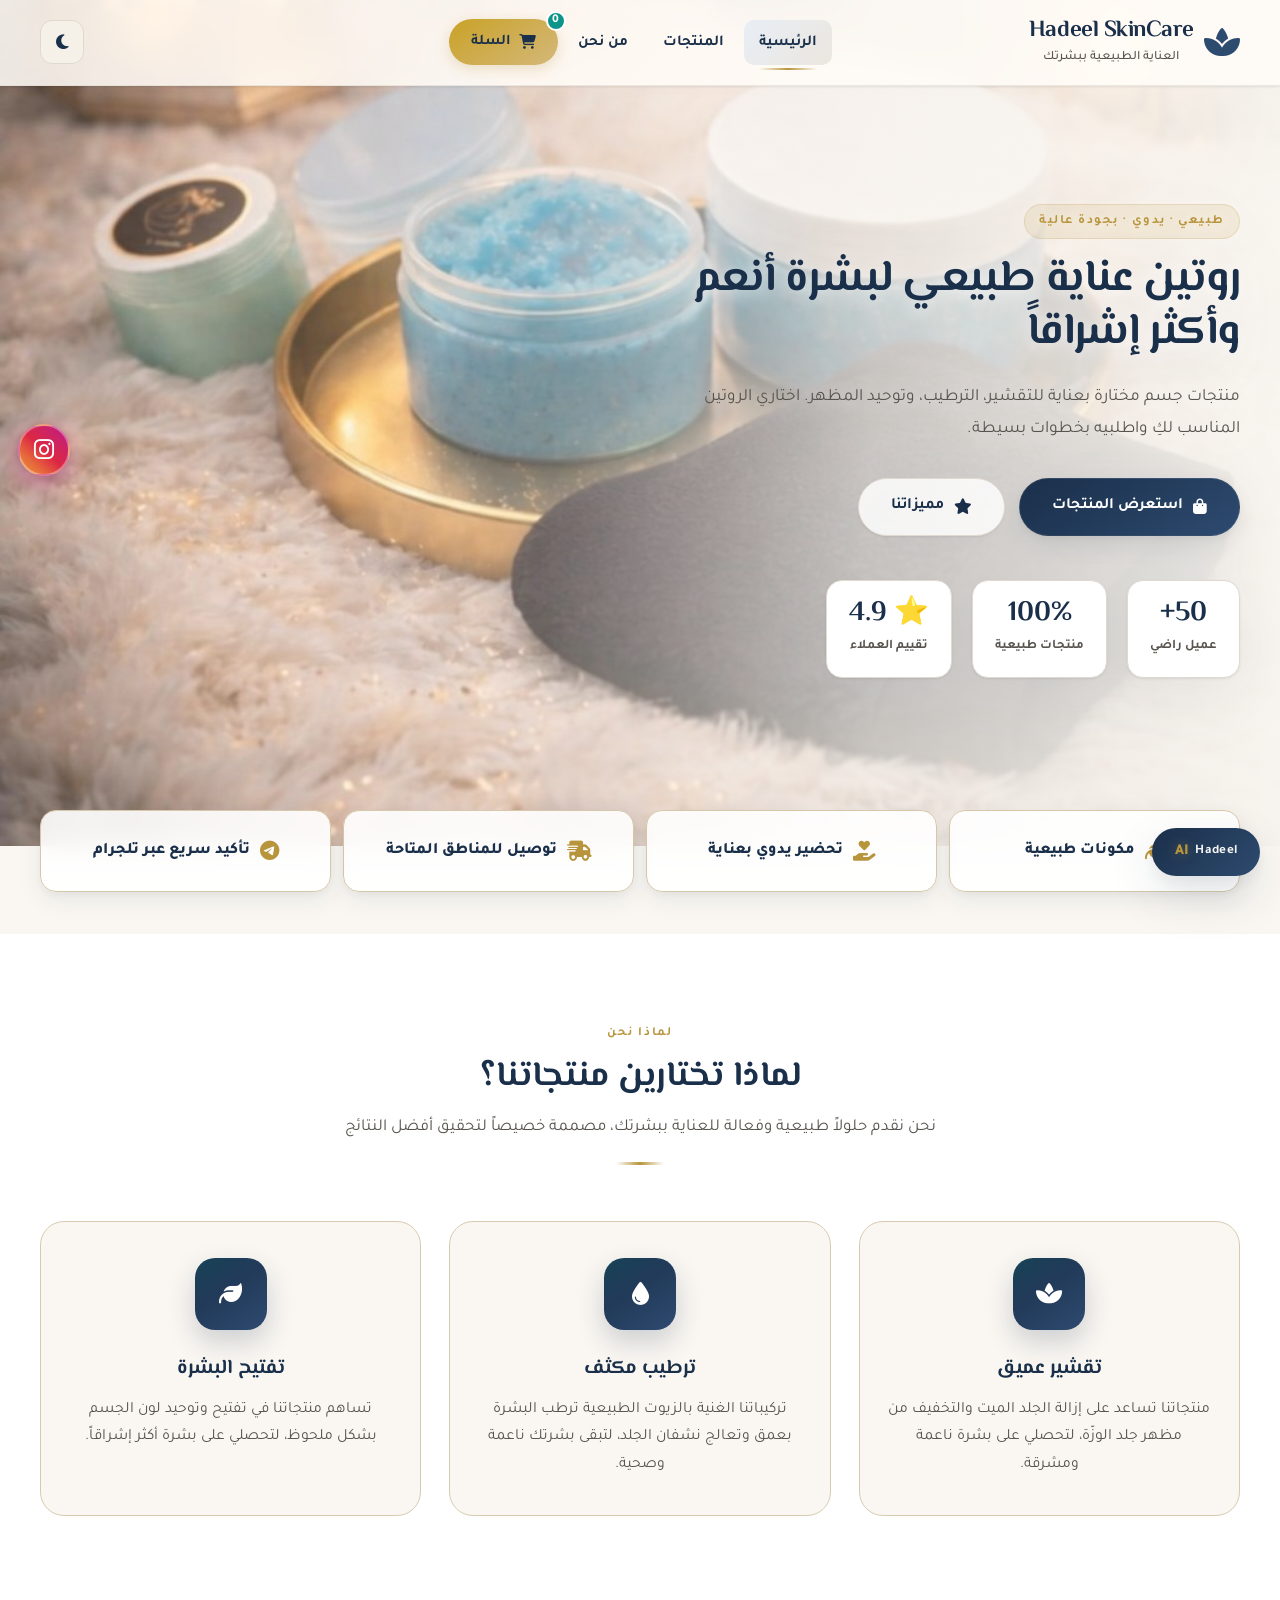
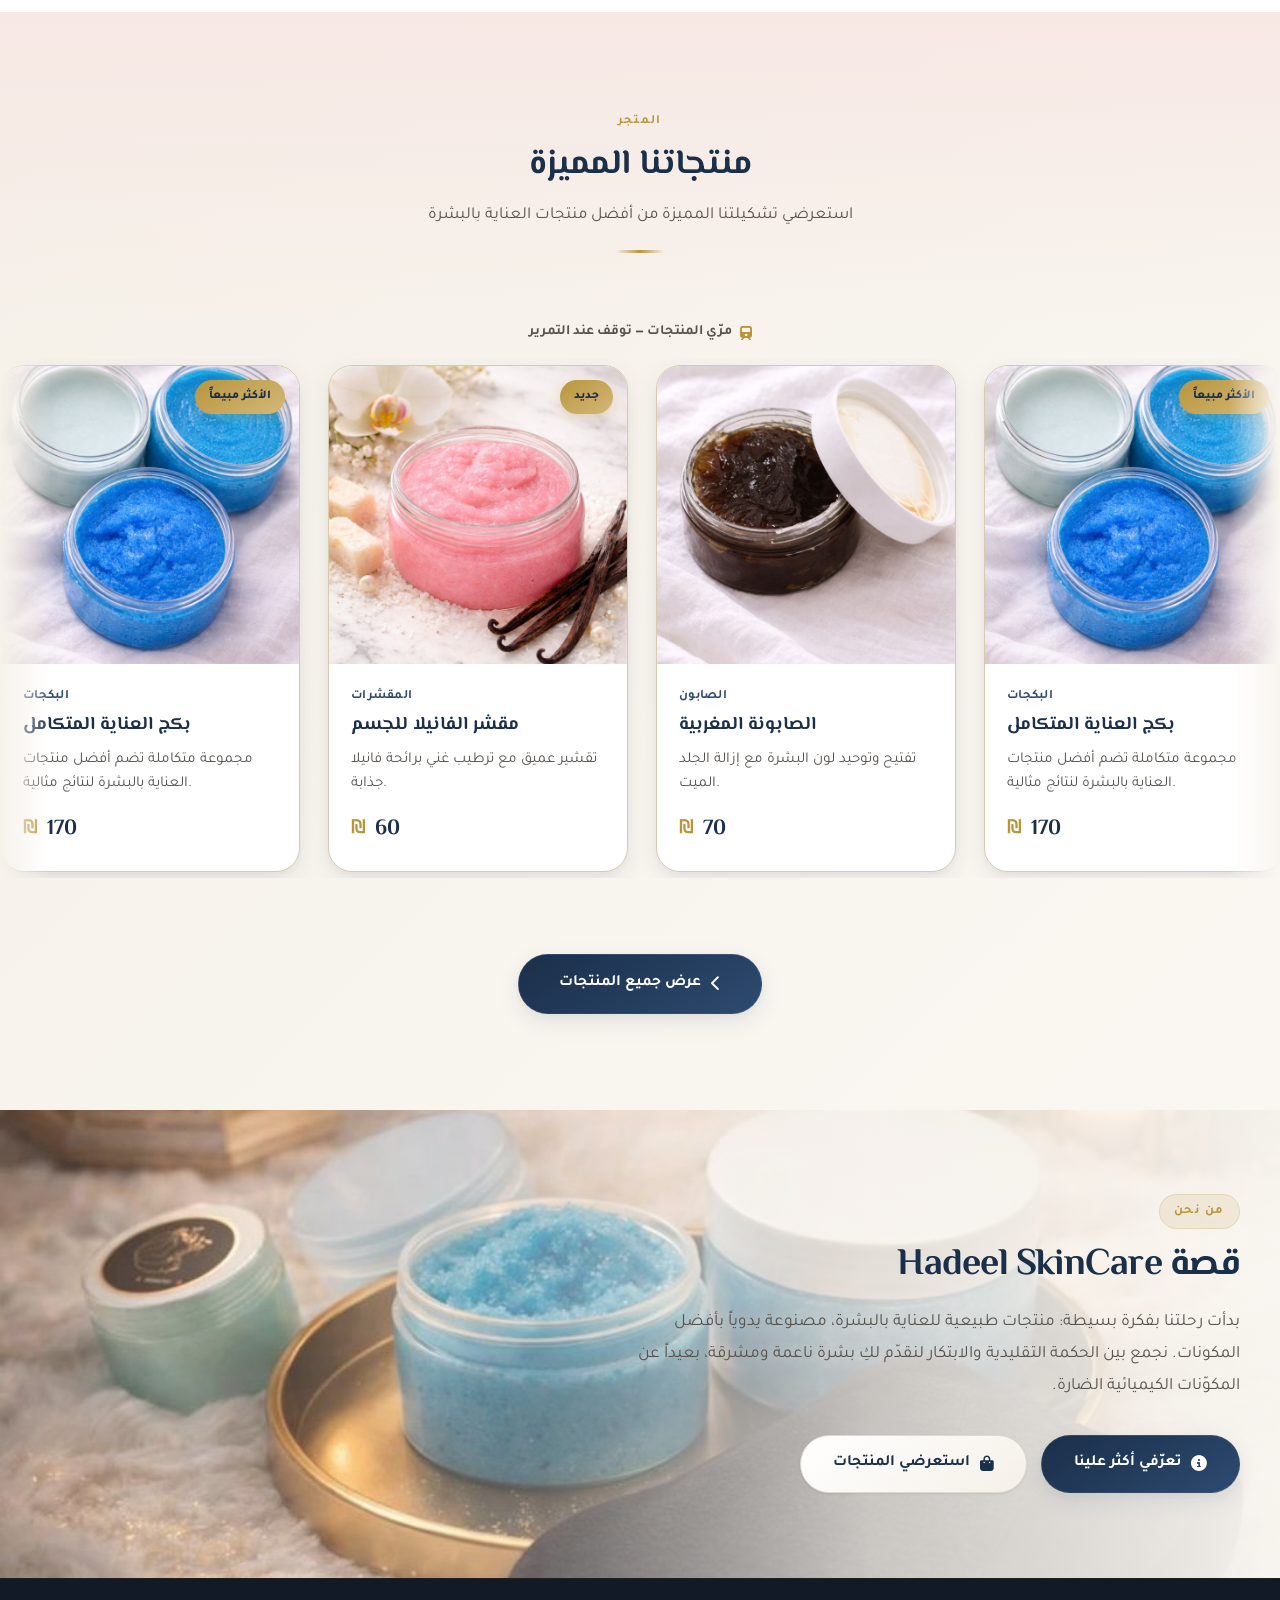
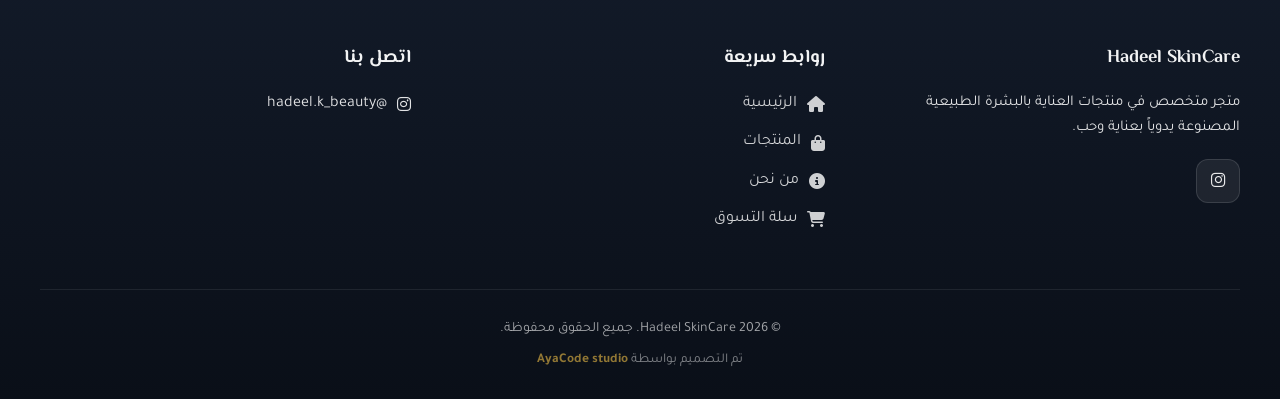
<file: index.html>
<!DOCTYPE html>
<html lang="ar" dir="rtl">
<head>
    <meta charset="UTF-8">
    <meta name="viewport" content="width=device-width, initial-scale=1.0, viewport-fit=cover">
    <meta name="theme-color" content="#1a2f4a">
    <script>try{var t=localStorage.getItem('hadeel-theme');if(t==='dark'||t==='light')document.documentElement.setAttribute('data-theme',t);}catch(e){}</script>
    <meta name="description" content="Hadeel SkinCare - منتجات طبيعية للعناية بالبشرة. تقشير عميق، ترطيب مكثف، تفتيح البشرة">
    <title>Hadeel SkinCare - العناية الطبيعية ببشرتك</title>
    
    <link rel="stylesheet" href="https://cdnjs.cloudflare.com/ajax/libs/font-awesome/6.4.0/css/all.min.css">
    <link href="https://fonts.googleapis.com/css2?family=El+Messiri:wght@500;600;700&family=Tajawal:wght@300;400;500;600;700;800&display=swap" rel="stylesheet">

    <link rel="stylesheet" href="styles.css">
</head>
<body>
    <a href="https://instagram.com/hadeel.k_beauty" class="instagram-side-float" target="_blank" rel="noopener noreferrer" aria-label="إنستغرام Hadeel SkinCare — @hadeel.k_beauty">
        <i class="fab fa-instagram" aria-hidden="true"></i>
    </a>
    <!-- الهيدر -->
    <header class="header" id="header">
        <div class="container">
            <nav class="navbar">
                <a href="index.html" class="logo">
                    <i class="fas fa-spa"></i>
                    <div class="logo-text">
                        <h1>Hadeel SkinCare</h1>
                        <p>العناية الطبيعية ببشرتك</p>
                    </div>
                </a>
                <div class="nav-links" id="navLinks">
                    <a href="index.html" class="nav-link active">الرئيسية</a>
                    <a href="products.html" class="nav-link">المنتجات</a>
                    <a href="about.html" class="nav-link">من نحن</a>
                    <a href="cart.html" class="cart-btn">
                        <i class="fas fa-shopping-cart"></i>
                        <span>السلة</span>
                        <span class="cart-count" id="cartCount">0</span>
                    </a>
                </div>
                <div class="navbar-end">
                    <button type="button" class="theme-toggle" id="themeToggle" aria-label="تفعيل الوضع الداكن">
                        <i class="fas fa-moon theme-toggle__icon theme-toggle__icon--moon" aria-hidden="true"></i>
                        <i class="fas fa-sun theme-toggle__icon theme-toggle__icon--sun" aria-hidden="true"></i>
                    </button>
                    <button type="button" class="mobile-menu-btn" id="mobileMenuBtn" aria-label="فتح القائمة">
                        <i class="fas fa-bars"></i>
                    </button>
                </div>
            </nav>
        </div>
    </header>

    <!-- Hero section: صورة بملء الشاشة تحت الهيدر -->
    <section class="hero hero-section" id="hero" aria-label="مقدمة الموقع">
        <div class="hero-media" aria-hidden="true">
            <img src="./images/hero-main.png" alt="" class="hero-media__img" fetchpriority="high"
                 onerror="this.closest('.hero-media').classList.add('hero-media--fallback'); this.style.display='none';">
        </div>
        <div class="hero-media-scrim" aria-hidden="true"></div>
        <div class="container hero-inner">
            <div class="hero-content">
                <div class="hero-text">
                    <span class="hero-eyebrow">طبيعي · يدوي · بجودة عالية</span>
                    <h1>روتين عناية طبيعي لبشرة أنعم وأكثر إشراقاً</h1>
                    <p>منتجات جسم مختارة بعناية للتقشير، الترطيب، وتوحيد المظهر. اختاري الروتين المناسب لكِ واطلبيه بخطوات بسيطة.</p>
                    <div class="hero-cta">
                        <a href="products.html" class="btn">
                            <i class="fas fa-shopping-bag"></i>
                            استعرض المنتجات
                        </a>
                        <a href="#features" class="btn btn-secondary">
                            <i class="fas fa-star"></i>
                            مميزاتنا
                        </a>
                    </div>
                    <div class="hero-stats">
                        <div class="stat">
                            <span class="stat-number">50+</span>
                            <span class="stat-label">عميل راضي</span>
                        </div>
                        <div class="stat">
                            <span class="stat-number">100%</span>
                            <span class="stat-label">منتجات طبيعية</span>
                        </div>
                        <div class="stat">
                            <span class="stat-number">⭐ 4.9</span>
                            <span class="stat-label">تقييم العملاء</span>
                        </div>
                    </div>
                </div>
            </div>
        </div>
    </section>

    <section class="trust-strip" aria-label="مميزات التسوق">
        <div class="container trust-strip__grid">
            <div class="trust-strip__item">
                <i class="fas fa-leaf" aria-hidden="true"></i>
                <span>مكونات طبيعية</span>
            </div>
            <div class="trust-strip__item">
                <i class="fas fa-hand-holding-heart" aria-hidden="true"></i>
                <span>تحضير يدوي بعناية</span>
            </div>
            <div class="trust-strip__item">
                <i class="fas fa-truck-fast" aria-hidden="true"></i>
                <span>توصيل للمناطق المتاحة</span>
            </div>
            <div class="trust-strip__item">
                <i class="fab fa-telegram-plane" aria-hidden="true"></i>
                <span>تأكيد سريع عبر تلجرام</span>
            </div>
        </div>
    </section>

    <!-- قسم الميزات -->
    <section class="features" id="features">
        <div class="container">
            <div class="section-title">
                <span class="eyebrow">لماذا نحن</span>
                <h2>لماذا تختارين منتجاتنا؟</h2>
                <p>نحن نقدم حلولاً طبيعية وفعالة للعناية ببشرتك، مصممة خصيصاً لتحقيق أفضل النتائج</p>
            </div>
            
            <div class="features-grid">
                <div class="feature-card">
                    <div class="feature-icon">
                        <i class="fas fa-spa"></i>
                    </div>
                    <h3>تقشير عميق</h3>
                    <p>منتجاتنا تساعد على إزالة الجلد الميت والتخفيف من مظهر جلد الوزّة، لتحصلي على بشرة ناعمة ومشرقة.</p>
                </div>
                
                <div class="feature-card">
                    <div class="feature-icon">
                        <i class="fas fa-tint"></i>
                    </div>
                    <h3>ترطيب مكثف</h3>
                    <p>تركيباتنا الغنية بالزيوت الطبيعية ترطب البشرة بعمق وتعالج نشفان الجلد، لتبقى بشرتك ناعمة وصحية.</p>
                </div>
                
                <div class="feature-card">
                    <div class="feature-icon">
                        <i class="fas fa-leaf"></i>
                    </div>
                    <h3>تفتيح البشرة</h3>
                    <p>تساهم منتجاتنا في تفتيح وتوحيد لون الجسم بشكل ملحوظ، لتحصلي على بشرة أكثر إشراقاً.</p>
                </div>
            </div>
        </div>
    </section>

    <!-- قسم المنتجات -->
    <section class="products-preview" id="products">
        <div class="container">
            <div class="section-title">
                <span class="eyebrow">المتجر</span>
                <h2>منتجاتنا المميزة</h2>
                <p>استعرضي تشكيلتنا المميزة من أفضل منتجات العناية بالبشرة</p>
            </div>
            
        </div>

        <div class="products-train-fullbleed">
            <p class="products-train-hint"><i class="fas fa-train" aria-hidden="true"></i> مرّي المنتجات — توقف عند التمرير</p>
            <div class="products-train" dir="ltr">
                <div class="products-train-track">
                    <div class="products-train-group" aria-hidden="false">
                        <div class="product-card" onclick="window.location.href='products.html'">
                            <div class="product-image">
                                <div class="image-loading"></div>
                                <img src="./images/product-bundle-nila.png" alt="بكج النيلة — مرطبانات مقشر وكريم بدرجات الأزرق على خلفية بيضاء - Hadeel SkinCare"
                                     onload="this.previousElementSibling.style.display='none';"
                                     onerror="this.style.display='none'; this.previousElementSibling.style.display='none';">
                                <span class="product-badge">الأكثر مبيعاً</span>
                                <div class="image-error" style="display: none;">
                                    <i class="fas fa-gift"></i>
                                    <p>بكج العناية المتكامل</p>
                                </div>
                            </div>
                            <div class="product-content">
                                <div class="product-category">البكجات</div>
                                <h3 class="product-title">بكج العناية المتكامل</h3>
                                <p class="product-description">مجموعة متكاملة تضم أفضل منتجات العناية بالبشرة لنتائج مثالية.</p>
                                <div class="product-price">170</div>
                            </div>
                        </div>
                        <div class="product-card" onclick="window.location.href='products.html'">
                            <div class="product-image">
                                <div class="image-loading"></div>
                                <img src="./images/product-vanilla-scrub.png" alt="مقشر فانيلا وردي في مرطبان على رخام أبيض مع حبوب فانيلا وأوركيد - Hadeel SkinCare"
                                     onload="this.previousElementSibling.style.display='none';"
                                     onerror="this.style.display='none'; this.previousElementSibling.style.display='none';">
                                <span class="product-badge">جديد</span>
                                <div class="image-error" style="display: none;">
                                    <i class="fas fa-scrubber"></i>
                                    <p>مقشر الفانيلا</p>
                                </div>
                            </div>
                            <div class="product-content">
                                <div class="product-category">المقشرات</div>
                                <h3 class="product-title">مقشر الفانيلا للجسم</h3>
                                <p class="product-description">تقشير عميق مع ترطيب غني برائحة فانيلا جذابة.</p>
                                <div class="product-price">60</div>
                            </div>
                        </div>
                        <div class="product-card" onclick="window.location.href='products.html'">
                            <div class="product-image">
                                <div class="image-loading"></div>
                                <img src="./images/product-moroccan-soap.png" alt="صابونة مغربية سوداء في مرطبان زجاجي مع غطاء أبيض على قماش أبيض - Hadeel SkinCare"
                                     onload="this.previousElementSibling.style.display='none';"
                                     onerror="this.style.display='none'; this.previousElementSibling.style.display='none';">
                                <div class="image-error" style="display: none;">
                                    <i class="fas fa-soap"></i>
                                    <p>الصابونة المغربية</p>
                                </div>
                            </div>
                            <div class="product-content">
                                <div class="product-category">الصابون</div>
                                <h3 class="product-title">الصابونة المغربية</h3>
                                <p class="product-description">تفتيح وتوحيد لون البشرة مع إزالة الجلد الميت.</p>
                                <div class="product-price">70</div>
                            </div>
                        </div>
                    </div>
                    <div class="products-train-group" aria-hidden="true">
                        <div class="product-card" onclick="window.location.href='products.html'" tabindex="-1">
                            <div class="product-image">
                                <div class="image-loading"></div>
                                <img src="./images/product-bundle-nila.png" alt="" loading="lazy"
                                     onload="this.previousElementSibling.style.display='none';"
                                     onerror="this.style.display='none'; this.previousElementSibling.style.display='none';">
                                <span class="product-badge">الأكثر مبيعاً</span>
                                <div class="image-error" style="display: none;">
                                    <i class="fas fa-gift"></i>
                                    <p>بكج العناية المتكامل</p>
                                </div>
                            </div>
                            <div class="product-content">
                                <div class="product-category">البكجات</div>
                                <h3 class="product-title">بكج العناية المتكامل</h3>
                                <p class="product-description">مجموعة متكاملة تضم أفضل منتجات العناية بالبشرة لنتائج مثالية.</p>
                                <div class="product-price">170</div>
                            </div>
                        </div>
                        <div class="product-card" onclick="window.location.href='products.html'" tabindex="-1">
                            <div class="product-image">
                                <div class="image-loading"></div>
                                <img src="./images/product-vanilla-scrub.png" alt="" loading="lazy"
                                     onload="this.previousElementSibling.style.display='none';"
                                     onerror="this.style.display='none'; this.previousElementSibling.style.display='none';">
                                <span class="product-badge">جديد</span>
                                <div class="image-error" style="display: none;">
                                    <i class="fas fa-scrubber"></i>
                                    <p>مقشر الفانيلا</p>
                                </div>
                            </div>
                            <div class="product-content">
                                <div class="product-category">المقشرات</div>
                                <h3 class="product-title">مقشر الفانيلا للجسم</h3>
                                <p class="product-description">تقشير عميق مع ترطيب غني برائحة فانيلا جذابة.</p>
                                <div class="product-price">60</div>
                            </div>
                        </div>
                        <div class="product-card" onclick="window.location.href='products.html'" tabindex="-1">
                            <div class="product-image">
                                <div class="image-loading"></div>
                                <img src="./images/product-moroccan-soap.png" alt="" loading="lazy"
                                     onload="this.previousElementSibling.style.display='none';"
                                     onerror="this.style.display='none'; this.previousElementSibling.style.display='none';">
                                <div class="image-error" style="display: none;">
                                    <i class="fas fa-soap"></i>
                                    <p>الصابونة المغربية</p>
                                </div>
                            </div>
                            <div class="product-content">
                                <div class="product-category">الصابون</div>
                                <h3 class="product-title">الصابونة المغربية</h3>
                                <p class="product-description">تفتيح وتوحيد لون البشرة مع إزالة الجلد الميت.</p>
                                <div class="product-price">70</div>
                            </div>
                        </div>
                    </div>
                </div>
            </div>
        </div>

        <div class="container">
            <div class="section-cta">
                <a href="products.html" class="btn">
                    <i class="fas fa-chevron-left"></i>
                    عرض جميع المنتجات
                </a>
            </div>
        </div>
    </section>

    <!-- من نحن — هيرو بنفس أسلوب الصفحة الرئيسية -->
    <section class="hero home-about-hero" id="about" aria-label="من نحن">
        <div class="hero-media" aria-hidden="true">
            <img src="./images/image22.jpeg" alt="" class="hero-media__img" loading="lazy"
                 onerror="this.closest('.hero-media').classList.add('hero-media--fallback'); this.style.display='none';">
        </div>
        <div class="hero-media-scrim" aria-hidden="true"></div>
        <div class="container hero-inner">
            <div class="hero-content">
                <div class="hero-text">
                    <span class="hero-eyebrow">من نحن</span>
                    <h2>قصة Hadeel SkinCare</h2>
                    <p>بدأت رحلتنا بفكرة بسيطة: منتجات طبيعية للعناية بالبشرة، مصنوعة يدوياً بأفضل المكونات. نجمع بين الحكمة التقليدية والابتكار لنقدّم لكِ بشرة ناعمة ومشرقة، بعيداً عن المكوّنات الكيميائية الضارة.</p>
                    <div class="hero-cta">
                        <a href="about.html" class="btn">
                            <i class="fas fa-info-circle"></i>
                            تعرّفي أكثر علينا
                        </a>
                        <a href="products.html" class="btn btn-secondary">
                            <i class="fas fa-shopping-bag"></i>
                            استعرضي المنتجات
                        </a>
                    </div>
                </div>
            </div>
        </div>
    </section>

    <footer class="footer site-footer">
        <div class="container">
            <div class="footer-content">
                <div class="footer-section footer-brand">
                    <h3>Hadeel SkinCare</h3>
                    <p class="footer-brand-text">متجر متخصص في منتجات العناية بالبشرة الطبيعية المصنوعة يدوياً بعناية وحب.</p>
                    <div class="footer-social">
                        <a href="https://instagram.com/hadeel.k_beauty" target="_blank" rel="noopener noreferrer" class="footer-social-link" aria-label="إنستغرام"><i class="fab fa-instagram"></i></a>
                    </div>
                </div>
                <div class="footer-section">
                    <h3>روابط سريعة</h3>
                    <ul class="footer-links">
                        <li><a href="index.html"><i class="fas fa-home"></i> الرئيسية</a></li>
                        <li><a href="products.html"><i class="fas fa-shopping-bag"></i> المنتجات</a></li>
                        <li><a href="about.html"><i class="fas fa-info-circle"></i> من نحن</a></li>
                        <li><a href="cart.html"><i class="fas fa-shopping-cart"></i> سلة التسوق</a></li>
                    </ul>
                </div>
                <div class="footer-section">
                    <h3>اتصل بنا</h3>
                    <ul class="footer-links">
                        <li><a href="https://instagram.com/hadeel.k_beauty" target="_blank" rel="noopener noreferrer" class="footer-contact-link"><i class="fab fa-instagram"></i> @hadeel.k_beauty</a></li>
                    </ul>
                </div>
            </div>
            <div class="footer-bottom">
                <p class="footer-copyright">© <span id="currentYear">2024</span> Hadeel SkinCare. جميع الحقوق محفوظة.</p>
                <p class="footer-credit-line">تم التصميم بواسطة <a href="https://instagram.com/aya.code1" target="_blank" rel="noopener noreferrer">AyaCode studio</a></p>
            </div>
        </div>
    </footer>

    <!-- زر العودة للأعلى -->
    <button class="back-to-top" id="backToTop" aria-label="العودة إلى أعلى الصفحة">
        <i class="fas fa-arrow-up"></i>
    </button>

    <script src="theme.js"></script>
    <script src="telegram-config.js"></script>
    <script src="telegram-notify.js"></script>
    <script src="chatbot.js"></script>
    <script>
        document.addEventListener('DOMContentLoaded', function() {
            // تحديث سنة الفوتر
            document.getElementById('currentYear').textContent = new Date().getFullYear();
            
            // إدارة القائمة للجوال
            const mobileMenuBtn = document.getElementById('mobileMenuBtn');
            const navLinks = document.getElementById('navLinks');
            
            mobileMenuBtn.addEventListener('click', function() {
                navLinks.classList.toggle('active');
                this.innerHTML = navLinks.classList.contains('active') 
                    ? '<i class="fas fa-times"></i>' 
                    : '<i class="fas fa-bars"></i>';
            });
            
            // إغلاق القائمة عند النقر على رابط
            document.querySelectorAll('.nav-link').forEach(link => {
                link.addEventListener('click', () => {
                    navLinks.classList.remove('active');
                    mobileMenuBtn.innerHTML = '<i class="fas fa-bars"></i>';
                });
            });

            const cartBtnNav = document.querySelector('.cart-btn');
            if (cartBtnNav) {
                cartBtnNav.addEventListener('click', () => {
                    navLinks.classList.remove('active');
                    mobileMenuBtn.innerHTML = '<i class="fas fa-bars"></i>';
                });
            }
            
            // تأثير التمرير على الهيدر
            const header = document.getElementById('header');
            window.addEventListener('scroll', function() {
                if (window.pageYOffset > 50) {
                    header.classList.add('scrolled');
                } else {
                    header.classList.remove('scrolled');
                }
            });
            
            // زر العودة للأعلى
            const backToTopBtn = document.getElementById('backToTop');
            
            window.addEventListener('scroll', function() {
                if (window.pageYOffset > 300) {
                    backToTopBtn.classList.add('show');
                } else {
                    backToTopBtn.classList.remove('show');
                }
            });
            
            backToTopBtn.addEventListener('click', function() {
                window.scrollTo({
                    top: 0,
                    behavior: 'smooth'
                });
            });
            
            // تحديث عدد المنتجات في السلة
            function updateCartCount() {
                try {
                    const cart = JSON.parse(localStorage.getItem('hadeelCart') || '[]');
                    const total = cart.reduce((sum, item) => sum + (item.quantity || 1), 0);
                    document.getElementById('cartCount').textContent = total;
                } catch (e) {
                    console.error('Error updating cart count:', e);
                }
            }
            
            // معالجة أخطاء الصور
            function handleImageErrors() {
                document.querySelectorAll('.product-image img').forEach(img => {
                    img.addEventListener('error', function() {
                        this.style.display = 'none';
                        const loadingElement = this.previousElementSibling;
                        if (loadingElement && loadingElement.classList.contains('image-loading')) {
                            loadingElement.style.display = 'none';
                        }
                        
                        // إظهار البديل
                        const errorDiv = this.nextElementSibling;
                        if (errorDiv && errorDiv.classList.contains('image-error')) {
                            errorDiv.style.display = 'flex';
                        }
                    });
                    
                    img.addEventListener('load', function() {
                        const loadingElement = this.previousElementSibling;
                        if (loadingElement && loadingElement.classList.contains('image-loading')) {
                            loadingElement.style.display = 'none';
                        }
                    });
                });
            }
            
            // تشغيل معالجة أخطاء الصور
            handleImageErrors();
            
            // تحديث عدد المنتجات عند التحميل
            updateCartCount();
        });
    </script>
</body>
</html>
</file>
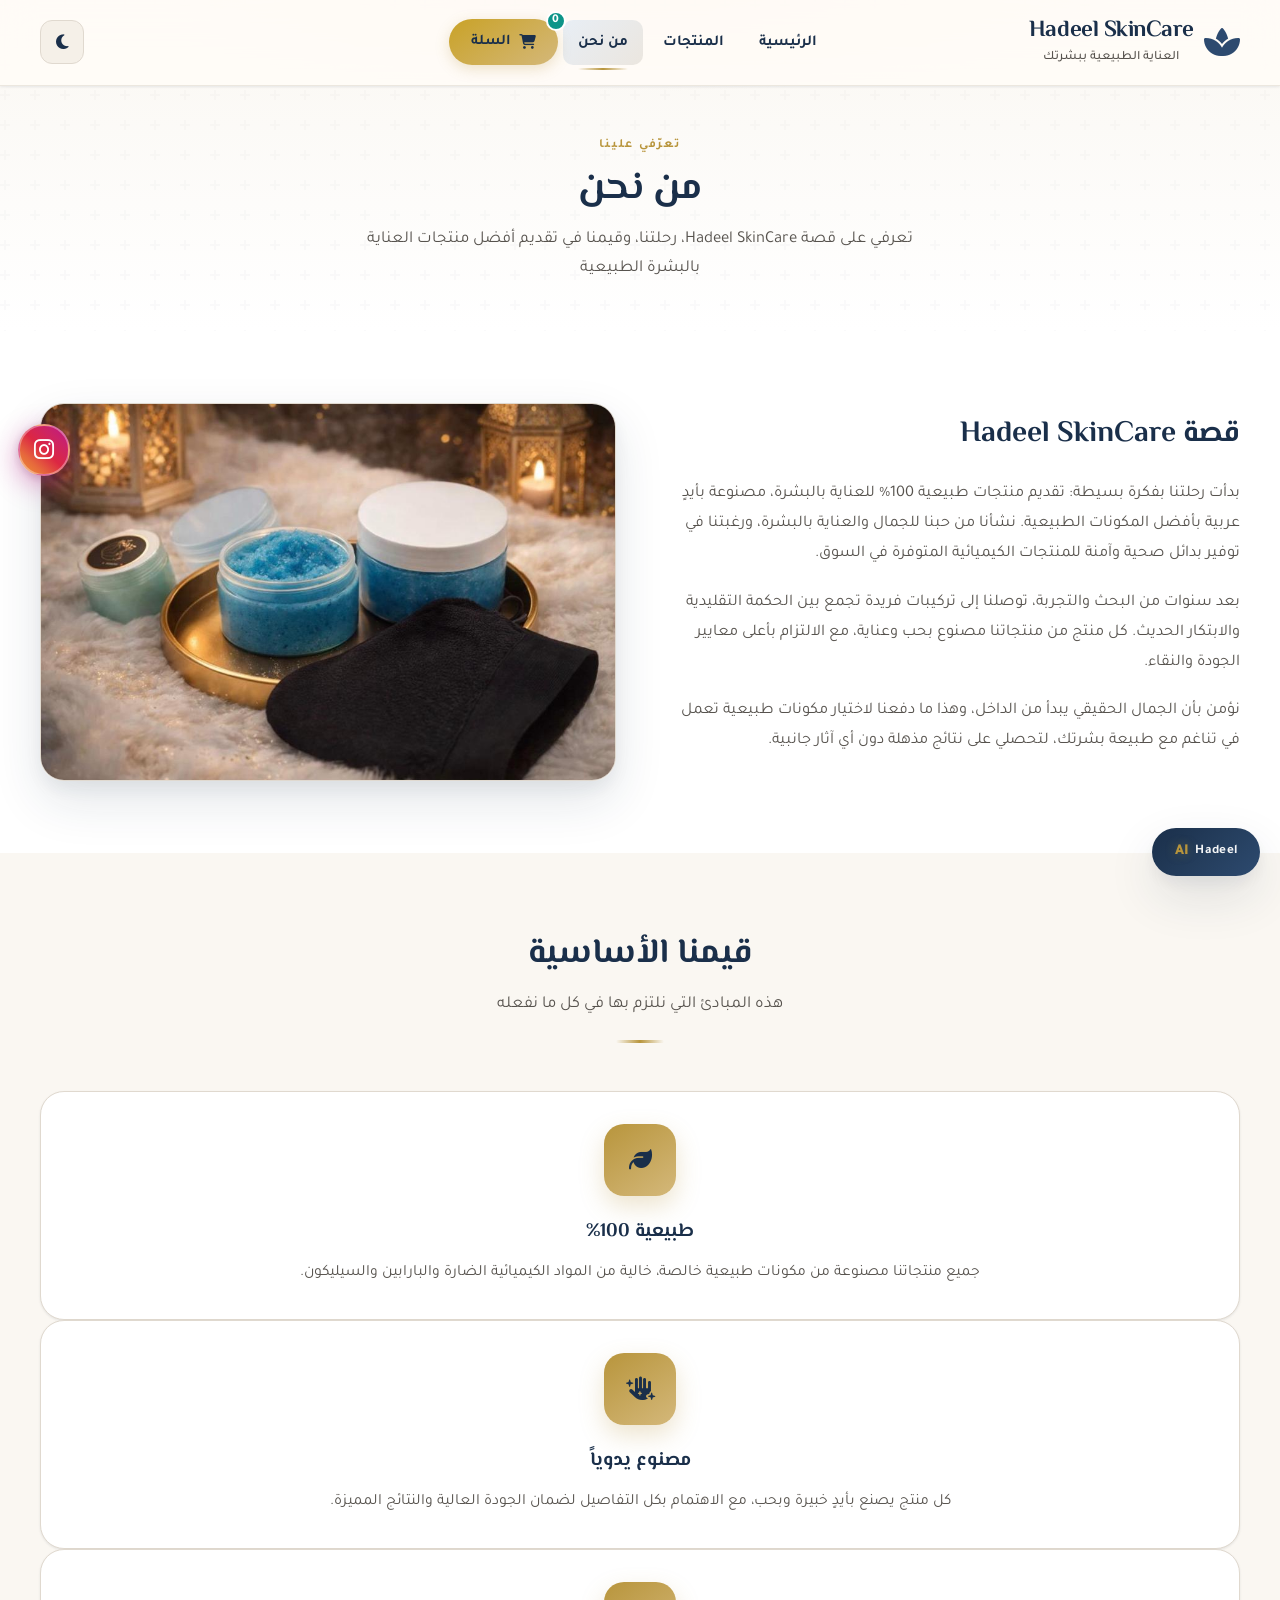
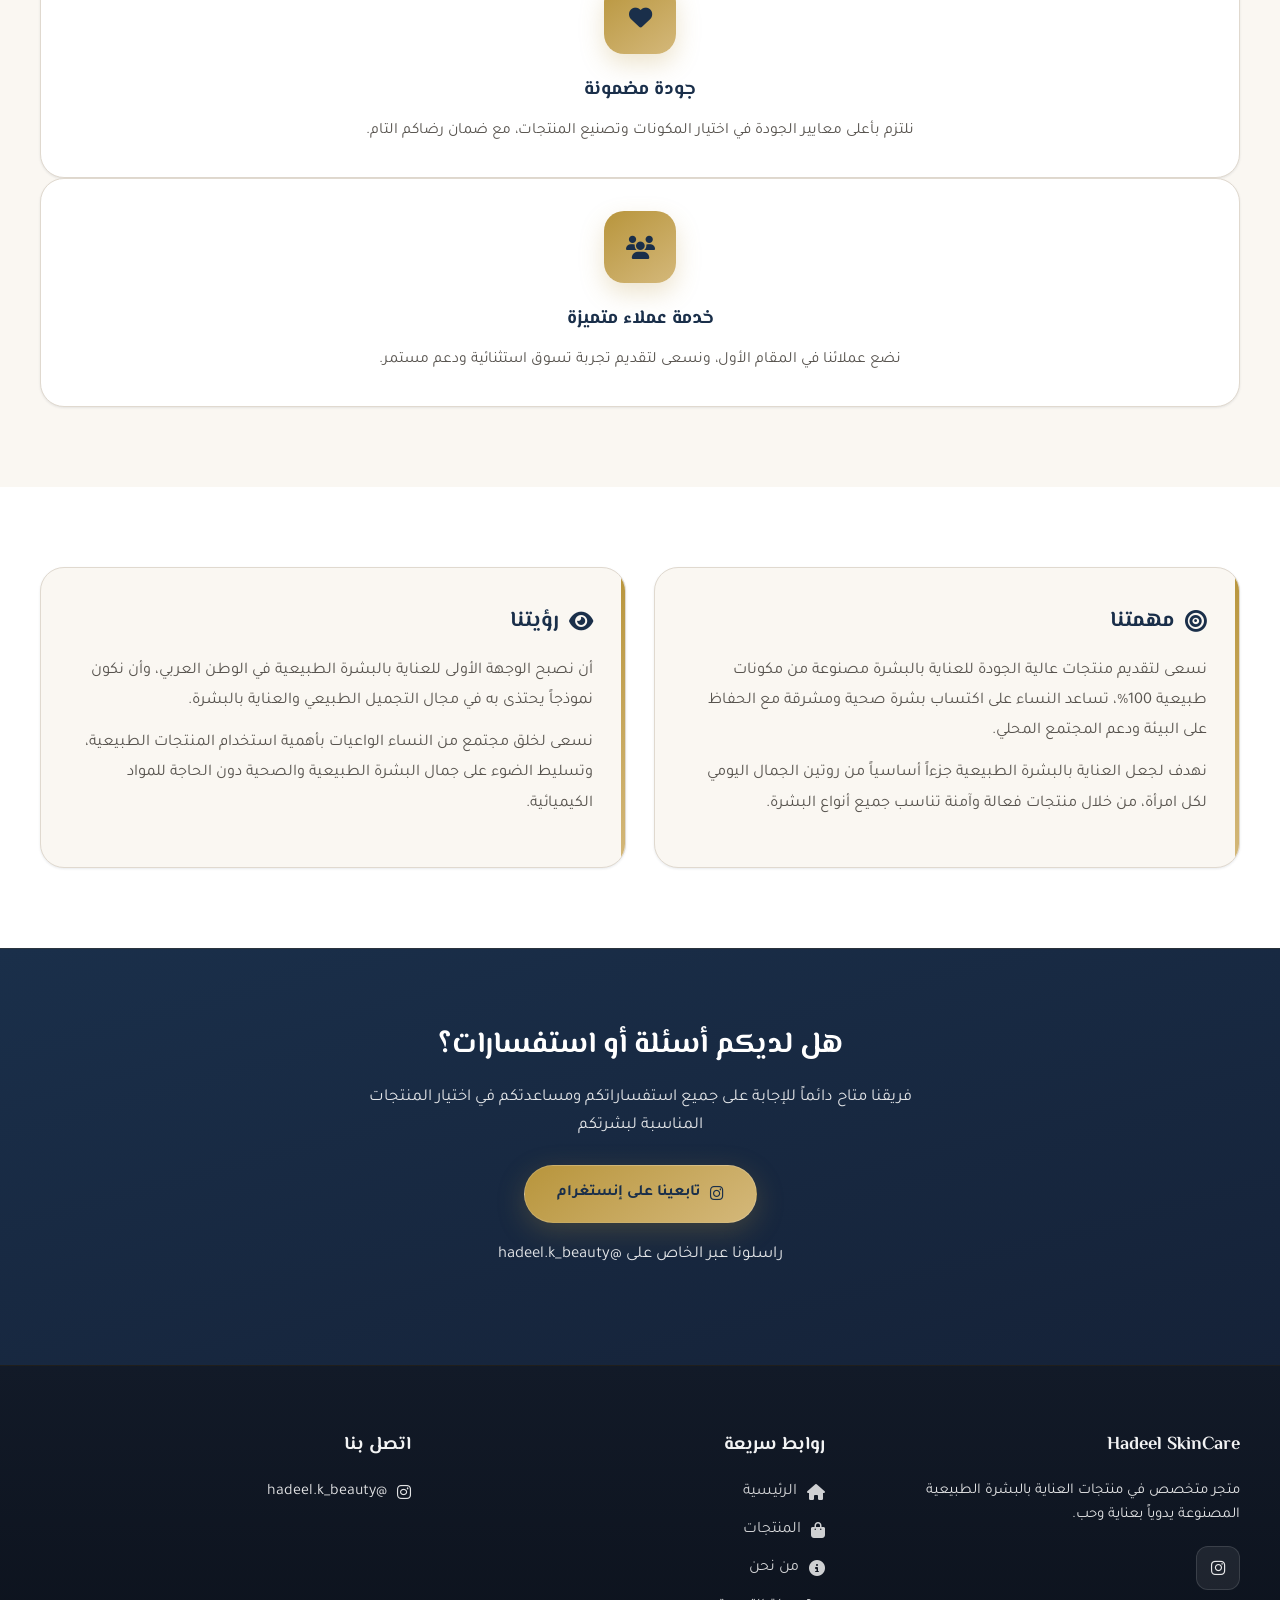
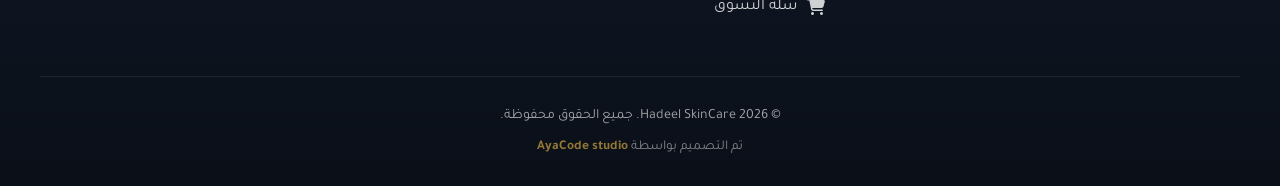
<file: about.html>
<!DOCTYPE html>
<html lang="ar" dir="rtl">
<head>
    <meta charset="UTF-8">
    <meta name="viewport" content="width=device-width, initial-scale=1.0, viewport-fit=cover">
    <meta name="theme-color" content="#1a2f4a">
    <script>try{var t=localStorage.getItem('hadeel-theme');if(t==='dark'||t==='light')document.documentElement.setAttribute('data-theme',t);}catch(e){}</script>
    <meta name="description" content="تعرفي على Hadeel SkinCare - قصتنا، رؤيتنا، ورسالتنا في تقديم أفضل منتجات العناية بالبشرة الطبيعية">
    <title>من نحن - Hadeel SkinCare</title>
    <link rel="stylesheet" href="https://cdnjs.cloudflare.com/ajax/libs/font-awesome/6.4.0/css/all.min.css">
    <link href="https://fonts.googleapis.com/css2?family=El+Messiri:wght@500;600;700&family=Tajawal:wght@300;400;500;600;700;800&display=swap" rel="stylesheet">
    <link rel="stylesheet" href="styles.css">
</head>
<body>
    <a href="https://instagram.com/hadeel.k_beauty" class="instagram-side-float" target="_blank" rel="noopener noreferrer" aria-label="إنستغرام Hadeel SkinCare — @hadeel.k_beauty">
        <i class="fab fa-instagram" aria-hidden="true"></i>
    </a>
    <!-- الهيدر -->
    <header class="header" id="header">
        <div class="container">
            <nav class="navbar">
                <a href="index.html" class="logo">
                    <i class="fas fa-spa"></i>
                    <div class="logo-text">
                        <h1>Hadeel SkinCare</h1>
                        <p>العناية الطبيعية ببشرتك</p>
                    </div>
                </a>
                <div class="nav-links" id="navLinks">
                    <a href="index.html" class="nav-link">الرئيسية</a>
                    <a href="products.html" class="nav-link">المنتجات</a>
                    <a href="about.html" class="nav-link active">من نحن</a>
                    <a href="cart.html" class="cart-btn">
                        <i class="fas fa-shopping-cart"></i>
                        <span>السلة</span>
                        <span class="cart-count" id="cartCount">0</span>
                    </a>
                </div>
                <div class="navbar-end">
                    <button type="button" class="theme-toggle" id="themeToggle" aria-label="تفعيل الوضع الداكن">
                        <i class="fas fa-moon theme-toggle__icon theme-toggle__icon--moon" aria-hidden="true"></i>
                        <i class="fas fa-sun theme-toggle__icon theme-toggle__icon--sun" aria-hidden="true"></i>
                    </button>
                    <button type="button" class="mobile-menu-btn" id="mobileMenuBtn" aria-label="فتح القائمة">
                        <i class="fas fa-bars"></i>
                    </button>
                </div>
            </nav>
        </div>
    </header>

    <!-- هيرو الصفحة -->
    <section class="page-hero">
        <div class="container">
            <span class="eyebrow">تعرّفي علينا</span>
            <h1>من نحن</h1>
            <p>تعرفي على قصة Hadeel SkinCare، رحلتنا، وقيمنا في تقديم أفضل منتجات العناية بالبشرة الطبيعية</p>
        </div>
    </section>

    <!-- قسم عنا -->
    <section class="about-section">
        <div class="container">
            <div class="about-content">
                <div class="about-text">
                    <h2>قصة Hadeel SkinCare</h2>
                    <p>بدأت رحلتنا بفكرة بسيطة: تقديم منتجات طبيعية 100% للعناية بالبشرة، مصنوعة بأيدٍ عربية بأفضل المكونات الطبيعية. نشأنا من حبنا للجمال والعناية بالبشرة، ورغبتنا في توفير بدائل صحية وآمنة للمنتجات الكيميائية المتوفرة في السوق.</p>
                    <p>بعد سنوات من البحث والتجربة، توصلنا إلى تركيبات فريدة تجمع بين الحكمة التقليدية والابتكار الحديث. كل منتج من منتجاتنا مصنوع بحب وعناية، مع الالتزام بأعلى معايير الجودة والنقاء.</p>
                    <p>نؤمن بأن الجمال الحقيقي يبدأ من الداخل، وهذا ما دفعنا لاختيار مكونات طبيعية تعمل في تناغم مع طبيعة بشرتك، لتحصلي على نتائج مذهلة دون أي آثار جانبية.</p>
                </div>
                
                <div class="about-image">
                    <img src="./images/image22.jpeg" alt="قصة Hadeel SkinCare" 
                         onerror="handleImageError(this)">
                    <div class="image-error" style="display: none;">
                        <i class="fas fa-heart"></i>
                        <p>Hadeel SkinCare</p>
                        <p style="font-size: 0.9rem; margin-top: 10px;">من قلب عملنا إلى بشرتكم</p>
                    </div>
                </div>
            </div>
        </div>
    </section>

    <!-- قسم القيم -->
    <section class="values-section">
        <div class="container">
            <div class="section-title">
                <h2>قيمنا الأساسية</h2>
                <p>هذه المبادئ التي نلتزم بها في كل ما نفعله</p>
            </div>
            
            <div class="values-grid">
                <div class="value-card">
                    <div class="value-icon">
                        <i class="fas fa-leaf"></i>
                    </div>
                    <h3>طبيعية 100%</h3>
                    <p>جميع منتجاتنا مصنوعة من مكونات طبيعية خالصة، خالية من المواد الكيميائية الضارة والبارابين والسيليكون.</p>
                </div>
                
                <div class="value-card">
                    <div class="value-icon">
                        <i class="fas fa-hand-sparkles"></i>
                    </div>
                    <h3>مصنوع يدوياً</h3>
                    <p>كل منتج يصنع بأيدٍ خبيرة وبحب، مع الاهتمام بكل التفاصيل لضمان الجودة العالية والنتائج المميزة.</p>
                </div>
                
                <div class="value-card">
                    <div class="value-icon">
                        <i class="fas fa-heart"></i>
                    </div>
                    <h3>جودة مضمونة</h3>
                    <p>نلتزم بأعلى معايير الجودة في اختيار المكونات وتصنيع المنتجات، مع ضمان رضاكم التام.</p>
                </div>
                
                <div class="value-card">
                    <div class="value-icon">
                        <i class="fas fa-users"></i>
                    </div>
                    <h3>خدمة عملاء متميزة</h3>
                    <p>نضع عملائنا في المقام الأول، ونسعى لتقديم تجربة تسوق استثنائية ودعم مستمر.</p>
                </div>
            </div>
        </div>
    </section>

    <!-- قسم المهمة والرؤية -->
    <section class="mission-vision">
        <div class="container">
            <div class="mission-vision-grid">
                <div class="mission-card">
                    <h3><i class="fas fa-bullseye"></i> مهمتنا</h3>
                    <p>نسعى لتقديم منتجات عالية الجودة للعناية بالبشرة مصنوعة من مكونات طبيعية 100%، تساعد النساء على اكتساب بشرة صحية ومشرقة مع الحفاظ على البيئة ودعم المجتمع المحلي.</p>
                    <p>نهدف لجعل العناية بالبشرة الطبيعية جزءاً أساسياً من روتين الجمال اليومي لكل امرأة، من خلال منتجات فعالة وآمنة تناسب جميع أنواع البشرة.</p>
                </div>
                
                <div class="vision-card">
                    <h3><i class="fas fa-eye"></i> رؤيتنا</h3>
                    <p>أن نصبح الوجهة الأولى للعناية بالبشرة الطبيعية في الوطن العربي، وأن نكون نموذجاً يحتذى به في مجال التجميل الطبيعي والعناية بالبشرة.</p>
                    <p>نسعى لخلق مجتمع من النساء الواعيات بأهمية استخدام المنتجات الطبيعية، وتسليط الضوء على جمال البشرة الطبيعية والصحية دون الحاجة للمواد الكيميائية.</p>
                </div>
            </div>
        </div>
    </section>

    <!-- قسم الاتصال -->
    <section class="contact-cta">
        <div class="container">
            <h2>هل لديكم أسئلة أو استفسارات؟</h2>
            <p>فريقنا متاح دائماً للإجابة على جميع استفساراتكم ومساعدتكم في اختيار المنتجات المناسبة لبشرتكم</p>
            <a href="https://instagram.com/hadeel.k_beauty" class="btn" target="_blank" rel="noopener noreferrer">
                <i class="fab fa-instagram"></i>
                تابعينا على إنستغرام
            </a>
            <p class="contact-cta-note">راسلونا عبر الخاص على @hadeel.k_beauty</p>
        </div>
    </section>

    <footer class="footer site-footer">
        <div class="container">
            <div class="footer-content">
                <div class="footer-section footer-brand">
                    <h3>Hadeel SkinCare</h3>
                    <p class="footer-brand-text">متجر متخصص في منتجات العناية بالبشرة الطبيعية المصنوعة يدوياً بعناية وحب.</p>
                    <div class="footer-social">
                        <a href="https://instagram.com/hadeel.k_beauty" target="_blank" rel="noopener noreferrer" class="footer-social-link" aria-label="إنستغرام"><i class="fab fa-instagram"></i></a>
                    </div>
                </div>
                <div class="footer-section">
                    <h3>روابط سريعة</h3>
                    <ul class="footer-links">
                        <li><a href="index.html"><i class="fas fa-home"></i> الرئيسية</a></li>
                        <li><a href="products.html"><i class="fas fa-shopping-bag"></i> المنتجات</a></li>
                        <li><a href="about.html"><i class="fas fa-info-circle"></i> من نحن</a></li>
                        <li><a href="cart.html"><i class="fas fa-shopping-cart"></i> سلة التسوق</a></li>
                    </ul>
                </div>
                <div class="footer-section">
                    <h3>اتصل بنا</h3>
                    <ul class="footer-links">
                        <li><a href="https://instagram.com/hadeel.k_beauty" target="_blank" rel="noopener noreferrer" class="footer-contact-link"><i class="fab fa-instagram"></i> @hadeel.k_beauty</a></li>
                    </ul>
                </div>
            </div>
            <div class="footer-bottom">
                <p class="footer-copyright">© <span id="currentYear">2024</span> Hadeel SkinCare. جميع الحقوق محفوظة.</p>
                <p class="footer-credit-line">تم التصميم بواسطة <a href="https://instagram.com/aya.code1" target="_blank" rel="noopener noreferrer">AyaCode studio</a></p>
            </div>
        </div>
    </footer>

    <!-- زر العودة للأعلى -->
    <button class="back-to-top" id="backToTop" aria-label="العودة إلى أعلى الصفحة">
        <i class="fas fa-arrow-up"></i>
    </button>

    <script src="theme.js"></script>
    <script src="telegram-config.js"></script>
    <script src="telegram-notify.js"></script>
    <script src="chatbot.js"></script>
    <script>
        document.addEventListener('DOMContentLoaded', function() {
            // تحديث سنة الفوتر
            document.getElementById('currentYear').textContent = new Date().getFullYear();
            
            // إدارة القائمة للجوال
            const mobileMenuBtn = document.getElementById('mobileMenuBtn');
            const navLinks = document.getElementById('navLinks');
            
            mobileMenuBtn.addEventListener('click', function() {
                navLinks.classList.toggle('active');
                this.innerHTML = navLinks.classList.contains('active') 
                    ? '<i class="fas fa-times"></i>' 
                    : '<i class="fas fa-bars"></i>';
            });
            
            // إغلاق القائمة عند النقر على رابط
            document.querySelectorAll('.nav-link').forEach(link => {
                link.addEventListener('click', () => {
                    navLinks.classList.remove('active');
                    mobileMenuBtn.innerHTML = '<i class="fas fa-bars"></i>';
                });
            });

            const cartBtnNav = document.querySelector('.cart-btn');
            if (cartBtnNav) {
                cartBtnNav.addEventListener('click', () => {
                    navLinks.classList.remove('active');
                    mobileMenuBtn.innerHTML = '<i class="fas fa-bars"></i>';
                });
            }
            
            // تأثير التمرير على الهيدر
            const header = document.getElementById('header');
            window.addEventListener('scroll', function() {
                if (window.pageYOffset > 50) {
                    header.classList.add('scrolled');
                } else {
                    header.classList.remove('scrolled');
                }
            });
            
            // زر العودة للأعلى
            const backToTopBtn = document.getElementById('backToTop');
            
            window.addEventListener('scroll', function() {
                if (window.pageYOffset > 300) {
                    backToTopBtn.classList.add('show');
                } else {
                    backToTopBtn.classList.remove('show');
                }
            });
            
            backToTopBtn.addEventListener('click', function() {
                window.scrollTo({
                    top: 0,
                    behavior: 'smooth'
                });
            });
            
            // تحديث عدد المنتجات في السلة
            function updateCartCount() {
                try {
                    const cart = JSON.parse(localStorage.getItem('hadeelCart') || '[]');
                    const total = cart.reduce((sum, item) => sum + (item.quantity || 1), 0);
                    document.getElementById('cartCount').textContent = total;
                } catch (e) {
                    console.error('Error updating cart count:', e);
                }
            }
            
            // معالجة أخطاء الصور
            function handleImageError(imgElement) {
                imgElement.style.display = 'none';
                const placeholder = imgElement.nextElementSibling;
                if (placeholder) {
                    placeholder.style.display = 'flex';
                }
            }
            
            // جعل الدالة متاحة عالمياً لاستخدامها في onerror
            window.handleImageError = handleImageError;
            
            // تحديث عدد السلة عند تحميل الصفحة
            updateCartCount();
            
            // تحديث عدد السلة عند تغييرات التخزين (إذا كانت الصفحة مفتوحة في تبويب آخر)
            window.addEventListener('storage', function(e) {
                if (e.key === 'hadeelCart') {
                    updateCartCount();
                }
            });
        });
    </script>
</body>
</html>
</file>
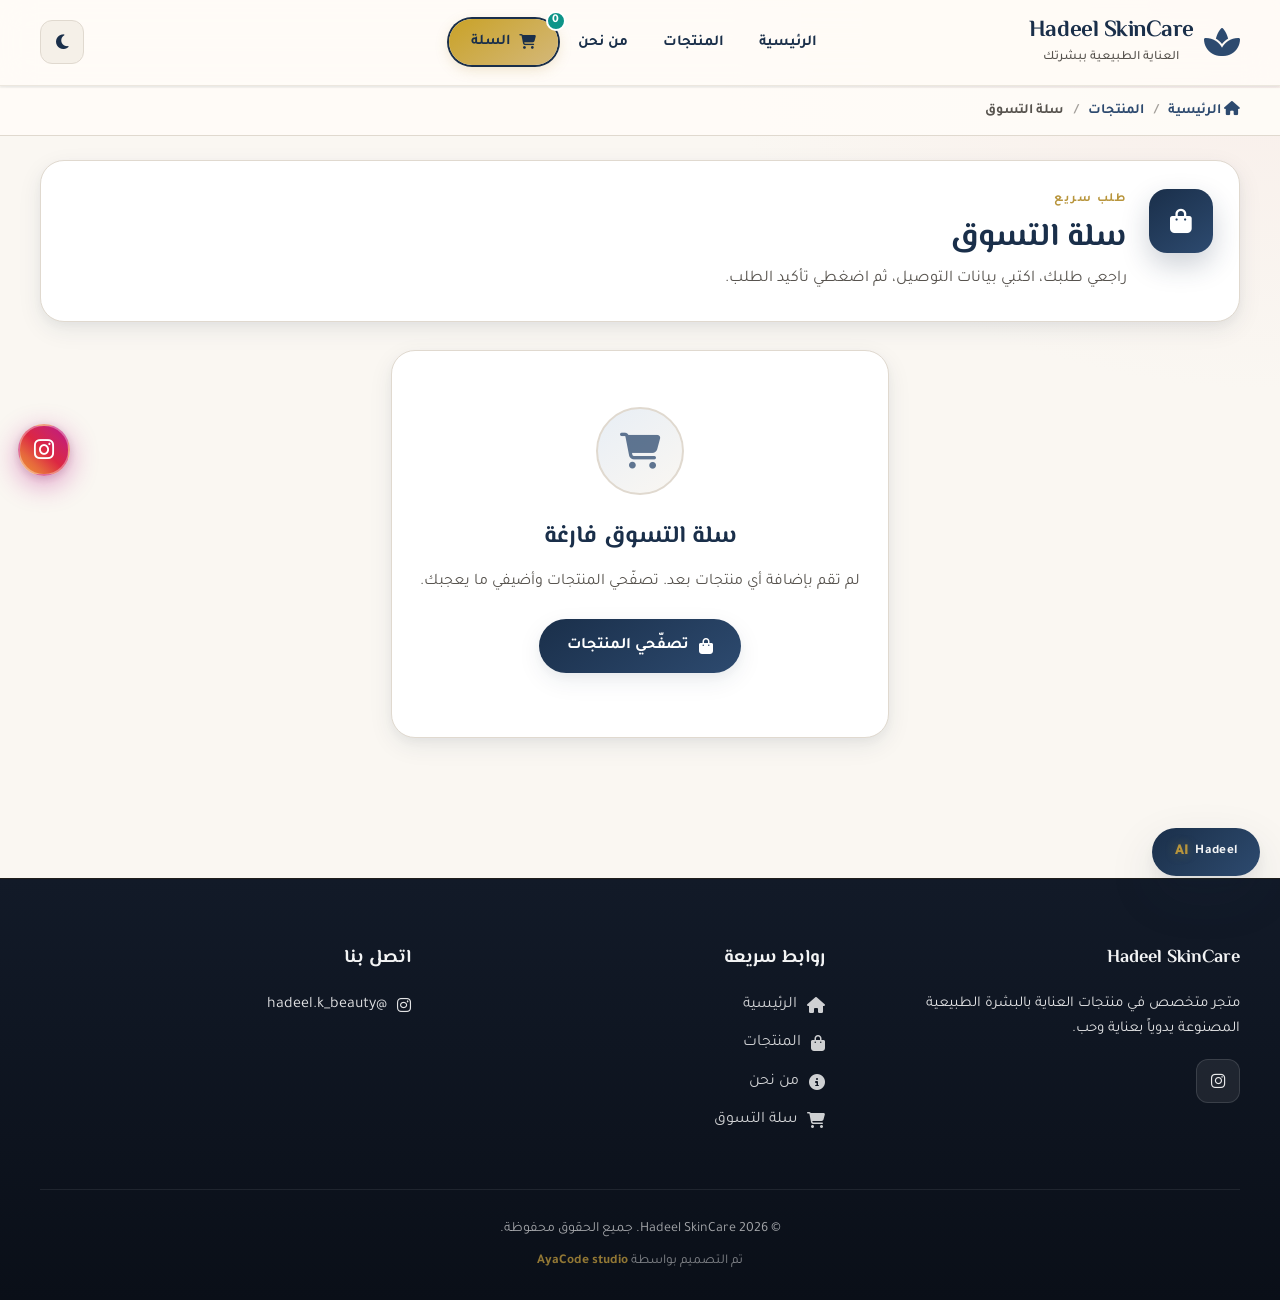
<file: cart.html>
<!DOCTYPE html>
<html lang="ar" dir="rtl">
<head>
    <meta charset="UTF-8">
    <meta name="viewport" content="width=device-width, initial-scale=1.0, viewport-fit=cover">
    <meta name="theme-color" content="#1a2f4a">
    <script>try{var t=localStorage.getItem('hadeel-theme');if(t==='dark'||t==='light')document.documentElement.setAttribute('data-theme',t);}catch(e){}</script>
    <meta name="description" content="سلة التسوق - Hadeel SkinCare">
    <title>سلة التسوق - Hadeel SkinCare</title>
    <link rel="stylesheet" href="https://cdnjs.cloudflare.com/ajax/libs/font-awesome/6.4.0/css/all.min.css">
    <link href="https://fonts.googleapis.com/css2?family=El+Messiri:wght@500;600;700&family=Tajawal:wght@300;400;500;600;700;800&display=swap" rel="stylesheet">
    <link rel="stylesheet" href="styles.css">
</head>
<body class="page-cart">
    <a href="https://instagram.com/hadeel.k_beauty" class="instagram-side-float" target="_blank" rel="noopener noreferrer" aria-label="إنستغرام Hadeel SkinCare — @hadeel.k_beauty">
        <i class="fab fa-instagram" aria-hidden="true"></i>
    </a>
    <header class="header" id="header">
        <div class="container">
            <nav class="navbar">
                <a href="index.html" class="logo">
                    <i class="fas fa-spa"></i>
                    <div class="logo-text">
                        <h1>Hadeel SkinCare</h1>
                        <p>العناية الطبيعية ببشرتك</p>
                    </div>
                </a>
                <div class="nav-links" id="navLinks">
                    <a href="index.html" class="nav-link">الرئيسية</a>
                    <a href="products.html" class="nav-link">المنتجات</a>
                    <a href="about.html" class="nav-link">من نحن</a>
                    <a href="cart.html" class="cart-btn active">
                        <i class="fas fa-shopping-cart"></i>
                        <span>السلة</span>
                        <span class="cart-count">0</span>
                    </a>
                </div>
                <div class="navbar-end">
                    <button type="button" class="theme-toggle" id="themeToggle" aria-label="تفعيل الوضع الداكن">
                        <i class="fas fa-moon theme-toggle__icon theme-toggle__icon--moon" aria-hidden="true"></i>
                        <i class="fas fa-sun theme-toggle__icon theme-toggle__icon--sun" aria-hidden="true"></i>
                    </button>
                    <button type="button" class="mobile-menu-btn" id="mobileMenuBtn" aria-label="فتح القائمة">
                        <i class="fas fa-bars"></i>
                    </button>
                </div>
            </nav>
        </div>
    </header>

    <main class="cart-page-main">
        <div class="cart-page-strip">
            <div class="container cart-page-strip-inner">
                <nav class="cart-breadcrumb" aria-label="مسار التنقل">
                    <a href="index.html"><i class="fas fa-home" aria-hidden="true"></i> الرئيسية</a>
                    <span class="cart-breadcrumb-sep" aria-hidden="true">/</span>
                    <a href="products.html">المنتجات</a>
                    <span class="cart-breadcrumb-sep" aria-hidden="true">/</span>
                    <span class="cart-breadcrumb-current">سلة التسوق</span>
                </nav>
            </div>
        </div>

        <div class="cart-container container">
            <header class="cart-head-card">
                <div class="cart-head-icon" aria-hidden="true">
                    <i class="fas fa-shopping-bag"></i>
                </div>
                <div class="cart-head-text">
                    <p class="cart-head-eyebrow">طلب سريع</p>
                    <h1 class="cart-head-title">سلة التسوق</h1>
                    <p class="cart-head-desc">راجعي طلبك، اكتبي بيانات التوصيل، ثم اضغطي تأكيد الطلب.</p>
                </div>
            </header>

            <div class="cart-content">
                <!-- المحتوى سيتم إنشاؤه بالجافاسكريبت -->
            </div>
        </div>
    </main>

    <footer class="footer site-footer">
        <div class="container">
            <div class="footer-content">
                <div class="footer-section footer-brand">
                    <h3>Hadeel SkinCare</h3>
                    <p class="footer-brand-text">متجر متخصص في منتجات العناية بالبشرة الطبيعية المصنوعة يدوياً بعناية وحب.</p>
                    <div class="footer-social">
                        <a href="https://instagram.com/hadeel.k_beauty" target="_blank" rel="noopener noreferrer" class="footer-social-link" aria-label="إنستغرام"><i class="fab fa-instagram"></i></a>
                    </div>
                </div>
                <div class="footer-section">
                    <h3>روابط سريعة</h3>
                    <ul class="footer-links">
                        <li><a href="index.html"><i class="fas fa-home"></i> الرئيسية</a></li>
                        <li><a href="products.html"><i class="fas fa-shopping-bag"></i> المنتجات</a></li>
                        <li><a href="about.html"><i class="fas fa-info-circle"></i> من نحن</a></li>
                        <li><a href="cart.html"><i class="fas fa-shopping-cart"></i> سلة التسوق</a></li>
                    </ul>
                </div>
                <div class="footer-section">
                    <h3>اتصل بنا</h3>
                    <ul class="footer-links">
                        <li><a href="https://instagram.com/hadeel.k_beauty" target="_blank" rel="noopener noreferrer" class="footer-contact-link"><i class="fab fa-instagram"></i> @hadeel.k_beauty</a></li>
                    </ul>
                </div>
            </div>
            <div class="footer-bottom">
                <p class="footer-copyright">© <span id="currentYear">2024</span> Hadeel SkinCare. جميع الحقوق محفوظة.</p>
                <p class="footer-credit-line">تم التصميم بواسطة <a href="https://instagram.com/aya.code1" target="_blank" rel="noopener noreferrer">AyaCode studio</a></p>
            </div>
        </div>
    </footer>

    <script src="theme.js"></script>
    <script src="telegram-config.js"></script>
    <script src="telegram-notify.js"></script>
    <script src="chatbot.js"></script>
    <script>
        document.addEventListener('DOMContentLoaded', function() {
            // تحديث السنة
            document.getElementById('currentYear').textContent = new Date().getFullYear();

            const mobileMenuBtn = document.getElementById('mobileMenuBtn');
            const navLinks = document.getElementById('navLinks');
            if (mobileMenuBtn && navLinks) {
                mobileMenuBtn.addEventListener('click', function() {
                    navLinks.classList.toggle('active');
                    this.innerHTML = navLinks.classList.contains('active')
                        ? '<i class="fas fa-times"></i>'
                        : '<i class="fas fa-bars"></i>';
                });
                document.querySelectorAll('.nav-link').forEach(function(link) {
                    link.addEventListener('click', function() {
                        navLinks.classList.remove('active');
                        mobileMenuBtn.innerHTML = '<i class="fas fa-bars"></i>';
                    });
                });
                document.querySelectorAll('.cart-btn').forEach(function(btn) {
                    btn.addEventListener('click', function() {
                        navLinks.classList.remove('active');
                        mobileMenuBtn.innerHTML = '<i class="fas fa-bars"></i>';
                    });
                });
            }
            const headerEl = document.getElementById('header');
            window.addEventListener('scroll', function() {
                if (!headerEl) return;
                if (window.pageYOffset > 50) headerEl.classList.add('scrolled');
                else headerEl.classList.remove('scrolled');
            });
            
            // متغيرات الشحن - تمت إضافة باقة أو جت بسعر 40 شيكل
            let selectedRegion = null;
            const shippingPrices = {
                'south': 50,
                'north': 40,
                'other': 40,
                'baka': 40  // تمت إضافة باقة أو جت بسعر توصيل 40 شيكل
            };
            
            // متغيرات الدفع
            let selectedPaymentMethod = 'cash';

            function escapeHtml(text) {
                const div = document.createElement('div');
                div.textContent = text == null ? '' : String(text);
                return div.innerHTML;
            }

            function escapeAttr(text) {
                return escapeHtml(text).replace(/"/g, '&quot;');
            }

            function getCustomerFormData() {
                return {
                    name: document.getElementById('customerName')?.value.trim() || '',
                    phone: document.getElementById('customerPhone')?.value.trim() || '',
                    address: document.getElementById('customerAddress')?.value.trim() || '',
                    notes: document.getElementById('customerNotes')?.value.trim() || ''
                };
            }

            function getMissingCheckoutFields() {
                return getMissingCheckoutItems().map(function(item) { return item.label; });
            }

            function getMissingCheckoutItems() {
                const data = getCustomerFormData();
                const missing = [];
                if (!data.name) missing.push({ label: 'الاسم', selector: '#customerName' });
                if (!data.phone) missing.push({ label: 'الهاتف', selector: '#customerPhone' });
                if (!data.address) missing.push({ label: 'العنوان', selector: '#customerAddress' });
                if (!selectedRegion) missing.push({ label: 'المنطقة', selector: '.region-select' });
                return missing;
            }

            function focusFirstMissingField() {
                const first = getMissingCheckoutItems()[0];
                if (!first) return;
                const target = document.querySelector(first.selector);
                if (!target) return;
                target.scrollIntoView({ behavior: 'smooth', block: 'center' });
                if (typeof target.focus === 'function') {
                    setTimeout(function() { target.focus(); }, 350);
                }
            }
            
            // عرض محتويات السلة
            function displayCart() {
                const cartContent = document.querySelector('.cart-content');
                const cart = JSON.parse(localStorage.getItem('hadeelCart') || '[]');
                const formData = getCustomerFormData();
                
                if (cart.length === 0) {
                    cartContent.innerHTML = `
                        <div class="empty-cart">
                            <div class="empty-cart-icon-wrap"><i class="fas fa-shopping-cart" aria-hidden="true"></i></div>
                            <h2>سلة التسوق فارغة</h2>
                            <p>لم تقم بإضافة أي منتجات بعد. تصفّحي المنتجات وأضيفي ما يعجبك.</p>
                            <a href="products.html" class="continue-shopping">
                                <i class="fas fa-shopping-bag" aria-hidden="true"></i>
                                تصفّحي المنتجات
                            </a>
                        </div>
                    `;
                    return;
                }
                
                // حساب إجمالي المنتجات
                let subtotal = 0;
                let cartItemsHTML = '';
                
                cart.forEach((item, index) => {
                    const itemTotal = item.price * item.quantity;
                    subtotal += itemTotal;
                    const thumb = item.image
                        ? '<img src="' + item.image + '" alt="">'
                        : '<i class="fas fa-spa"></i>';
                    
                    cartItemsHTML += `
                        <tr class="cart-table-row">
                            <td data-label="المنتج">
                                <div class="product-cell">
                                    <div class="product-image">
                                        ${thumb}
                                    </div>
                                    <div class="product-info">
                                        <h3>${item.name}</h3>
                                        <p>منتج طبيعي 100%</p>
                                    </div>
                                </div>
                            </td>
                            <td data-label="السعر" class="cart-cell-price">${item.price} <span class="cart-shekel">₪</span></td>
                            <td data-label="الكمية">
                                <div class="quantity-controls">
                                    <button type="button" class="quantity-btn" onclick="updateQuantity(${index}, -1)" aria-label="تقليل الكمية">
                                        <i class="fas fa-minus"></i>
                                    </button>
                                    <input type="number" class="quantity-input" value="${item.quantity}" min="1" 
                                           onchange="updateQuantity(${index}, 0, this.value)" aria-label="الكمية">
                                    <button type="button" class="quantity-btn" onclick="updateQuantity(${index}, 1)" aria-label="زيادة الكمية">
                                        <i class="fas fa-plus"></i>
                                    </button>
                                </div>
                            </td>
                            <td data-label="المجموع" class="cart-cell-price cart-cell-total">${itemTotal} <span class="cart-shekel">₪</span></td>
                            <td data-label="">
                                <button type="button" class="remove-btn" onclick="removeItem(${index})" title="إزالة المنتج">
                                    <i class="fas fa-trash" aria-hidden="true"></i>
                                    <span class="remove-btn-label">إزالة</span>
                                </button>
                            </td>
                        </tr>
                    `;
                });
                
                // حساب الشحن
                const shippingCost = selectedRegion ? shippingPrices[selectedRegion] : 0;
                const total = subtotal + shippingCost;
                const missingFields = getMissingCheckoutFields();
                const isReady = missingFields.length === 0;
                const nextStepText = isReady
                    ? 'كل شيء جاهز'
                    : 'أكملي: ' + missingFields.join('، ');
                
                cartContent.innerHTML = `
                    <div class="cart-main-stack">
                        <div class="cart-items">
                            <div class="cart-table-scroll">
                            <table class="cart-table">
                                <thead>
                                    <tr>
                                        <th>المنتج</th>
                                        <th>السعر</th>
                                        <th>الكمية</th>
                                        <th>المجموع</th>
                                        <th></th>
                                    </tr>
                                </thead>
                                <tbody>
                                    ${cartItemsHTML}
                                </tbody>
                            </table>
                            </div>
                        </div>

                        <div class="order-guide-card">
                            <div class="order-guide-video">
                                <video controls playsinline preload="metadata" poster="images/hero-main.png"
                                       onerror="this.closest('.order-guide-video').classList.add('order-guide-video--fallback')">
                                    <source src="videos/how-to-order.mp4" type="video/mp4"
                                            onerror="this.closest('.order-guide-video').classList.add('order-guide-video--fallback')">
                                </video>
                                <div class="order-guide-video__fallback">
                                    <i class="fas fa-play-circle" aria-hidden="true"></i>
                                    <span>فيديو طريقة الطلب</span>
                                </div>
                            </div>
                            <div class="order-guide-body">
                                <span class="order-guide-eyebrow">طريقة الطلب</span>
                                <h3>كيف تكمّلي الطلب؟</h3>
                                <div class="order-guide-steps">
                                    <div class="order-guide-step">
                                        <span>1</span>
                                        <p>راجعي المنتجات والكمية.</p>
                                    </div>
                                    <div class="order-guide-step">
                                        <span>2</span>
                                        <p>اكتبي الاسم، الهاتف، العنوان والمنطقة.</p>
                                    </div>
                                    <div class="order-guide-step">
                                        <span>3</span>
                                        <p>اختاري نقدي أو بت، ثم اضغطي تأكيد الطلب.</p>
                                    </div>
                                </div>
                            </div>
                        </div>
                        
                        <div class="customer-info-section">
                            <h3 class="cart-form-title">
                                <i class="fas fa-truck-fast"></i>
                                بيانات التوصيل والدفع
                            </h3>
                            
                            <div class="form-grid">
                                <div class="form-group">
                                    <label for="customerName">
                                        <span class="required-label">*</span>الاسم الكامل
                                    </label>
                                    <input type="text" id="customerName" class="input-field required" 
                                           placeholder="الاسم الكامل" autocomplete="name" value="${escapeAttr(formData.name)}" required>
                                </div>
                                
                                <div class="form-group">
                                    <label for="customerPhone">
                                        <span class="required-label">*</span>رقم الهاتف
                                    </label>
                                    <input type="tel" id="customerPhone" class="input-field required" 
                                           placeholder="رقم الهاتف" autocomplete="tel" inputmode="tel" value="${escapeAttr(formData.phone)}" required>
                                </div>
                                
                                <div class="form-group full-width">
                                    <label for="customerAddress">
                                        <span class="required-label">*</span>العنوان بالتفصيل
                                    </label>
                                    <textarea id="customerAddress" class="input-field required" 
                                              rows="2" placeholder="المدينة، الشارع، رقم البيت أو علامة واضحة" autocomplete="street-address" required>${escapeHtml(formData.address)}</textarea>
                                </div>
                                
                                <div class="form-group full-width">
                                    <label>
                                        <span class="required-label">*</span>منطقة التوصيل
                                    </label>
                                    <div class="region-select">
                                        <button type="button" class="region-option ${selectedRegion === 'south' ? 'selected' : ''}" 
                                             onclick="selectRegion('south')">
                                            <i class="fas fa-map-marker-alt"></i>
                                            <div>جنوب</div>
                                            <span class="region-price">${shippingPrices.south} ₪</span>
                                        </button>
                                        <button type="button" class="region-option ${selectedRegion === 'north' ? 'selected' : ''}" 
                                             onclick="selectRegion('north')">
                                            <i class="fas fa-map-marker-alt"></i>
                                            <div>شمال</div>
                                            <span class="region-price">${shippingPrices.north} ₪</span>
                                        </button>
                                        <button type="button" class="region-option ${selectedRegion === 'other' ? 'selected' : ''}" 
                                             onclick="selectRegion('other')">
                                            <i class="fas fa-map-marker-alt"></i>
                                            <div>وادي عاره</div>
                                            <span class="region-price">${shippingPrices.other} ₪</span>
                                        </button>
                                        <button type="button" class="region-option ${selectedRegion === 'baka' ? 'selected' : ''}" 
                                             onclick="selectRegion('baka')">
                                            <i class="fas fa-map-marker-alt"></i>
                                            <div>باقة أو جت</div>
                                            <span class="region-price">${shippingPrices.baka} ₪</span>
                                        </button>
                                    </div>
                                </div>
                                
                                <div class="form-group full-width">
                                    <label for="customerNotes">ملاحظات (اختياري)</label>
                                    <textarea id="customerNotes" class="input-field" 
                                              rows="2" placeholder="أي ملاحظة للطلب">${escapeHtml(formData.notes)}</textarea>
                                </div>
                            </div>
                            
                            <div class="payment-options">
                                <button type="button" class="payment-option ${selectedPaymentMethod === 'cash' ? 'selected' : ''}" 
                                     onclick="selectPaymentMethod('cash')">
                                    <div class="payment-option-header">
                                        <i class="fas fa-money-bill-wave"></i>
                                        <div class="payment-option-title">دفع نقدي</div>
                                    </div>
                                    <div class="payment-option-desc">
                                        الدفع عند الاستلام
                                    </div>
                                </button>
                                
                                <button type="button" class="payment-option ${selectedPaymentMethod === 'bit' ? 'selected' : ''}" 
                                     onclick="selectPaymentMethod('bit')">
                                    <div class="payment-option-header">
                                        <i class="fas fa-qrcode"></i>
                                        <div class="payment-option-title">دفع عبر بت</div>
                                    </div>
                                    <div class="payment-option-desc">
                                        امسحي الرمز وادفعي
                                    </div>
                                </button>
                            </div>

                            ${selectedPaymentMethod === 'bit' ? `
                                <div class="qr-container show" id="bitQrContainer">
                                    <div class="qr-code">
                                        <img src="images/bit-qr-code.jpeg" 
                                             alt="رمز QR للدفع عبر بت"
                                             onerror="this.onerror=null; this.src='images/bit-qr-code.jpeg'; this.alt='رمز QR للدفع عبر بت'">
                                    </div>
                                    <div class="qr-footer">
                                        <p class="qr-amount-line">المبلغ: <span class="qr-amount-value">${total} ₪</span></p>
                                        <p class="qr-hint-line">افتحي بت، امسحي الرمز، وبعد الدفع اضغطي تأكيد الطلب.</p>
                                    </div>
                                </div>
                            ` : ''}
                        </div>
                    </div>
                    
                    <div class="cart-summary">
                        <h3 class="cart-form-title">
                            <i class="fas fa-receipt"></i>
                            ملخص سريع
                        </h3>
                        
                        <div class="summary-row">
                            <span>المجموع الفرعي</span>
                            <span>${subtotal} ₪</span>
                        </div>
                        
                        <div class="summary-row">
                            <span>الشحن</span>
                            <span id="shippingCost">${shippingCost} ₪</span>
                        </div>
                        
                        ${selectedRegion ? `
                            <div class="shipping-note">
                                <i class="fas fa-info-circle shipping-note-icon" aria-hidden="true"></i>
                                <div class="shipping-note-body">
                                    <strong>الشحن لـ: ${getRegionName(selectedRegion)}</strong>
                                    <div class="shipping-note-detail">التوصيل خلال 2-3 أيام عمل</div>
                                </div>
                            </div>
                        ` : ''}
                        
                        <div class="summary-row total">
                            <span>الإجمالي</span>
                            <span id="totalPrice">${total} ₪</span>
                        </div>

                        <div class="summary-next-step ${isReady ? 'summary-next-step--ready' : ''}">
                            <i class="fas ${isReady ? 'fa-check-circle' : 'fa-list-check'}" aria-hidden="true"></i>
                            <span>${nextStepText}</span>
                        </div>
                        
                        ${selectedPaymentMethod === 'cash' ? `
                            <button type="button" class="checkout-btn" onclick="startCheckout('cash')" id="checkoutBtn">
                                <i class="fas fa-check-circle"></i>
                                تأكيد الطلب
                            </button>
                        ` : `
                            <button type="button" class="checkout-btn checkout-btn--bit" onclick="startCheckout('bit')" id="checkoutBtn">
                                <i class="fas fa-qrcode" aria-hidden="true"></i>
                                تأكيد بعد الدفع ببت
                            </button>
                        `}
                        
                        <div class="cart-summary-trust">
                            <p><i class="fas fa-info-circle" aria-hidden="true"></i> ${selectedPaymentMethod === 'cash' ? 'سيصل الطلب مباشرة على تلجرام' : 'بعد الدفع ببت اضغطي الزر لإرسال الطلب على تلجرام'}</p>
                        </div>
                    </div>
                `;
            }
            
            // اختيار المنطقة
            window.selectRegion = function(region) {
                selectedRegion = region;
                displayCart();
                updateCheckoutButton();
                showNotification(`تم اختيار ${getRegionName(region)}`, 'success');
            }
            
            // اختيار طريقة الدفع
            window.selectPaymentMethod = function(method) {
                selectedPaymentMethod = method;
                displayCart();
                updateCheckoutButton();
                showNotification(method === 'cash' ? 'تم اختيار الدفع نقدي' : 'تم اختيار الدفع عبر بت', 'success');
            }

            window.startCheckout = function(method) {
                selectedPaymentMethod = method;
                const missing = getMissingCheckoutFields();
                if (missing.length) {
                    showNotification('أكملي: ' + missing.join('، '), 'warning');
                    focusFirstMissingField();
                    updateCheckoutButton();
                    return;
                }
                if (method === 'bit') window.checkoutViaBit();
                else window.checkoutViaCash();
            }
            
            // الحصول على اسم المنطقة - تمت إضافة باقة أو جت
            function getRegionName(region) {
                const names = {
                    'south': 'جنوب',
                    'north': 'شمال',
                    'other': 'وادي عاره',
                    'baka': 'باقة أو جت'  // تمت إضافة اسم المنطقة الجديدة
                };
                return names[region] || region;
            }
            
            // تحديث زر الإتمام
            function updateCheckoutButton() {
                const btn = document.getElementById('checkoutBtn');
                const missing = getMissingCheckoutFields();
                const isValid = missing.length === 0;
                if (btn) {
                    btn.classList.toggle('checkout-btn--needs-info', !isValid);
                    btn.title = isValid ? '' : 'أكملي: ' + missing.join('، ');
                }
                const nextStep = document.querySelector('.summary-next-step');
                if (nextStep) {
                    nextStep.classList.toggle('summary-next-step--ready', isValid);
                    const icon = nextStep.querySelector('i');
                    const text = nextStep.querySelector('span');
                    if (icon) {
                        icon.className = 'fas ' + (isValid ? 'fa-check-circle' : 'fa-list-check');
                    }
                    if (text) {
                        text.textContent = isValid ? 'كل شيء جاهز' : 'أكملي: ' + missing.join('، ');
                    }
                }
            }
            
            // التحقق من صحة النموذج
            function validateForm() {
                return getMissingCheckoutFields().length === 0;
            }
            
            // تحديث الكمية
            window.updateQuantity = function(index, change, value = null) {
                const cart = JSON.parse(localStorage.getItem('hadeelCart') || '[]');
                
                if (value !== null) {
                    const newValue = parseInt(value);
                    if (!isNaN(newValue) && newValue > 0) {
                        cart[index].quantity = newValue;
                    }
                } else {
                    cart[index].quantity += change;
                    if (cart[index].quantity < 1) cart[index].quantity = 1;
                }
                
                localStorage.setItem('hadeelCart', JSON.stringify(cart));
                displayCart();
                updateCartCount();
                showNotification('تم تحديث الكمية', 'success');
            }
            
            // إزالة منتج
            window.removeItem = function(index) {
                const cart = JSON.parse(localStorage.getItem('hadeelCart') || '[]');
                const removedItem = cart[index];
                cart.splice(index, 1);
                localStorage.setItem('hadeelCart', JSON.stringify(cart));
                displayCart();
                updateCartCount();
                showNotification(`تمت إزالة ${removedItem.name} من السلة`, 'warning');
            }
            
            window.checkoutViaCash = function() {
                const cart = JSON.parse(localStorage.getItem('hadeelCart') || '[]');
                if (cart.length === 0) {
                    showNotification('السلة فارغة. أضفي بعض المنتجات أولاً', 'error');
                    return;
                }
                
                const customerName = document.getElementById('customerName').value.trim();
                const customerPhone = document.getElementById('customerPhone').value.trim();
                const customerAddress = document.getElementById('customerAddress').value.trim();
                const customerNotes = document.getElementById('customerNotes').value.trim();
                
                if (!customerName || !customerPhone || !customerAddress || !selectedRegion) {
                    showNotification('الرجاء تعبئة جميع البيانات المطلوبة', 'error');
                    return;
                }
                
                let message = 'طلب جديد من Hadeel SkinCare\n\n';
                message += 'طريقة الدفع: نقدي عند الاستلام\n';
                message += 'معلومات العميل:\n';
                message += 'الاسم: ' + customerName + '\n';
                message += 'الهاتف: ' + customerPhone + '\n';
                message += 'العنوان: ' + customerAddress + '\n';
                message += 'المنطقة: ' + getRegionName(selectedRegion) + '\n\n';
                message += 'تفاصيل الطلب:\n\n';
                
                let subtotal = 0;
                cart.forEach((item, index) => {
                    const itemTotal = item.price * item.quantity;
                    subtotal += itemTotal;
                    message += (index + 1) + '. ' + item.name + '\n';
                    message += '   الكمية: ' + item.quantity + '\n';
                    message += '   السعر: ' + item.price + ' ₪\n';
                    message += '   المجموع: ' + itemTotal + ' ₪\n\n';
                });
                
                const shippingCost = shippingPrices[selectedRegion];
                const total = subtotal + shippingCost;
                
                message += 'ملخص الفاتورة:\n';
                message += 'المجموع الفرعي: ' + subtotal + ' ₪\n';
                message += 'الشحن (' + getRegionName(selectedRegion) + '): ' + shippingCost + ' ₪\n';
                message += 'الإجمالي النهائي: ' + total + ' ₪\n\n';
                
                if (customerNotes) {
                    message += 'ملاحظات العميل:\n' + customerNotes + '\n\n';
                }
                
                message += 'شكراً لثقتكم بنا. سنقوم بالتواصل معك لتأكيد الطلب.';
                
                const lines = cart.map(function(item) {
                    return {
                        name: item.name,
                        quantity: item.quantity,
                        lineTotal: item.price * item.quantity
                    };
                });
                const payload = {
                    type: 'cash',
                    mailSubject: 'طلب جديد - Hadeel SkinCare',
                    mailBody: message,
                    customerName: customerName,
                    customerPhone: customerPhone,
                    total: total,
                    regionName: getRegionName(selectedRegion),
                    paymentLabel: 'نقدي',
                    lines: lines
                };
                try {
                    sessionStorage.setItem('hadeelLastOrder', JSON.stringify(payload));
                } catch (e) {}
                if (typeof window.hadeelPostTelegram !== 'function') {
                    showNotification('إرسال تلجرام غير مضبوط. راجعي إعدادات الموقع', 'error');
                    return;
                }
                window.hadeelPostTelegram('🛒 طلب جديد — نقدي\n\n' + message)
                    .then(function () {
                        localStorage.removeItem('hadeelCart');
                        try {
                            updateCartCount();
                        } catch (e) {}
                        showNotification('تم إرسال الطلب على تلجرام بنجاح', 'success');
                        setTimeout(function () {
                            window.location.href = 'order-confirmation.html';
                        }, 500);
                    })
                    .catch(function () {
                        showNotification('لم يصل الطلب إلى تلجرام. افحصي إعدادات Telegram API', 'error');
                    });
            }
            
            // إتمام الطلب عبر بت
            window.checkoutViaBit = function() {
                const cart = JSON.parse(localStorage.getItem('hadeelCart') || '[]');
                if (cart.length === 0) {
                    showNotification('السلة فارغة. أضفي بعض المنتجات أولاً', 'error');
                    return;
                }
                
                // الحصول على بيانات العميل
                const customerName = document.getElementById('customerName').value.trim();
                const customerPhone = document.getElementById('customerPhone').value.trim();
                const customerAddress = document.getElementById('customerAddress').value.trim();
                const customerNotes = document.getElementById('customerNotes').value.trim();
                
                // التحقق من البيانات
                if (!customerName || !customerPhone || !customerAddress || !selectedRegion) {
                    showNotification('الرجاء تعبئة جميع البيانات المطلوبة', 'error');
                    return;
                }
                
                // حساب المبلغ
                const subtotal = cart.reduce((sum, item) => sum + (item.price * item.quantity), 0);
                const shippingCost = shippingPrices[selectedRegion];
                const total = subtotal + shippingCost;
                
                // حفظ بيانات الطلب مؤقتاً
                const orderData = {
                    customerName,
                    customerPhone,
                    customerAddress,
                    customerNotes,
                    region: selectedRegion,
                    regionName: getRegionName(selectedRegion),
                    cart,
                    subtotal,
                    shippingCost,
                    total,
                    paymentMethod: 'bit',
                    timestamp: new Date().toISOString()
                };
                
                const mail = buildBitMail(orderData);
                const lines = orderData.cart.map(function(item) {
                    return {
                        name: item.name,
                        quantity: item.quantity,
                        lineTotal: item.price * item.quantity
                    };
                });
                const payload = {
                    type: 'bit',
                    mailSubject: mail.subject,
                    mailBody: mail.body,
                    customerName: orderData.customerName,
                    customerPhone: orderData.customerPhone,
                    total: orderData.total,
                    regionName: orderData.regionName,
                    paymentLabel: 'بت',
                    lines: lines
                };
                try {
                    sessionStorage.setItem('hadeelLastOrder', JSON.stringify(payload));
                } catch (e) {}
                if (typeof window.hadeelPostTelegram !== 'function') {
                    showNotification('إرسال تلجرام غير مضبوط. راجعي إعدادات الموقع', 'error');
                    return;
                }
                window.hadeelPostTelegram('🛒 طلب جديد — بت\n\n' + mail.body)
                    .then(function () {
                        localStorage.removeItem('hadeelCart');
                        try {
                            updateCartCount();
                        } catch (e) {}
                        showNotification('تم إرسال الطلب على تلجرام بنجاح', 'success');
                        setTimeout(function () {
                            window.location.href = 'order-confirmation.html';
                        }, 500);
                    })
                    .catch(function () {
                        showNotification('لم يصل الطلب إلى تلجرام. افحصي إعدادات Telegram API', 'error');
                    });
            }
            
            function buildBitMail(orderData) {
                let message = 'دفعة جديدة عبر بت\n\n';
                message += 'معلومات العميل:\n';
                message += 'الاسم: ' + orderData.customerName + '\n';
                message += 'الهاتف: ' + orderData.customerPhone + '\n';
                message += 'العنوان: ' + orderData.customerAddress + '\n';
                message += 'المنطقة: ' + orderData.regionName + '\n';
                message += 'طريقة الدفع: بت\n\n';
                message += 'تفاصيل الطلب:\n\n';
                orderData.cart.forEach(function(item, index) {
                    const itemTotal = item.price * item.quantity;
                    message += (index + 1) + '. ' + item.name + '\n';
                    message += '   الكمية: ' + item.quantity + '\n';
                    message += '   السعر: ' + item.price + ' ₪\n';
                    message += '   المجموع: ' + itemTotal + ' ₪\n\n';
                });
                message += 'ملخص الفاتورة:\n';
                message += 'المجموع الفرعي: ' + orderData.subtotal + ' ₪\n';
                message += 'الشحن (' + orderData.regionName + '): ' + orderData.shippingCost + ' ₪\n';
                message += 'الإجمالي المدفوع: ' + orderData.total + ' ₪\n\n';
                if (orderData.customerNotes) {
                    message += 'ملاحظات العميل:\n' + orderData.customerNotes + '\n\n';
                }
                message += 'الوقت: ' + new Date().toLocaleString('ar-EG') + '\n';
                message += 'الحالة: مدفوع عبر بت\n\n';
                message += 'يرجى التواصل مع العميل لتأكيد الطلب.\n';
                return {
                    subject: 'دفعة بت - ' + orderData.customerName,
                    body: message
                };
            }
            
            // تحديث عدد المنتجات في السلة
            function updateCartCount() {
                try {
                    const cart = JSON.parse(localStorage.getItem('hadeelCart') || '[]');
                    const total = cart.reduce((sum, item) => sum + (item.quantity || 1), 0);
                    
                    // يمكن استخدام هذا في الصفحات الأخرى
                    const cartCountElements = document.querySelectorAll('.cart-count');
                    cartCountElements.forEach(element => {
                        element.textContent = total;
                    });
                } catch (e) {
                    console.error('Error updating cart count:', e);
                }
            }
            
            // إشعار
            function showNotification(message, type = 'success') {
                // إزالة أي إشعارات سابقة
                const existingNotifications = document.querySelectorAll('.notification');
                existingNotifications.forEach(notification => {
                    notification.remove();
                });
                
                // إنشاء إشعار جديد
                const notification = document.createElement('div');
                notification.className = `notification ${type}`;
                notification.innerHTML = `
                    <i class="fas fa-${type === 'success' ? 'check-circle' : type === 'warning' ? 'exclamation-triangle' : 'exclamation-circle'}"></i>
                    <span>${message}</span>
                `;
                
                document.body.appendChild(notification);
                
                // إظهار الإشعار
                setTimeout(() => {
                    notification.classList.add('show');
                }, 10);
                
                // إخفاء الإشعار بعد 4 ثوانٍ
                setTimeout(() => {
                    notification.classList.remove('show');
                    setTimeout(() => {
                        if (notification.parentNode) {
                            notification.parentNode.removeChild(notification);
                        }
                    }, 500);
                }, 4000);
            }
            
            // استماع لتغييرات النموذج
            document.addEventListener('input', function(e) {
                if (e.target.matches('#customerName, #customerPhone, #customerAddress')) {
                    updateCheckoutButton();
                }
            });
            
            // التحميل الأولي
            displayCart();
            updateCartCount();
            
        });
    </script>
</body>
</html>
</file>
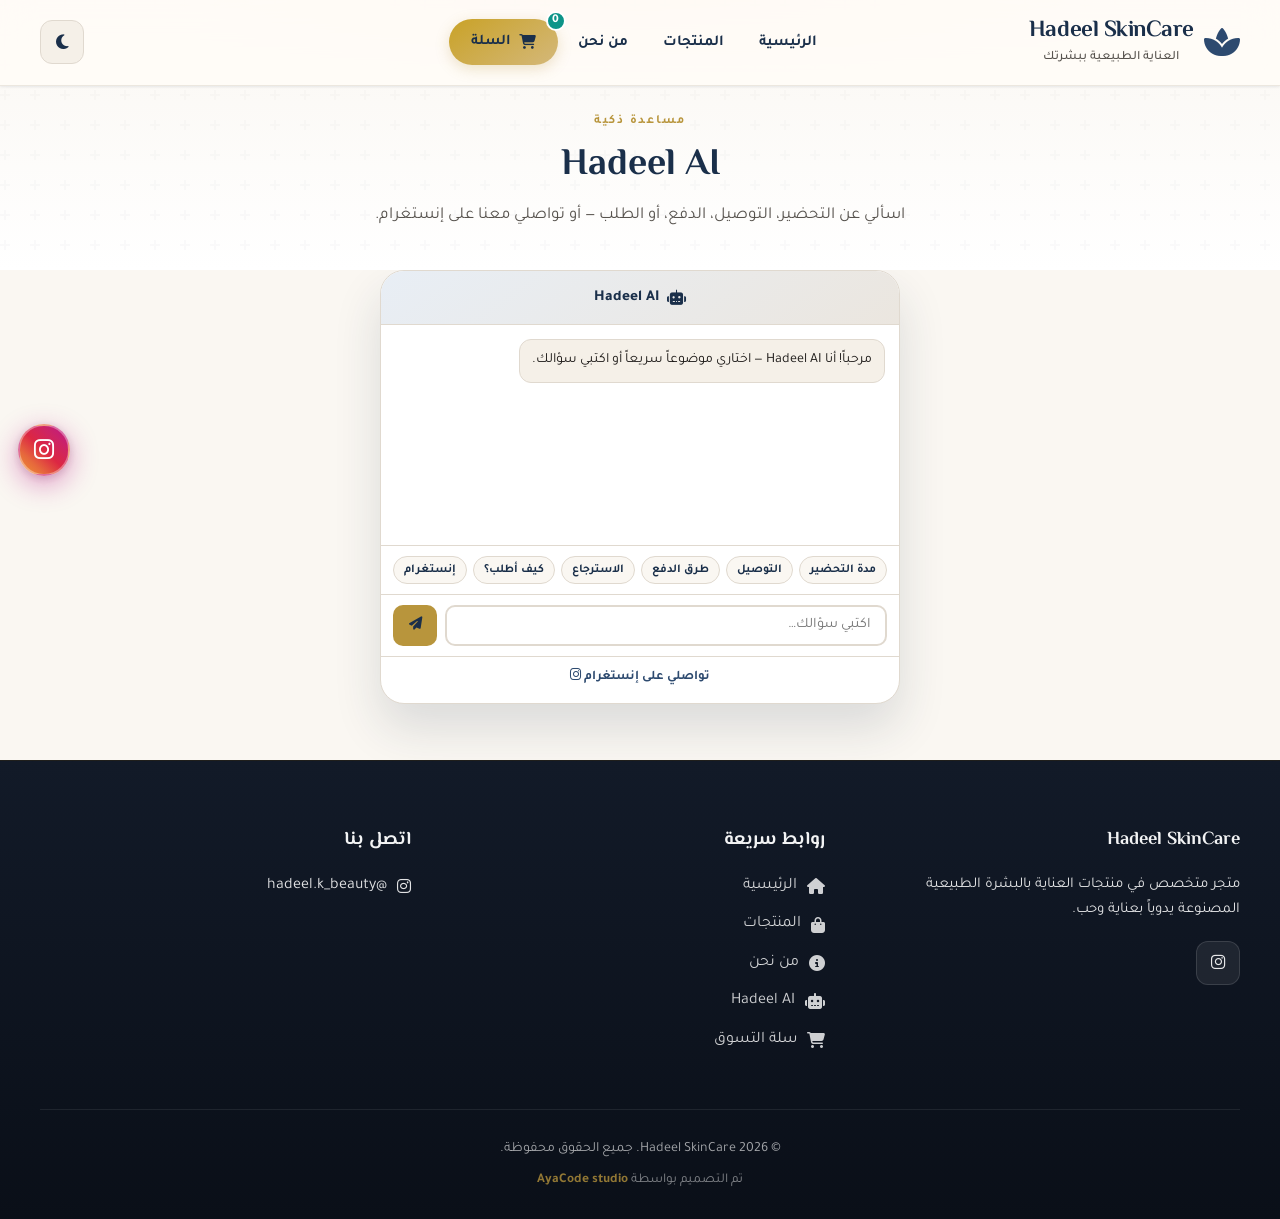
<file: chat.html>
<!DOCTYPE html>
<html lang="ar" dir="rtl">
<head>
    <meta charset="UTF-8">
    <meta name="viewport" content="width=device-width, initial-scale=1.0, viewport-fit=cover">
    <meta name="theme-color" content="#1a2f4a">
    <script>try{var t=localStorage.getItem('hadeel-theme');if(t==='dark'||t==='light')document.documentElement.setAttribute('data-theme',t);}catch(e){}</script>
    <meta name="description" content="Hadeel AI — إجابات سريعة عن التوصيل والدفع والطلب">
    <title>Hadeel AI - Hadeel SkinCare</title>
    <link rel="stylesheet" href="https://cdnjs.cloudflare.com/ajax/libs/font-awesome/6.4.0/css/all.min.css">
    <link href="https://fonts.googleapis.com/css2?family=El+Messiri:wght@500;600;700&family=Tajawal:wght@300;400;500;600;700;800&display=swap" rel="stylesheet">
    <link rel="stylesheet" href="styles.css">
</head>
<body class="page-chat">
    <a href="https://instagram.com/hadeel.k_beauty" class="instagram-side-float" target="_blank" rel="noopener noreferrer" aria-label="إنستغرام Hadeel SkinCare — @hadeel.k_beauty">
        <i class="fab fa-instagram" aria-hidden="true"></i>
    </a>
    <header class="header" id="header">
        <div class="container">
            <nav class="navbar">
                <a href="index.html" class="logo">
                    <i class="fas fa-spa"></i>
                    <div class="logo-text">
                        <h1>Hadeel SkinCare</h1>
                        <p>العناية الطبيعية ببشرتك</p>
                    </div>
                </a>
                <div class="nav-links" id="navLinks">
                    <a href="index.html" class="nav-link">الرئيسية</a>
                    <a href="products.html" class="nav-link">المنتجات</a>
                    <a href="about.html" class="nav-link">من نحن</a>
                    <a href="cart.html" class="cart-btn">
                        <i class="fas fa-shopping-cart"></i>
                        <span>السلة</span>
                        <span class="cart-count" id="cartCount">0</span>
                    </a>
                </div>
                <div class="navbar-end">
                    <button type="button" class="theme-toggle" id="themeToggle" aria-label="تفعيل الوضع الداكن">
                        <i class="fas fa-moon theme-toggle__icon theme-toggle__icon--moon" aria-hidden="true"></i>
                        <i class="fas fa-sun theme-toggle__icon theme-toggle__icon--sun" aria-hidden="true"></i>
                    </button>
                    <button type="button" class="mobile-menu-btn" id="mobileMenuBtn" aria-label="فتح القائمة">
                        <i class="fas fa-bars"></i>
                    </button>
                </div>
            </nav>
        </div>
    </header>

    <section class="page-hero page-hero--compact">
        <div class="container">
            <span class="eyebrow">مساعدة ذكية</span>
            <h1>Hadeel AI</h1>
            <p>اسألي عن التحضير، التوصيل، الدفع، أو الطلب — أو تواصلي معنا على إنستغرام.</p>
        </div>
    </section>

    <main class="chat-page-main">
        <div class="container">
            <div id="chatbot-page-root"></div>
        </div>
    </main>

    <footer class="footer site-footer">
        <div class="container">
            <div class="footer-content">
                <div class="footer-section footer-brand">
                    <h3>Hadeel SkinCare</h3>
                    <p class="footer-brand-text">متجر متخصص في منتجات العناية بالبشرة الطبيعية المصنوعة يدوياً بعناية وحب.</p>
                    <div class="footer-social">
                        <a href="https://instagram.com/hadeel.k_beauty" target="_blank" rel="noopener noreferrer" class="footer-social-link" aria-label="إنستغرام"><i class="fab fa-instagram"></i></a>
                    </div>
                </div>
                <div class="footer-section">
                    <h3>روابط سريعة</h3>
                    <ul class="footer-links">
                        <li><a href="index.html"><i class="fas fa-home"></i> الرئيسية</a></li>
                        <li><a href="products.html"><i class="fas fa-shopping-bag"></i> المنتجات</a></li>
                        <li><a href="about.html"><i class="fas fa-info-circle"></i> من نحن</a></li>
                        <li><a href="chat.html"><i class="fas fa-robot"></i> Hadeel AI</a></li>
                        <li><a href="cart.html"><i class="fas fa-shopping-cart"></i> سلة التسوق</a></li>
                    </ul>
                </div>
                <div class="footer-section">
                    <h3>اتصل بنا</h3>
                    <ul class="footer-links">
                        <li><a href="https://instagram.com/hadeel.k_beauty" target="_blank" rel="noopener noreferrer" class="footer-contact-link"><i class="fab fa-instagram"></i> @hadeel.k_beauty</a></li>
                    </ul>
                </div>
            </div>
            <div class="footer-bottom">
                <p class="footer-copyright">© <span id="currentYear">2024</span> Hadeel SkinCare. جميع الحقوق محفوظة.</p>
                <p class="footer-credit-line">تم التصميم بواسطة <a href="https://instagram.com/aya.code1" target="_blank" rel="noopener noreferrer">AyaCode studio</a></p>
            </div>
        </div>
    </footer>

    <button class="back-to-top" id="backToTop" aria-label="العودة إلى أعلى الصفحة"><i class="fas fa-arrow-up"></i></button>

    <script src="theme.js"></script>
    <script src="telegram-config.js"></script>
    <script src="telegram-notify.js"></script>
    <script src="chatbot.js"></script>
    <script>
        document.addEventListener('DOMContentLoaded', function() {
            document.getElementById('currentYear').textContent = new Date().getFullYear();
            var mobileMenuBtn = document.getElementById('mobileMenuBtn');
            var navLinks = document.getElementById('navLinks');
            mobileMenuBtn.addEventListener('click', function() {
                navLinks.classList.toggle('active');
                this.innerHTML = navLinks.classList.contains('active') ? '<i class="fas fa-times"></i>' : '<i class="fas fa-bars"></i>';
            });
            document.querySelectorAll('.nav-link').forEach(function(link) {
                link.addEventListener('click', function() {
                    navLinks.classList.remove('active');
                    mobileMenuBtn.innerHTML = '<i class="fas fa-bars"></i>';
                });
            });
            document.querySelectorAll('.cart-btn').forEach(function(btn) {
                btn.addEventListener('click', function() {
                    navLinks.classList.remove('active');
                    mobileMenuBtn.innerHTML = '<i class="fas fa-bars"></i>';
                });
            });
            var header = document.getElementById('header');
            window.addEventListener('scroll', function() {
                if (window.pageYOffset > 50) header.classList.add('scrolled');
                else header.classList.remove('scrolled');
            });
            var cart = JSON.parse(localStorage.getItem('hadeelCart') || '[]');
            document.getElementById('cartCount').textContent = cart.reduce(function(s, i) { return s + (i.quantity || 1); }, 0);
            var backToTopBtn = document.getElementById('backToTop');
            window.addEventListener('scroll', function() {
                if (window.pageYOffset > 300) backToTopBtn.classList.add('show');
                else backToTopBtn.classList.remove('show');
            });
            backToTopBtn.addEventListener('click', function() {
                window.scrollTo({ top: 0, behavior: 'smooth' });
            });
        });
    </script>
</body>
</html>
</file>
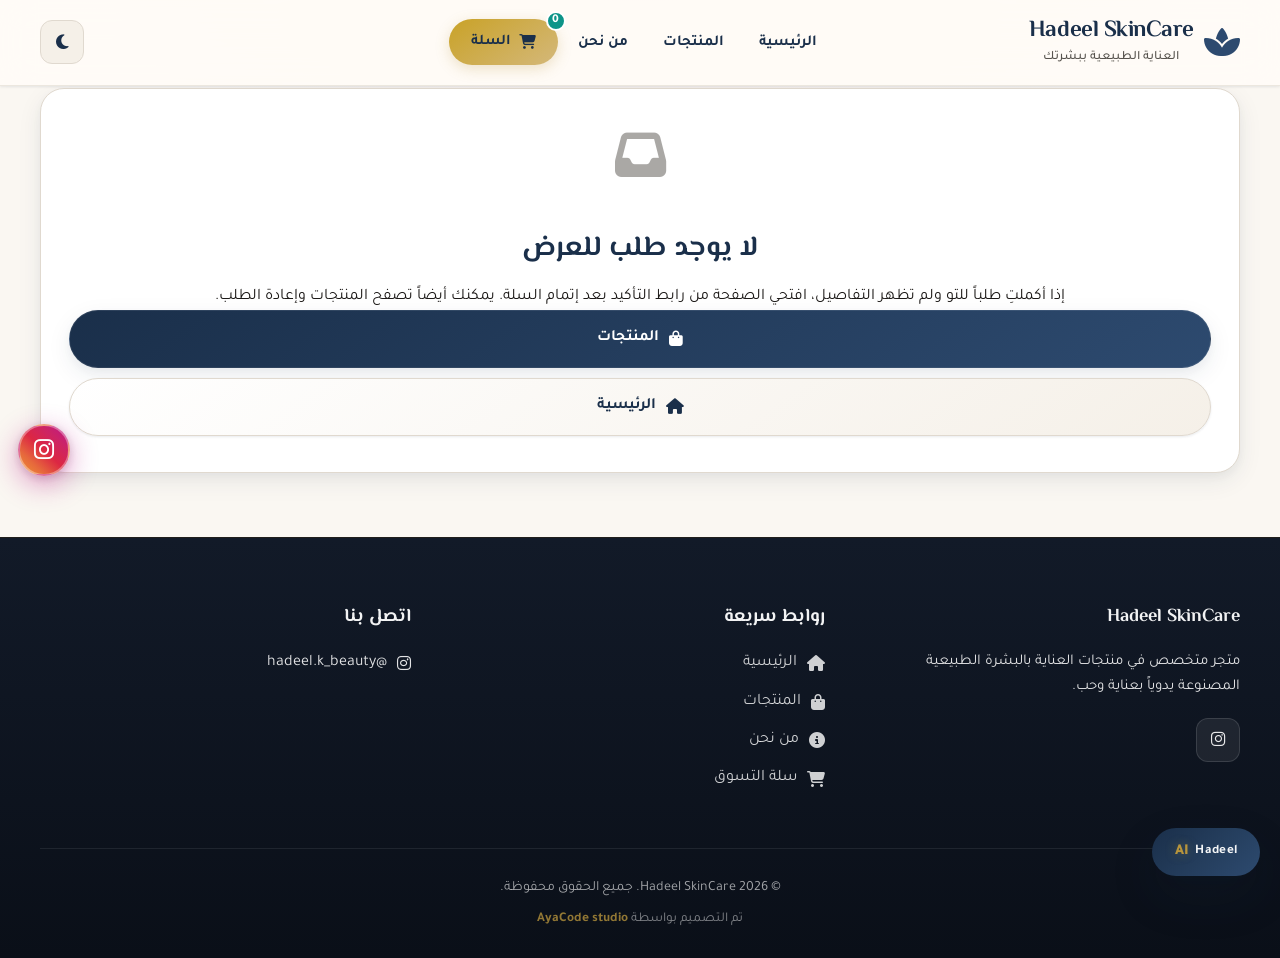
<file: order-confirmation.html>
<!DOCTYPE html>
<html lang="ar" dir="rtl">
<head>
    <meta charset="UTF-8">
    <meta name="viewport" content="width=device-width, initial-scale=1.0, viewport-fit=cover">
    <meta name="theme-color" content="#1a2f4a">
    <script>try{var t=localStorage.getItem('hadeel-theme');if(t==='dark'||t==='light')document.documentElement.setAttribute('data-theme',t);}catch(e){}</script>
    <meta name="description" content="تأكيد الطلب — Hadeel SkinCare">
    <title>تأكيد الطلب - Hadeel SkinCare</title>
    <link rel="stylesheet" href="https://cdnjs.cloudflare.com/ajax/libs/font-awesome/6.4.0/css/all.min.css">
    <link href="https://fonts.googleapis.com/css2?family=El+Messiri:wght@500;600;700&family=Tajawal:wght@300;400;500;600;700;800&display=swap" rel="stylesheet">
    <link rel="stylesheet" href="styles.css">
</head>
<body class="page-order-confirm">
    <a href="https://instagram.com/hadeel.k_beauty" class="instagram-side-float" target="_blank" rel="noopener noreferrer" aria-label="إنستغرام Hadeel SkinCare — @hadeel.k_beauty">
        <i class="fab fa-instagram" aria-hidden="true"></i>
    </a>
    <header class="header" id="header">
        <div class="container">
            <nav class="navbar">
                <a href="index.html" class="logo">
                    <i class="fas fa-spa"></i>
                    <div class="logo-text">
                        <h1>Hadeel SkinCare</h1>
                        <p>العناية الطبيعية ببشرتك</p>
                    </div>
                </a>
                <div class="nav-links" id="navLinks">
                    <a href="index.html" class="nav-link">الرئيسية</a>
                    <a href="products.html" class="nav-link">المنتجات</a>
                    <a href="about.html" class="nav-link">من نحن</a>
                    <a href="cart.html" class="cart-btn">
                        <i class="fas fa-shopping-cart"></i>
                        <span>السلة</span>
                        <span class="cart-count" id="cartCount">0</span>
                    </a>
                </div>
                <div class="navbar-end">
                    <button type="button" class="theme-toggle" id="themeToggle" aria-label="تفعيل الوضع الداكن">
                        <i class="fas fa-moon theme-toggle__icon theme-toggle__icon--moon" aria-hidden="true"></i>
                        <i class="fas fa-sun theme-toggle__icon theme-toggle__icon--sun" aria-hidden="true"></i>
                    </button>
                    <button type="button" class="mobile-menu-btn" id="mobileMenuBtn" aria-label="فتح القائمة">
                        <i class="fas fa-bars"></i>
                    </button>
                </div>
            </nav>
        </div>
    </header>

    <main class="order-confirm-main">
        <div class="container">
            <div id="confirmEmpty" class="order-confirm-card order-confirm-card--empty" hidden>
                <div class="order-confirm-icon order-confirm-icon--muted"><i class="fas fa-inbox" aria-hidden="true"></i></div>
                <h1>لا يوجد طلب للعرض</h1>
                <p>إذا أكملتِ طلباً للتو ولم تظهر التفاصيل، افتحي الصفحة من رابط التأكيد بعد إتمام السلة. يمكنك أيضاً تصفح المنتجات وإعادة الطلب.</p>
                <div class="order-confirm-actions">
                    <a href="products.html" class="btn"><i class="fas fa-shopping-bag"></i> المنتجات</a>
                    <a href="index.html" class="btn btn-secondary"><i class="fas fa-home"></i> الرئيسية</a>
                </div>
            </div>

            <div id="confirmDetail" class="order-confirm-card" hidden>
                <div class="order-confirm-icon order-confirm-icon--ok"><i class="fas fa-check-circle" aria-hidden="true"></i></div>
                <p class="order-confirm-eyebrow" id="confirmTypeLabel">شكراً لطلبك</p>
                <h1 id="confirmTitle">تم استلام طلبك</h1>
                <p class="order-confirm-lead" id="confirmLead">تم إرسال الطلب مباشرة على تلجرام. راجعي الملخص أدناه.</p>

                <div class="order-confirm-summary">
                    <div class="order-confirm-row"><span>الاسم</span><strong id="sumName">—</strong></div>
                    <div class="order-confirm-row"><span>طريقة الدفع</span><strong id="sumPay">—</strong></div>
                    <div class="order-confirm-row"><span>المنطقة</span><strong id="sumRegion">—</strong></div>
                    <div class="order-confirm-items" id="sumItems"></div>
                    <div class="order-confirm-row order-confirm-row--total"><span>الإجمالي</span><strong id="sumTotal">—</strong></div>
                </div>

                <div class="order-confirm-actions">
                    <a href="https://instagram.com/hadeel.k_beauty" class="btn btn-secondary" target="_blank" rel="noopener noreferrer"><i class="fab fa-instagram"></i> إنستغرام</a>
                    <a href="index.html" class="btn btn-secondary"><i class="fas fa-home"></i> الرئيسية</a>
                </div>
                <p class="order-confirm-hint" id="confirmHint"></p>
            </div>
        </div>
    </main>

    <footer class="footer site-footer">
        <div class="container">
            <div class="footer-content">
                <div class="footer-section footer-brand">
                    <h3>Hadeel SkinCare</h3>
                    <p class="footer-brand-text">متجر متخصص في منتجات العناية بالبشرة الطبيعية المصنوعة يدوياً بعناية وحب.</p>
                    <div class="footer-social">
                        <a href="https://instagram.com/hadeel.k_beauty" target="_blank" rel="noopener noreferrer" class="footer-social-link" aria-label="إنستغرام"><i class="fab fa-instagram"></i></a>
                    </div>
                </div>
                <div class="footer-section">
                    <h3>روابط سريعة</h3>
                    <ul class="footer-links">
                        <li><a href="index.html"><i class="fas fa-home"></i> الرئيسية</a></li>
                        <li><a href="products.html"><i class="fas fa-shopping-bag"></i> المنتجات</a></li>
                        <li><a href="about.html"><i class="fas fa-info-circle"></i> من نحن</a></li>
                        <li><a href="cart.html"><i class="fas fa-shopping-cart"></i> سلة التسوق</a></li>
                    </ul>
                </div>
                <div class="footer-section">
                    <h3>اتصل بنا</h3>
                    <ul class="footer-links">
                        <li><a href="https://instagram.com/hadeel.k_beauty" target="_blank" rel="noopener noreferrer" class="footer-contact-link"><i class="fab fa-instagram"></i> @hadeel.k_beauty</a></li>
                    </ul>
                </div>
            </div>
            <div class="footer-bottom">
                <p class="footer-copyright">© <span id="currentYear">2024</span> Hadeel SkinCare. جميع الحقوق محفوظة.</p>
                <p class="footer-credit-line">تم التصميم بواسطة <a href="https://instagram.com/aya.code1" target="_blank" rel="noopener noreferrer">AyaCode studio</a></p>
            </div>
        </div>
    </footer>

    <script src="theme.js"></script>
    <script src="telegram-config.js"></script>
    <script src="telegram-notify.js"></script>
    <script src="chatbot.js"></script>
    <script>
        (function() {
            var KEY = 'hadeelLastOrder';
            var emptyEl = document.getElementById('confirmEmpty');
            var detailEl = document.getElementById('confirmDetail');
            var raw = null;
            try {
                raw = sessionStorage.getItem(KEY);
            } catch (e) {}
            var data = null;
            if (raw) {
                try { data = JSON.parse(raw); } catch (e2) { data = null; }
            }

            function setupNav() {
                document.getElementById('currentYear').textContent = new Date().getFullYear();
                var mobileMenuBtn = document.getElementById('mobileMenuBtn');
                var navLinks = document.getElementById('navLinks');
                mobileMenuBtn.addEventListener('click', function() {
                    navLinks.classList.toggle('active');
                    this.innerHTML = navLinks.classList.contains('active') ? '<i class="fas fa-times"></i>' : '<i class="fas fa-bars"></i>';
                });
                document.querySelectorAll('.nav-link').forEach(function(link) {
                    link.addEventListener('click', function() {
                        navLinks.classList.remove('active');
                        mobileMenuBtn.innerHTML = '<i class="fas fa-bars"></i>';
                    });
                });
                document.querySelectorAll('.cart-btn').forEach(function(btn) {
                    btn.addEventListener('click', function() {
                        navLinks.classList.remove('active');
                        mobileMenuBtn.innerHTML = '<i class="fas fa-bars"></i>';
                    });
                });
                var header = document.getElementById('header');
                window.addEventListener('scroll', function() {
                    if (window.pageYOffset > 50) header.classList.add('scrolled');
                    else header.classList.remove('scrolled');
                });
                try {
                    var cart = JSON.parse(localStorage.getItem('hadeelCart') || '[]');
                    document.getElementById('cartCount').textContent = cart.reduce(function(s, i) { return s + (i.quantity || 1); }, 0);
                } catch (e) {}
            }

            setupNav();

            if (!data || !data.mailSubject || !data.mailBody) {
                emptyEl.hidden = false;
                return;
            }

            detailEl.hidden = false;
            document.getElementById('sumName').textContent = data.customerName || '—';
            document.getElementById('sumPay').textContent = data.paymentLabel || (data.type === 'bit' ? 'بت' : 'نقدي');
            document.getElementById('sumRegion').textContent = data.regionName || '—';
            document.getElementById('sumTotal').textContent = (data.total != null ? data.total + ' ₪' : '—');

            var itemsWrap = document.getElementById('sumItems');
            itemsWrap.innerHTML = '';
            (data.lines || []).forEach(function(line) {
                var row = document.createElement('div');
                row.className = 'order-confirm-item-row';
                var s1 = document.createElement('span');
                s1.textContent = (line.name || '') + ' × ' + (line.quantity || 1);
                var s2 = document.createElement('span');
                s2.textContent = line.lineTotal != null ? line.lineTotal + ' ₪' : '';
                row.appendChild(s1);
                row.appendChild(s2);
                itemsWrap.appendChild(row);
            });

            document.getElementById('confirmLead').textContent =
                'تم إرسال الطلب مباشرة إلى هديل على تلجرام. سنتواصل معكِ لتأكيد التفاصيل والتوصيل.';

            if (data.type === 'bit') {
                document.getElementById('confirmTypeLabel').textContent = 'تم تأكيد الدفع';
                document.getElementById('confirmTitle').textContent = 'شكراً! طلبك قيد المعالجة';
            }

            document.getElementById('confirmHint').textContent = 'وصل الطلب على تلجرام مباشرة.';
        })();
    </script>
</body>
</html>
</file>
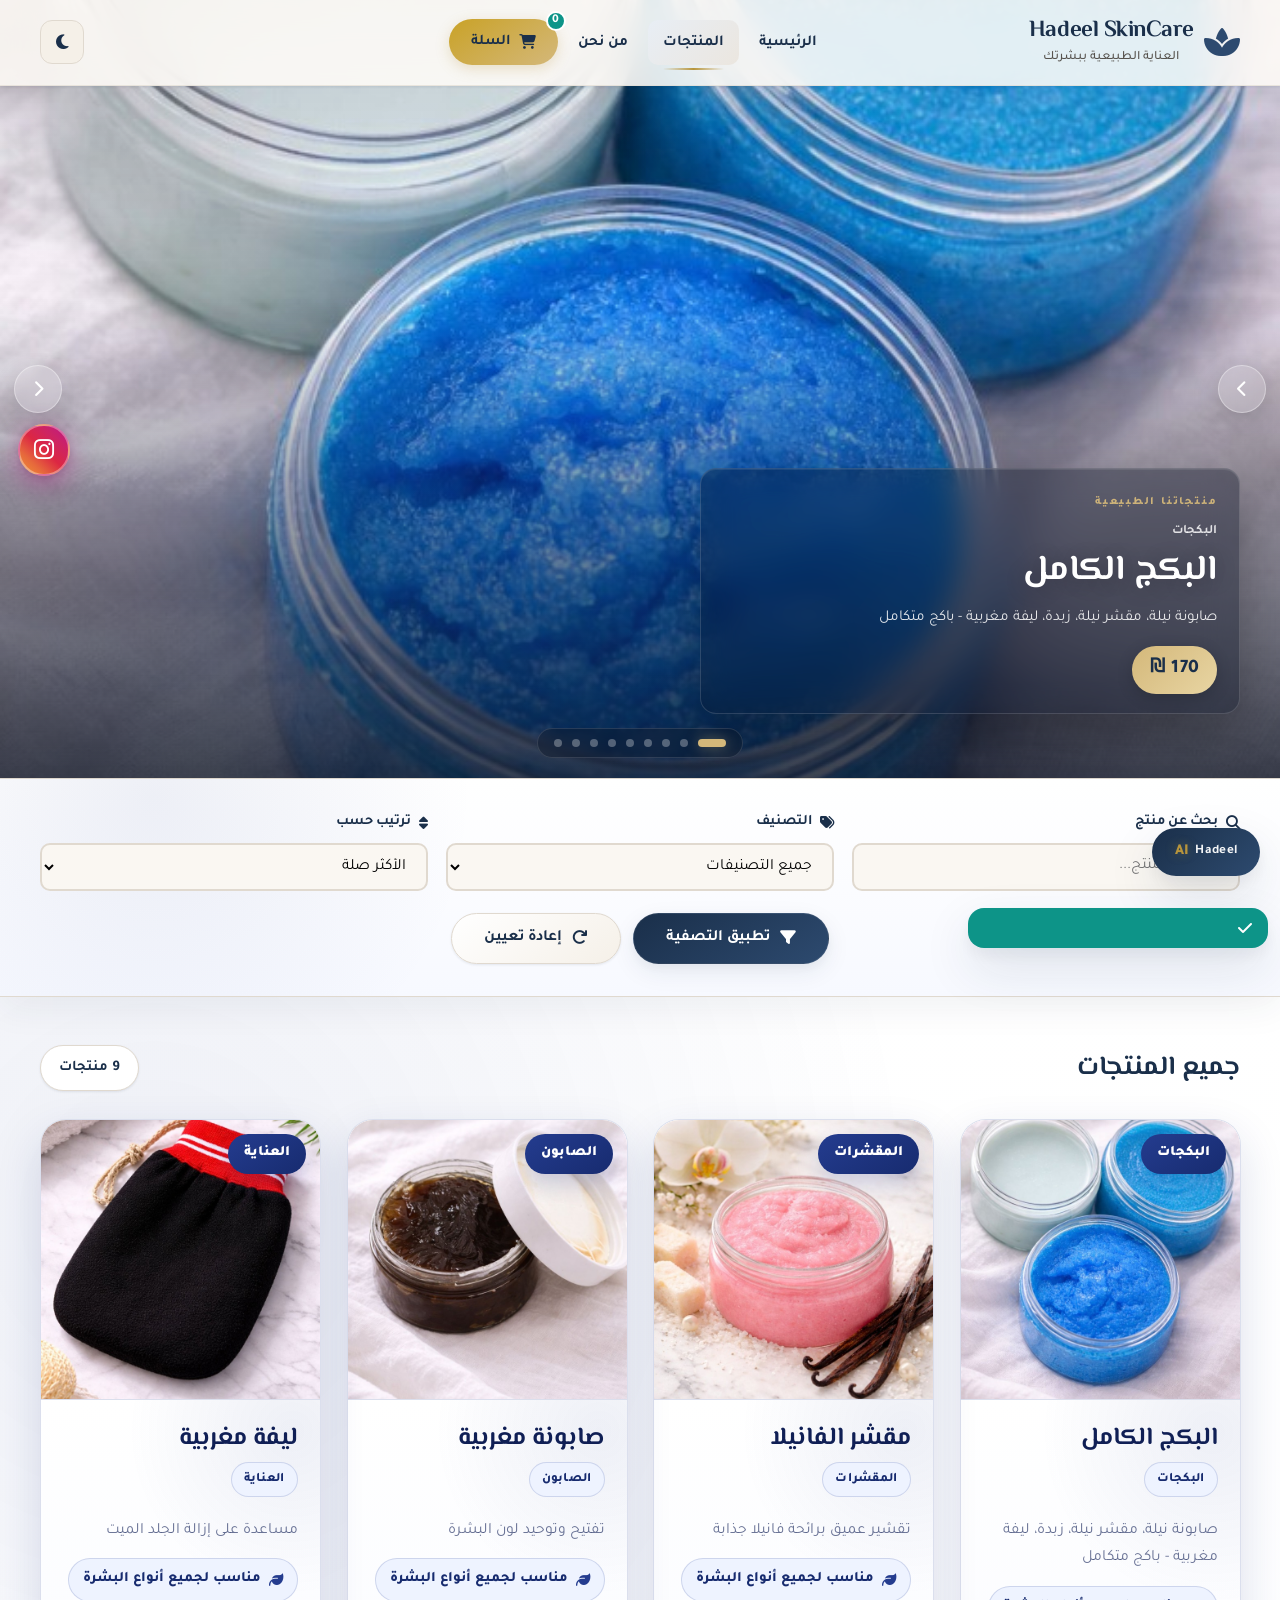
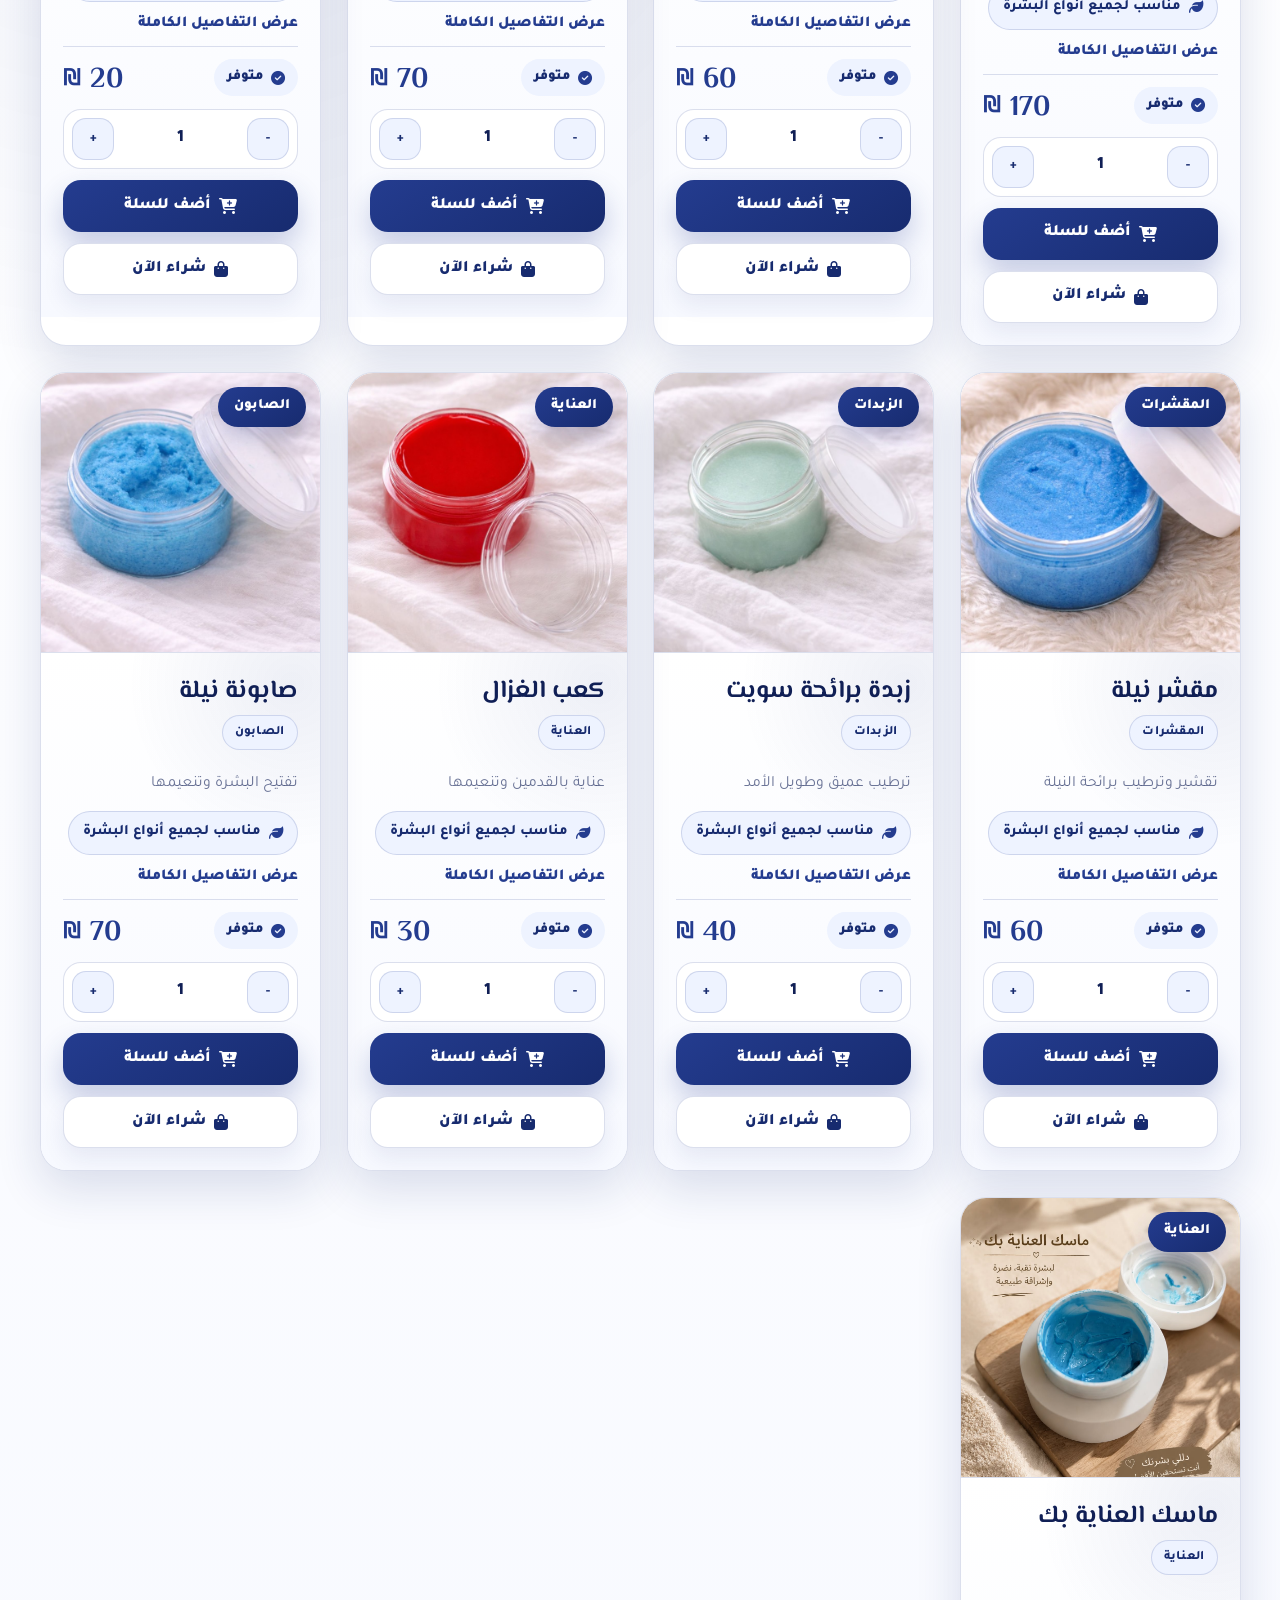
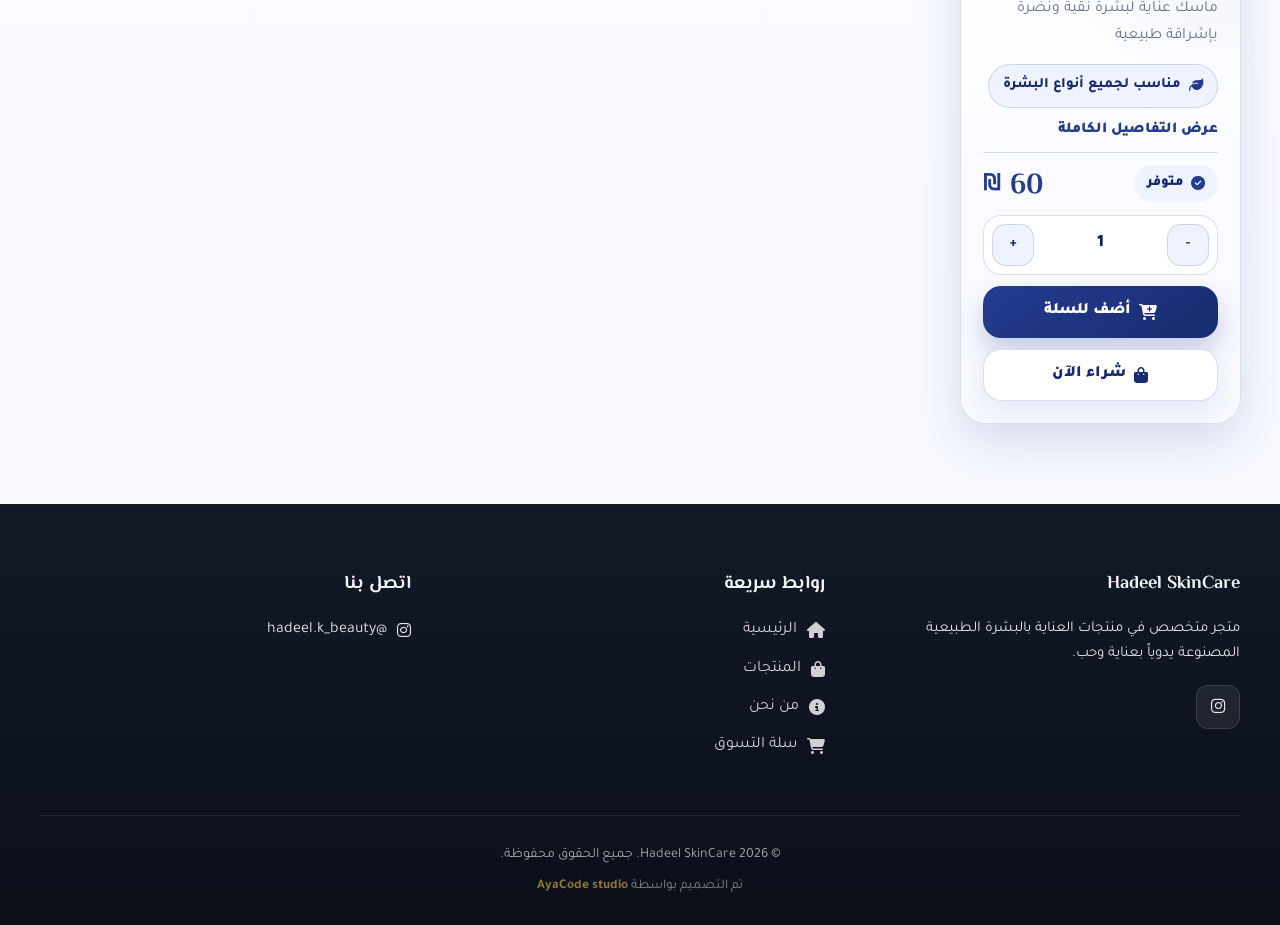
<file: products.html>
<!DOCTYPE html>
<html lang="ar" dir="rtl">
<head>
    <meta charset="UTF-8">
    <meta name="viewport" content="width=device-width, initial-scale=1.0, viewport-fit=cover">
    <meta name="theme-color" content="#1a2f4a">
    <script>try{var t=localStorage.getItem('hadeel-theme');if(t==='dark'||t==='light')document.documentElement.setAttribute('data-theme',t);}catch(e){}</script>
    <meta name="description" content="منتجات Hadeel SkinCare الطبيعية للعناية بالبشرة">
    <title>منتجاتنا - Hadeel SkinCare</title>
    <link rel="stylesheet" href="https://cdnjs.cloudflare.com/ajax/libs/font-awesome/6.4.0/css/all.min.css">
    <link href="https://fonts.googleapis.com/css2?family=El+Messiri:wght@500;600;700&family=Tajawal:wght@300;400;500;600;700;800&display=swap" rel="stylesheet">
    <link rel="stylesheet" href="styles.css">
</head>
<body class="page-products">
    <a href="https://instagram.com/hadeel.k_beauty" class="instagram-side-float" target="_blank" rel="noopener noreferrer" aria-label="إنستغرام Hadeel SkinCare — @hadeel.k_beauty">
        <i class="fab fa-instagram" aria-hidden="true"></i>
    </a>
    <header class="header" id="header">
        <div class="container">
            <nav class="navbar">
                <a href="index.html" class="logo">
                    <i class="fas fa-spa"></i>
                    <div class="logo-text">
                        <h1>Hadeel SkinCare</h1>
                        <p>العناية الطبيعية ببشرتك</p>
                    </div>
                </a>
                <div class="nav-links" id="navLinks">
                    <a href="index.html" class="nav-link">الرئيسية</a>
                    <a href="products.html" class="nav-link active">المنتجات</a>
                    <a href="about.html" class="nav-link">من نحن</a>
                    <a href="cart.html" class="cart-btn">
                        <i class="fas fa-shopping-cart"></i>
                        <span>السلة</span>
                        <span class="cart-count" id="cartCount">0</span>
                    </a>
                </div>
                <div class="navbar-end">
                    <button type="button" class="theme-toggle" id="themeToggle" aria-label="تفعيل الوضع الداكن">
                        <i class="fas fa-moon theme-toggle__icon theme-toggle__icon--moon" aria-hidden="true"></i>
                        <i class="fas fa-sun theme-toggle__icon theme-toggle__icon--sun" aria-hidden="true"></i>
                    </button>
                    <button type="button" class="mobile-menu-btn" id="mobileMenuBtn" aria-label="فتح القائمة">
                        <i class="fas fa-bars"></i>
                    </button>
                </div>
            </nav>
        </div>
    </header>

    <section class="products-hero-carousel" aria-roledescription="عرض شرائح" aria-label="صور المنتجات — يتبدل تلقائياً">
        <div class="products-hero-carousel__slides" id="productsHeroCarouselSlides"></div>
        <div class="products-hero-carousel__scrim" aria-hidden="true"></div>
        <div class="container products-hero-carousel__content">
            <div class="products-hero-carousel__panel">
                <span class="products-hero-carousel__eyebrow">منتجاتنا الطبيعية</span>
                <p class="products-hero-carousel__cat" id="carouselCat"></p>
                <h2 class="products-hero-carousel__title" id="carouselTitle"></h2>
                <p class="products-hero-carousel__desc" id="carouselDesc"></p>
                <div class="products-hero-carousel__price" id="carouselPrice"></div>
            </div>
        </div>
        <button type="button" class="products-hero-carousel__arrow products-hero-carousel__arrow--prev" id="carouselPrev" aria-label="المنتج السابق">
            <i class="fas fa-chevron-right" aria-hidden="true"></i>
        </button>
        <button type="button" class="products-hero-carousel__arrow products-hero-carousel__arrow--next" id="carouselNext" aria-label="المنتج التالي">
            <i class="fas fa-chevron-left" aria-hidden="true"></i>
        </button>
        <div class="products-hero-carousel__dots" id="carouselDots" role="tablist" aria-label="اختيار صورة"></div>
    </section>

    <section class="filters-section">
        <div class="container">
            <div class="filters-grid">
                <div class="filter-group">
                    <label for="search"><i class="fas fa-search"></i> بحث عن منتج</label>
                    <input type="text" id="search" placeholder="ابحث عن منتج...">
                </div>
                <div class="filter-group">
                    <label for="category"><i class="fas fa-tags"></i> التصنيف</label>
                    <select id="category">
                        <option value="all">جميع التصنيفات</option>
                        <option value="bundles">البكجات</option>
                        <option value="scrubs">المقشرات</option>
                        <option value="soaps">الصابون</option>
                        <option value="butters">الزبدات</option>
                        <option value="care">العناية</option>
                    </select>
                </div>
                <div class="filter-group">
                    <label for="sort"><i class="fas fa-sort"></i> ترتيب حسب</label>
                    <select id="sort">
                        <option value="default">الأكثر صلة</option>
                        <option value="price-low">السعر: من الأقل للأعلى</option>
                        <option value="price-high">السعر: من الأعلى للأقل</option>
                    </select>
                </div>
            </div>
            <div class="filter-buttons">
                <button type="button" id="applyFilters" class="btn btn-primary">
                    <i class="fas fa-filter"></i> تطبيق التصفية
                </button>
                <button type="button" id="resetFilters" class="btn btn-secondary">
                    <i class="fas fa-redo"></i> إعادة تعيين
                </button>
            </div>
        </div>
    </section>

    <main class="products-main">
        <div class="container">
            <div class="products-header">
                <h2 class="products-title">جميع المنتجات</h2>
                <div id="productsCount" class="products-count">0 منتجات</div>
            </div>
            <div id="productsGrid" class="products-grid"></div>
            <div id="emptyState" class="products-empty" style="display: none;">
                <i class="fas fa-search"></i>
                <h3>لم يتم العثور على منتجات</h3>
                <p>لا توجد منتجات تطابق بحثك</p>
            </div>
        </div>
    </main>

    <footer class="footer site-footer">
        <div class="container">
            <div class="footer-content">
                <div class="footer-section footer-brand">
                    <h3>Hadeel SkinCare</h3>
                    <p class="footer-brand-text">متجر متخصص في منتجات العناية بالبشرة الطبيعية المصنوعة يدوياً بعناية وحب.</p>
                    <div class="footer-social">
                        <a href="https://instagram.com/hadeel.k_beauty" target="_blank" rel="noopener noreferrer" class="footer-social-link" aria-label="إنستغرام"><i class="fab fa-instagram"></i></a>
                    </div>
                </div>
                <div class="footer-section">
                    <h3>روابط سريعة</h3>
                    <ul class="footer-links">
                        <li><a href="index.html"><i class="fas fa-home"></i> الرئيسية</a></li>
                        <li><a href="products.html"><i class="fas fa-shopping-bag"></i> المنتجات</a></li>
                        <li><a href="about.html"><i class="fas fa-info-circle"></i> من نحن</a></li>
                        <li><a href="cart.html"><i class="fas fa-shopping-cart"></i> سلة التسوق</a></li>
                    </ul>
                </div>
                <div class="footer-section">
                    <h3>اتصل بنا</h3>
                    <ul class="footer-links">
                        <li><a href="https://instagram.com/hadeel.k_beauty" target="_blank" rel="noopener noreferrer" class="footer-contact-link"><i class="fab fa-instagram"></i> @hadeel.k_beauty</a></li>
                    </ul>
                </div>
            </div>
            <div class="footer-bottom">
                <p class="footer-copyright">© <span id="currentYear">2024</span> Hadeel SkinCare. جميع الحقوق محفوظة.</p>
                <p class="footer-credit-line">تم التصميم بواسطة <a href="https://instagram.com/aya.code1" target="_blank" rel="noopener noreferrer">AyaCode studio</a></p>
            </div>
        </div>
    </footer>

    <button class="back-to-top" id="backToTop" aria-label="العودة إلى أعلى الصفحة"><i class="fas fa-arrow-up"></i></button>

    <div id="notification" class="notification notification--bottom success">
        <i class="fas fa-check"></i>
        <span id="notificationText"></span>
    </div>

    <a href="cart.html" id="floatingCartLink" class="floating-cart-link" hidden>
        <i class="fas fa-shopping-cart" aria-hidden="true"></i>
        <span id="floatingCartText">عرض السلة</span>
    </a>

    <div id="productModal" class="product-modal" role="dialog" aria-modal="true" aria-labelledby="productModalTitle" aria-hidden="true" hidden>
        <div class="product-modal__backdrop" id="productModalBackdrop" tabindex="-1"></div>
        <div class="product-modal__panel">
            <button type="button" class="product-modal__close" id="productModalClose" aria-label="إغلاق النافذة">
                <i class="fas fa-times" aria-hidden="true"></i>
            </button>
            <div class="product-modal__visual" id="productModalVisual"></div>
            <div class="product-modal__body">
                <span class="product-modal__cat" id="productModalCat"></span>
                <h2 id="productModalTitle" class="product-modal__title"></h2>
                <p class="product-modal__details" id="productModalDetails"></p>
                <div class="product-modal__footer">
                    <span class="product-modal__price" id="productModalPrice"></span>
                </div>
            </div>
        </div>
    </div>

    <script src="theme.js"></script>
    <script src="telegram-config.js"></script>
    <script src="telegram-notify.js"></script>
    <script src="chatbot.js"></script>
    <script>

        const products = [
            { id: 1, name: 'البكج الكامل', category: 'bundles', description: 'صابونة نيلة، مقشر نيلة، زبدة، ليفة مغربية - باكج متكامل', details: 'باكج متكامل للعناية بالجسم: صابونة نيلة، مقشر نيلة، زبدة ترطيب، وليفة مغربية. مناسب لمن تبحث عن روتين واحد يغطي التنظيف والتقشير والترطيب.', price: 170, image: './images/product-bundle-nila.png' },
            { id: 2, name: 'مقشر الفانيلا', category: 'scrubs', description: 'تقشير عميق برائحة فانيلا جذابة', details: 'مقشر طبيعي برائحة الفانيلا يساعد على إزالة الجلد الميت ويمنح البشرة ملمساً ناعماً. استخدميه على بشرة رطبة بتدليك لطيف ثم اشطفي.', price: 60, image: './images/product-vanilla-scrub.png' },
            { id: 3, name: 'صابونة مغربية', category: 'soaps', description: 'تفتيح وتوحيد لون البشرة', details: 'صابونة تقليدية تساعد على تنظيف البشرة بلطف ودعم مظهر أكثر توحيداً مع الاستخدام المنتظم. يُفضّل ترطيب البشرة بعد الغسيل.', price: 70, image: './images/product-moroccan-soap.png' },
            { id: 4, name: 'ليفة مغربية', category: 'care', description: 'مساعدة على إزالة الجلد الميت', details: 'ليفة للاستحمام تساعد على تقشير الجلد بلطف وتحسين امتصاص المرطبات. استخدميها مع صابونك المفضل دون فرك قاسٍ.', price: 20, image: './images/product-moroccan-loofah.png' },
            { id: 5, name: 'مقشر نيلة', category: 'scrubs', description: 'تقشير وترطيب برائحة النيلة', details: 'مزيج تقشير وترطيب مع رائحة النيلة المميزة. يفيد بشرة الجسم ويمنحها نعومة بعد الاستخدام المنتظم.', price: 60, image: './images/product-nila-scrub.png' },
            { id: 6, name: 'زبدة برائحة سويت', category: 'butters', description: 'ترطيب عميق وطويل الأمد', details: 'زبدة جسم بتركيبة غنية للترطيب العميق، برائحة حلوة مريحة. مناسبة بعد الاستحمام مباشرة على بشرة شبه جافة.', price: 40, image: './images/product-sweet-butter.png' },
            { id: 7, name: 'كعب الغزال', category: 'care', description: 'عناية بالقدمين وتنعيمها', details: 'منتج عناية بالقدمين يساعد على تنعيم المناطق الخشنة. يُطبّق على القدمين مع تدليك خفيف حسب الحاجة.', price: 30, image: './images/product-kaab-el-ghazal.png' },
            { id: 8, name: 'صابونة نيلة', category: 'soaps', description: 'تفتيح البشرة وتنعيمها', details: 'صابونة غنية بمكونات تدعم إشراق البشرة ونعومتها. للوجه أو الجسم حسب التعليمات؛ يُفضّل ترطيب البشرة بعدها.', price: 70, image: './images/product-nila-soap.png' },
            { id: 9, name: 'ماسك العناية بك', category: 'care', description: 'ماسك عناية لبشرة نقية ونضرة بإشراقة طبيعية', details: 'ماسك عناية يساعد على منح البشرة مظهراً أنعم وأكثر نضارة. يوضع على بشرة نظيفة حسب الحاجة ثم يُشطف بلطف، مع ترطيب البشرة بعد الاستخدام.', price: 60, image: './images/product-mask-care.png' }
        ];

        const productsGrid = document.getElementById('productsGrid');
        const cartCount = document.getElementById('cartCount');
        const searchInput = document.getElementById('search');
        const categorySelect = document.getElementById('category');
        const sortSelect = document.getElementById('sort');
        const applyFiltersBtn = document.getElementById('applyFilters');
        const resetFiltersBtn = document.getElementById('resetFilters');
        const emptyState = document.getElementById('emptyState');
        const productsCount = document.getElementById('productsCount');
        const notification = document.getElementById('notification');
        const notificationText = document.getElementById('notificationText');
        const backToTopBtn = document.getElementById('backToTop');

        let cart = JSON.parse(localStorage.getItem('hadeelCart') || '[]');

        function updateCartCount() {
            const total = cart.reduce((sum, item) => sum + (item.quantity || 1), 0);
            cartCount.textContent = total;
            const floatingCartLink = document.getElementById('floatingCartLink');
            const floatingCartText = document.getElementById('floatingCartText');
            if (floatingCartLink) floatingCartLink.hidden = total === 0;
            if (floatingCartText) floatingCartText.textContent = total ? 'عرض السلة (' + total + ')' : 'عرض السلة';
        }

        function addToCart(product, quantity) {
            const existingItem = cart.find(item => item.id === product.id);
            if (existingItem) {
                existingItem.quantity += quantity;
            } else {
                cart.push({ id: product.id, name: product.name, price: product.price, quantity: quantity, image: product.image });
            }
            localStorage.setItem('hadeelCart', JSON.stringify(cart));
            updateCartCount();
            showNotification(product.name + ' أضيف إلى السلة');
        }

        function showNotification(message) {
            notificationText.textContent = message;
            notification.classList.add('show');
            setTimeout(() => notification.classList.remove('show'), 3000);
        }

        function escapeHtml(text) {
            const div = document.createElement('div');
            div.textContent = text;
            return div.innerHTML;
        }

        function updateQuantityInCard(button, change) {
            const card = button.closest('.product-card');
            if (!card) return;
            const qtyEl = card.querySelector('.qty-value');
            if (!qtyEl) return;
            let currentQty = parseInt(qtyEl.textContent, 10) + change;
            if (currentQty < 1) currentQty = 1;
            qtyEl.textContent = currentQty;
        }

        function addToCartFromCard(button) {
            const card = button.closest('.product-card');
            if (!card) return;
            const productId = parseInt(card.dataset.productId, 10);
            const product = products.find(p => p.id === productId);
            const qtyEl = card.querySelector('.qty-value');
            if (!product || !qtyEl) return;
            const quantity = parseInt(qtyEl.textContent, 10);
            addToCart(product, quantity);
            qtyEl.textContent = '1';
        }

        function buyNowFromCard(button) {
            addToCartFromCard(button);
            window.location.href = 'cart.html';
        }

        var carouselTimer = null;
        var carouselIndex = 0;
        var CAROUSEL_AUTO_MS = 5000;

        function createProductCard(product, index) {
            const card = document.createElement('div');
            card.className = 'product-card product-card--visual';
            card.dataset.productId = String(product.id);
            if (typeof index === 'number') card.style.animationDelay = (index * 0.08) + 's';
            const bgUrl = product.image.replace(/'/g, '%27');
            card.style.setProperty('--product-bg', 'url("' + bgUrl + '")');
            card.innerHTML =
                '<div class="product-card__mobile-media">' +
                '<span class="product-card__image-badge">' + escapeHtml(getCategoryName(product.category)) + '</span>' +
                '<img src="' + escapeHtml(product.image) + '" alt="' + escapeHtml(product.name) + '" loading="lazy">' +
                '</div>' +
                '<span class="product-card__tap-hint"><i class="fas fa-circle-info" aria-hidden="true"></i> اضغطي للتفاصيل</span>' +
                '<div class="product-content product-content--on-image">' +
                '<div class="product-card__head">' +
                '<h3 class="product-name">' + escapeHtml(product.name) + '</h3>' +
                '<div class="product-category">' + escapeHtml(getCategoryName(product.category)) + '</div>' +
                '</div>' +
                '<p class="product-description">' + escapeHtml(product.description) + '</p>' +
                '<p class="product-benefit"><i class="fas fa-leaf" aria-hidden="true"></i> مناسب لجميع أنواع البشرة</p>' +
                '<button type="button" class="product-details-link" data-details="' + product.id + '">عرض التفاصيل الكاملة</button>' +
                '<div class="product-meta-row">' +
                '<span class="product-stock"><i class="fas fa-check-circle" aria-hidden="true"></i> متوفر</span>' +
                '<div class="product-price">' + product.price + '</div>' +
                '</div>' +
                '<div class="product-actions">' +
                '<div class="quantity-controls">' +
                '<button type="button" class="qty-btn" data-qty-minus="' + product.id + '">-</button>' +
                '<span class="qty-value">1</span>' +
                '<button type="button" class="qty-btn" data-qty-plus="' + product.id + '">+</button>' +
                '</div>' +
                '<button type="button" class="add-to-cart" data-add="' + product.id + '">' +
                '<i class="fas fa-cart-plus"></i> أضف للسلة</button>' +
                '<button type="button" class="buy-now" data-buy="' + product.id + '">' +
                '<i class="fas fa-bag-shopping"></i> شراء الآن</button>' +
                '</div></div>';
            card.addEventListener('click', function(e) {
                if (e.target.closest('.product-actions')) return;
                openProductModal(product);
            });
            card.querySelector('[data-qty-minus="' + product.id + '"]').addEventListener('click', function(e) {
                e.stopPropagation();
                updateQuantityInCard(this, -1);
            });
            card.querySelector('[data-qty-plus="' + product.id + '"]').addEventListener('click', function(e) {
                e.stopPropagation();
                updateQuantityInCard(this, 1);
            });
            card.querySelector('[data-add="' + product.id + '"]').addEventListener('click', function(e) {
                e.stopPropagation();
                addToCartFromCard(this);
            });
            card.querySelector('[data-buy="' + product.id + '"]').addEventListener('click', function(e) {
                e.stopPropagation();
                buyNowFromCard(this);
            });
            card.querySelector('[data-details="' + product.id + '"]').addEventListener('click', function(e) {
                e.stopPropagation();
                openProductModal(product);
            });
            return card;
        }

        function updateCarouselCaption(i) {
            const p = products[i];
            if (!p) return;
            const catEl = document.getElementById('carouselCat');
            const titleEl = document.getElementById('carouselTitle');
            const descEl = document.getElementById('carouselDesc');
            const priceEl = document.getElementById('carouselPrice');
            if (catEl) catEl.textContent = getCategoryName(p.category);
            if (titleEl) titleEl.textContent = p.name;
            if (descEl) descEl.textContent = p.description;
            if (priceEl) priceEl.textContent = p.price + ' ₪';
        }

        function goCarousel(i) {
            const n = products.length;
            if (!n) return;
            i = ((i % n) + n) % n;
            carouselIndex = i;
            document.querySelectorAll('.products-hero-carousel__slide').forEach(function(el, idx) {
                el.classList.toggle('is-active', idx === i);
            });
            document.querySelectorAll('.products-hero-carousel__dot').forEach(function(el, idx) {
                el.classList.toggle('is-active', idx === i);
                el.setAttribute('aria-selected', idx === i ? 'true' : 'false');
            });
            updateCarouselCaption(i);
        }

        function startCarouselTimer() {
            if (carouselTimer) clearInterval(carouselTimer);
            if (products.length <= 1) return;
            carouselTimer = setInterval(function() {
                goCarousel(carouselIndex + 1);
            }, CAROUSEL_AUTO_MS);
        }

        function userCarouselStep(delta) {
            goCarousel(carouselIndex + delta);
            startCarouselTimer();
        }

        function renderHeroCarousel() {
            const slidesRoot = document.getElementById('productsHeroCarouselSlides');
            const dotsRoot = document.getElementById('carouselDots');
            if (!slidesRoot || !dotsRoot) return;
            slidesRoot.innerHTML = '';
            dotsRoot.innerHTML = '';
            products.forEach(function(product, i) {
                const slide = document.createElement('div');
                slide.className = 'products-hero-carousel__slide' + (i === 0 ? ' is-active' : '');
                slide.setAttribute('role', 'img');
                slide.setAttribute('aria-label', product.name);
                slide.style.backgroundImage = 'url("' + product.image.replace(/"/g, '\\"') + '")';
                slide.addEventListener('click', function() {
                    openProductModal(product);
                });
                slidesRoot.appendChild(slide);

                const dot = document.createElement('button');
                dot.type = 'button';
                dot.className = 'products-hero-carousel__dot' + (i === 0 ? ' is-active' : '');
                dot.setAttribute('role', 'tab');
                dot.setAttribute('aria-selected', i === 0 ? 'true' : 'false');
                dot.setAttribute('aria-label', 'عرض ' + product.name);
                (function(idx) {
                    dot.addEventListener('click', function() {
                        goCarousel(idx);
                        startCarouselTimer();
                    });
                })(i);
                dotsRoot.appendChild(dot);
            });
            carouselIndex = 0;
            updateCarouselCaption(0);
            startCarouselTimer();
        }

        function openProductModal(product) {
            const modal = document.getElementById('productModal');
            const visual = document.getElementById('productModalVisual');
            if (!modal || !visual) return;
            const detailsText = product.details || product.description;
            visual.style.backgroundImage = 'url("' + product.image.replace(/"/g, '\\"') + '")';
            document.getElementById('productModalCat').textContent = getCategoryName(product.category);
            document.getElementById('productModalTitle').textContent = product.name;
            document.getElementById('productModalDetails').textContent = detailsText;
            document.getElementById('productModalPrice').textContent = product.price + ' ₪';
            modal.removeAttribute('hidden');
            modal.classList.add('is-open');
            modal.setAttribute('aria-hidden', 'false');
            document.body.classList.add('product-modal-open');
            document.getElementById('productModalClose').focus();
        }

        function closeProductModal() {
            const modal = document.getElementById('productModal');
            if (!modal || !modal.classList.contains('is-open')) return;
            modal.classList.remove('is-open');
            modal.setAttribute('aria-hidden', 'true');
            modal.setAttribute('hidden', '');
            document.body.classList.remove('product-modal-open');
        }

        function renderProducts(filteredProducts) {
            productsGrid.innerHTML = '';
            if (filteredProducts.length === 0) {
                emptyState.style.display = 'block';
                return;
            }
            emptyState.style.display = 'none';
            filteredProducts.forEach((product, index) => {
                productsGrid.appendChild(createProductCard(product, index));
            });
        }

        function getCategoryName(category) {
            const categories = { bundles: 'البكجات', scrubs: 'المقشرات', soaps: 'الصابون', care: 'العناية', butters: 'الزبدات' };
            return categories[category] || category;
        }

        function applyFilters() {
            const searchTerm = searchInput.value.toLowerCase();
            const category = categorySelect.value;
            const sort = sortSelect.value;
            let filtered = products.slice();
            if (searchTerm) {
                filtered = filtered.filter(p =>
                    p.name.toLowerCase().includes(searchTerm) ||
                    p.description.toLowerCase().includes(searchTerm) ||
                    (p.details && p.details.toLowerCase().includes(searchTerm))
                );
            }
            if (category !== 'all') {
                filtered = filtered.filter(p => p.category === category);
            }
            if (sort === 'price-low') filtered.sort((a, b) => a.price - b.price);
            else if (sort === 'price-high') filtered.sort((a, b) => b.price - a.price);
            productsGrid.style.opacity = '0.5';
            setTimeout(() => {
                renderProducts(filtered);
                productsCount.textContent = filtered.length + ' منتجات';
                productsGrid.style.opacity = '1';
            }, 200);
        }

        function resetFilters() {
            searchInput.value = '';
            categorySelect.value = 'all';
            sortSelect.value = 'default';
            applyFilters();
        }

        window.addEventListener('scroll', () => {
            if (window.pageYOffset > 300) backToTopBtn.classList.add('show');
            else backToTopBtn.classList.remove('show');
        });
        backToTopBtn.addEventListener('click', () => window.scrollTo({ top: 0, behavior: 'smooth' }));

        document.addEventListener('DOMContentLoaded', () => {
            document.getElementById('currentYear').textContent = new Date().getFullYear();
            cart = JSON.parse(localStorage.getItem('hadeelCart') || '[]');
            updateCartCount();

            const mobileMenuBtn = document.getElementById('mobileMenuBtn');
            const navLinks = document.getElementById('navLinks');
            mobileMenuBtn.addEventListener('click', function() {
                navLinks.classList.toggle('active');
                this.innerHTML = navLinks.classList.contains('active') ? '<i class="fas fa-times"></i>' : '<i class="fas fa-bars"></i>';
            });
            document.querySelectorAll('.nav-link').forEach(link => {
                link.addEventListener('click', () => {
                    navLinks.classList.remove('active');
                    mobileMenuBtn.innerHTML = '<i class="fas fa-bars"></i>';
                });
            });
            const cartBtnNav = document.querySelector('.cart-btn');
            if (cartBtnNav) {
                cartBtnNav.addEventListener('click', () => {
                    navLinks.classList.remove('active');
                    mobileMenuBtn.innerHTML = '<i class="fas fa-bars"></i>';
                });
            }
            const header = document.getElementById('header');
            window.addEventListener('scroll', () => {
                if (window.pageYOffset > 50) header.classList.add('scrolled');
                else header.classList.remove('scrolled');
            });

            renderProducts(products);
            renderHeroCarousel();
            document.addEventListener('visibilitychange', function() {
                if (document.hidden) {
                    if (carouselTimer) clearInterval(carouselTimer);
                    carouselTimer = null;
                } else {
                    startCarouselTimer();
                }
            });
            productsCount.textContent = products.length + ' منتجات';
            const carouselPrev = document.getElementById('carouselPrev');
            const carouselNext = document.getElementById('carouselNext');
            if (carouselPrev) carouselPrev.addEventListener('click', function() { userCarouselStep(-1); });
            if (carouselNext) carouselNext.addEventListener('click', function() { userCarouselStep(1); });
            applyFiltersBtn.addEventListener('click', applyFilters);
            resetFiltersBtn.addEventListener('click', resetFilters);
            categorySelect.addEventListener('change', applyFilters);
            sortSelect.addEventListener('change', applyFilters);
            searchInput.addEventListener('input', () => {
                clearTimeout(searchInput.timeout);
                searchInput.timeout = setTimeout(applyFilters, 300);
            });

            const productModalClose = document.getElementById('productModalClose');
            const productModalBackdrop = document.getElementById('productModalBackdrop');
            if (productModalClose) productModalClose.addEventListener('click', closeProductModal);
            if (productModalBackdrop) productModalBackdrop.addEventListener('click', closeProductModal);
            document.addEventListener('keydown', function(e) {
                if (e.key === 'Escape') closeProductModal();
            });
        });
    </script>
</body>
</html>
</file>
<file: styles.css>
:root {
            --navy: #1a2f4a;
            --navy-2: #2d4a6f;
            --navy-light: #8fa8c4;
            --navy-extra-light: #e8eef5;
            --white: #ffffff;
            --cream: #faf7f2;
            --off-white: #f5f0e8;
            --gray-light: #ebe6df;
            --gray-border: #e0d9cf;
            --text-dark: #1c1917;
            --text-light: #57534e;
            --accent: #b8953c;
            --accent-light: #d4b87a;
            --accent-glow: rgba(184, 149, 60, 0.25);
            --blush: #f7e8e4;
            --success: #0d9488;
            --warning: #d97706;
            --danger: #dc2626;
            --shadow-sm: 0 1px 3px rgba(26, 47, 74, 0.06), 0 1px 2px rgba(26, 47, 74, 0.04);
            --shadow-md: 0 8px 24px rgba(26, 47, 74, 0.08), 0 4px 8px rgba(26, 47, 74, 0.04);
            --shadow-lg: 0 20px 50px rgba(26, 47, 74, 0.12), 0 8px 16px rgba(26, 47, 74, 0.06);
            --shadow-card-hover: 0 24px 48px rgba(26, 47, 74, 0.14);
            --transition: 0.35s cubic-bezier(0.4, 0, 0.2, 1);
            --radius: 16px;
            --radius-sm: 10px;
            --radius-xl: 24px;
            --font-display: 'El Messiri', 'Tajawal', sans-serif;
        }

        [data-theme="dark"] {
            color-scheme: dark;
            --navy: #c8d6ea;
            --navy-2: #9eb4d0;
            --navy-light: #6b7f99;
            --navy-extra-light: #1a2433;
            --white: #161d2a;
            --cream: #0f141c;
            --off-white: #141b26;
            --gray-light: #222b3a;
            --gray-border: #2f3d52;
            --text-dark: #e8edf4;
            --text-light: #9aa8bc;
            --accent: #c9a84a;
            --accent-light: #dfc06a;
            --accent-glow: rgba(201, 168, 74, 0.22);
            --blush: #1c2228;
            --success: #2dd4bf;
            --shadow-sm: 0 1px 3px rgba(0, 0, 0, 0.35), 0 1px 2px rgba(0, 0, 0, 0.2);
            --shadow-md: 0 8px 24px rgba(0, 0, 0, 0.32), 0 4px 8px rgba(0, 0, 0, 0.2);
            --shadow-lg: 0 20px 50px rgba(0, 0, 0, 0.42), 0 8px 16px rgba(0, 0, 0, 0.25);
            --shadow-card-hover: 0 24px 48px rgba(0, 0, 0, 0.48);
        }

        [data-theme="dark"] .header {
            background: rgba(15, 20, 28, 0.9);
            border-bottom-color: rgba(47, 61, 82, 0.65);
        }

        [data-theme="dark"] .header.scrolled {
            background: rgba(12, 16, 24, 0.96);
        }

        [data-theme="dark"] .hero-media-scrim {
            background: linear-gradient(
                to left,
                rgba(15, 20, 28, 0.94) 0%,
                rgba(15, 20, 28, 0.72) 32%,
                rgba(15, 20, 28, 0.38) 58%,
                rgba(15, 20, 28, 0.1) 100%
            );
        }

        [data-theme="dark"] .page-hero {
            background:
                radial-gradient(ellipse 75% 55% at 50% 0%, rgba(40, 32, 48, 0.5) 0%, transparent 50%),
                linear-gradient(180deg, var(--cream) 0%, var(--white) 100%);
        }

        [data-theme="dark"] .page-hero::before {
            opacity: 0.35;
        }

        [data-theme="dark"] body.page-cart {
            background:
                radial-gradient(ellipse 90% 60% at 100% 0%, rgba(40, 32, 48, 0.4) 0%, transparent 50%),
                radial-gradient(ellipse 70% 50% at 0% 100%, rgba(30, 40, 56, 0.45) 0%, transparent 45%),
                var(--cream);
        }

        [data-theme="dark"] .cart-page-strip {
            background: rgba(15, 20, 28, 0.92);
        }

        [data-theme="dark"] .btn:not(.btn-secondary) {
            background: linear-gradient(145deg, #2d4a6f 0%, #1a2f4a 100%);
            color: #ffffff;
            border-color: rgba(255, 255, 255, 0.1);
        }

        [data-theme="dark"] .btn-secondary {
            background: linear-gradient(145deg, var(--gray-light) 0%, var(--off-white) 100%);
            color: var(--text-dark);
        }

        [data-theme="dark"] .btn-secondary:hover {
            box-shadow: 0 8px 24px rgba(0, 0, 0, 0.3);
        }

        [data-theme="dark"] .back-to-top {
            background: linear-gradient(145deg, #2d4a6f 0%, #1a2f4a 100%);
            color: #ffffff;
        }

        * {
            margin: 0;
            padding: 0;
            box-sizing: border-box;
        }

        html {
            scroll-behavior: smooth;
            scroll-padding-top: 80px;
            overflow-x: hidden;
        }

        body {
            font-family: 'Tajawal', sans-serif;
            background: var(--cream);
            color: var(--text-dark);
            line-height: 1.65;
            overflow-x: hidden;
            -webkit-font-smoothing: antialiased;
            touch-action: manipulation;
        }

        a {
            text-decoration: none;
            color: inherit;
        }

        button {
            font-family: inherit;
            cursor: pointer;
            border: none;
        }

        img {
            max-width: 100%;
            height: auto;
            display: block;
        }

        /* الهيدر */
        .header {
            background: rgba(255, 252, 248, 0.88);
            backdrop-filter: blur(16px) saturate(1.2);
            -webkit-backdrop-filter: blur(16px) saturate(1.2);
            border-bottom: 1px solid rgba(224, 217, 207, 0.6);
            box-shadow: var(--shadow-sm);
            position: fixed;
            top: 0;
            left: 0;
            right: 0;
            z-index: 1000;
            padding: 1.05rem 0;
            padding-top: max(1.05rem, env(safe-area-inset-top, 0px));
            transition: padding 0.35s ease, box-shadow 0.35s ease, background 0.35s ease;
        }

        .header.scrolled {
            padding: 0.65rem 0;
            box-shadow: var(--shadow-md);
            background: rgba(255, 252, 248, 0.96);
        }

        .container {
            max-width: 1200px;
            margin: 0 auto;
            padding: 0 20px;
        }

        .navbar {
            display: grid;
            grid-template-columns: 1fr auto 1fr;
            align-items: center;
            gap: 12px 20px;
        }

        .logo {
            display: flex;
            align-items: center;
            gap: 10px;
            color: var(--navy);
            transition: var(--transition);
            justify-self: start;
        }

        .logo-text {
            text-align: center;
        }

        .logo:hover {
            transform: translateY(-2px);
        }

        .logo i {
            font-size: 32px;
            color: var(--navy-2);
            transition: var(--transition);
        }

        .logo:hover i {
            transform: rotate(15deg);
        }

        .logo-text h1 {
            font-family: var(--font-display);
            font-size: 1.45rem;
            font-weight: 700;
            margin-bottom: 2px;
            line-height: 1.2;
            letter-spacing: -0.02em;
        }

        .logo-text p {
            font-size: 0.8rem;
            color: var(--text-light);
            font-weight: 500;
        }

        /* قائمة التنقل — في منتصف الهيدر */
        .nav-links {
            display: flex;
            gap: 5px;
            align-items: center;
            flex-wrap: wrap;
            justify-content: center;
            justify-self: center;
        }

        .navbar-end {
            justify-self: end;
            display: flex;
            align-items: center;
            gap: 8px;
        }

        .theme-toggle {
            width: 44px;
            height: 44px;
            border-radius: 12px;
            border: 1px solid var(--gray-border);
            background: var(--off-white);
            color: var(--navy);
            display: flex;
            align-items: center;
            justify-content: center;
            font-size: 1.05rem;
            transition: var(--transition);
        }

        .theme-toggle:hover {
            background: var(--navy-extra-light);
            border-color: var(--accent);
            color: var(--navy);
        }

        .theme-toggle__icon--sun {
            display: none;
        }

        [data-theme="dark"] .theme-toggle__icon--moon {
            display: none;
        }

        [data-theme="dark"] .theme-toggle__icon--sun {
            display: block;
        }

        .nav-link {
            color: var(--navy);
            font-weight: 600;
            padding: 10px 15px;
            border-radius: var(--radius-sm);
            transition: var(--transition);
            position: relative;
            font-size: 0.95rem;
            white-space: nowrap;
        }

        .nav-link:hover {
            background: var(--navy-extra-light);
            color: var(--navy);
            transform: translateY(-2px);
        }

        .nav-link.active {
            background: linear-gradient(135deg, var(--navy-extra-light), var(--gray-light));
            color: var(--navy);
            font-weight: 700;
        }

        .nav-link.active::after {
            content: '';
            position: absolute;
            bottom: -5px;
            right: 15px;
            width: calc(100% - 30px);
            height: 2px;
            background: linear-gradient(90deg, transparent, var(--accent), transparent);
            border-radius: 2px;
        }

        .cart-btn {
            background: linear-gradient(145deg, #c9a227 0%, var(--accent-light) 100%);
            color: var(--navy);
            padding: 11px 22px;
            border-radius: 999px;
            display: flex;
            align-items: center;
            gap: 8px;
            font-weight: 700;
            transition: var(--transition);
            position: relative;
            font-size: 0.92rem;
            box-shadow: 0 4px 14px var(--accent-glow);
        }

        .cart-btn:hover {
            transform: translateY(-2px);
            box-shadow: 0 8px 24px var(--accent-glow);
        }

        .cart-count {
            position: absolute;
            top: -8px;
            right: -8px;
            background: var(--success);
            color: white;
            width: 20px;
            height: 20px;
            border-radius: 50%;
            display: flex;
            align-items: center;
            justify-content: center;
            font-size: 0.75rem;
            font-weight: 800;
            border: 2px solid var(--white);
        }

        /* زر القائمة للجوال */
        .mobile-menu-btn {
            display: none;
            background: var(--off-white);
            border: 1px solid var(--gray-border);
            font-size: 1.35rem;
            color: var(--navy);
            cursor: pointer;
            padding: 10px 12px;
            border-radius: var(--radius-sm);
            transition: var(--transition);
        }

        .mobile-menu-btn:hover {
            background: var(--navy-extra-light);
            border-color: var(--accent);
        }

        .hero {
            position: relative;
            margin-top: 0;
            overflow: hidden;
            background: var(--cream);
        }

        /* هيرو بصورة بملء الشاشة تحت الهيدر */
        .hero.hero-section {
            min-height: 100vh;
            min-height: 100dvh;
            display: flex;
            align-items: center;
            padding: calc(5.75rem + env(safe-area-inset-top, 0px)) 0 3.5rem;
            box-sizing: border-box;
        }

        .hero-media {
            position: absolute;
            inset: 0;
            z-index: 0;
        }

        .hero-media__img {
            width: 100%;
            height: 100%;
            object-fit: cover;
            object-position: center;
        }

        /* تركيز بصري على منتجات التقشير في صورة الهيرو */
        .hero.hero-section .hero-media__img {
            object-position: center 38%;
        }

        .hero-media--fallback {
            background: linear-gradient(145deg, var(--navy) 0%, var(--navy-2) 45%, #1a3654 100%);
        }

        .hero-media-scrim {
            position: absolute;
            inset: 0;
            z-index: 1;
            pointer-events: none;
            /* تدرج من يمين الشاشة (بداية النص في RTL) لقراءة أوضح */
            background: linear-gradient(
                to left,
                rgba(250, 247, 242, 0.97) 0%,
                rgba(250, 247, 242, 0.78) 32%,
                rgba(250, 247, 242, 0.35) 58%,
                rgba(250, 247, 242, 0.08) 100%
            );
        }

        .hero-inner {
            position: relative;
            z-index: 2;
            width: 100%;
        }

        /* من نحن في الصفحة الرئيسية — هيرو بصورة خلفية (أقصر من الهيرو العلوي) */
        .hero.home-about-hero {
            display: flex;
            align-items: center;
            min-height: clamp(320px, 52vh, 520px);
            padding: 4.25rem 0;
            box-sizing: border-box;
        }

        .hero.home-about-hero .hero-text h2 {
            font-family: var(--font-display);
            font-size: clamp(1.65rem, 3.2vw, 2.35rem);
            color: var(--navy);
            font-weight: 700;
            line-height: 1.22;
            margin-bottom: 18px;
            letter-spacing: -0.02em;
        }

        .hero.home-about-hero .hero-text p {
            max-width: 36em;
        }

        .hero-content {
            position: relative;
            z-index: 1;
            display: grid;
            grid-template-columns: 1fr;
            gap: 0;
            align-items: center;
            max-width: 38rem;
        }

        .hero-eyebrow {
            display: inline-block;
            font-size: 0.8rem;
            font-weight: 700;
            text-transform: uppercase;
            letter-spacing: 0.12em;
            color: var(--accent);
            margin-bottom: 14px;
            padding: 6px 14px;
            background: rgba(184, 149, 60, 0.12);
            border-radius: 999px;
            border: 1px solid rgba(184, 149, 60, 0.2);
        }

        .hero-text h1 {
            font-family: var(--font-display);
            font-size: clamp(1.85rem, 4vw, 2.75rem);
            color: var(--navy);
            font-weight: 700;
            line-height: 1.22;
            margin-bottom: 22px;
            letter-spacing: -0.02em;
        }

        .hero-text p {
            color: var(--text-light);
            font-size: 1.08rem;
            margin-bottom: 32px;
            line-height: 1.85;
            max-width: 34em;
        }

        .hero-cta {
            display: flex;
            gap: 14px;
            flex-wrap: wrap;
        }

        .btn {
            display: inline-flex;
            align-items: center;
            justify-content: center;
            gap: 10px;
            padding: 15px 32px;
            background: linear-gradient(145deg, var(--navy) 0%, var(--navy-2) 100%);
            color: white;
            border-radius: 999px;
            font-weight: 700;
            transition: var(--transition);
            box-shadow: var(--shadow-md);
            font-size: 0.98rem;
            border: 1px solid rgba(255, 255, 255, 0.08);
        }

        .btn:hover {
            transform: translateY(-2px);
            box-shadow: var(--shadow-lg);
        }

        .btn-secondary {
            background: linear-gradient(145deg, #fff 0%, var(--off-white) 100%);
            color: var(--navy);
            border: 1px solid var(--gray-border);
            box-shadow: var(--shadow-sm);
        }

        .btn-secondary:hover {
            border-color: var(--accent);
            box-shadow: 0 8px 24px rgba(184, 149, 60, 0.15);
        }

        .hero-stats {
            display: flex;
            gap: 20px;
            margin-top: 44px;
            flex-wrap: wrap;
        }

        .stat {
            text-align: center;
            padding: 18px 22px;
            background: var(--white);
            border-radius: var(--radius);
            border: 1px solid var(--gray-border);
            box-shadow: var(--shadow-sm);
            min-width: 108px;
            transition: var(--transition);
        }

        .stat:hover {
            border-color: rgba(184, 149, 60, 0.35);
            box-shadow: var(--shadow-md);
        }

        .stat-number {
            font-family: var(--font-display);
            font-size: 1.75rem;
            font-weight: 700;
            color: var(--navy);
            display: block;
            line-height: 1;
            margin-bottom: 6px;
        }

        .stat-label {
            font-size: 0.82rem;
            color: var(--text-light);
            font-weight: 600;
        }

        .hero-image-wrap {
            position: relative;
        }

        .hero-image-wrap::before {
            content: '';
            position: absolute;
            inset: -12px;
            border-radius: var(--radius-xl);
            background: linear-gradient(135deg, rgba(184, 149, 60, 0.2), rgba(45, 74, 111, 0.15));
            z-index: 0;
            opacity: 0.9;
        }

        .hero-image {
            position: relative;
            z-index: 1;
            border-radius: var(--radius-xl);
            overflow: hidden;
            box-shadow: var(--shadow-lg);
            border: 1px solid rgba(255, 255, 255, 0.9);
            aspect-ratio: 4 / 5;
            max-height: 520px;
        }

        .hero-image img {
            width: 100%;
            height: 100%;
            object-fit: cover;
            transition: transform 0.65s cubic-bezier(0.4, 0, 0.2, 1);
        }

        .hero-image:hover img {
            transform: scale(1.04);
        }

        .image-placeholder {
            width: 100%;
            height: 100%;
            min-height: 360px;
            background: linear-gradient(145deg, var(--navy) 0%, var(--navy-2) 50%, #1a3654 100%);
            display: flex;
            flex-direction: column;
            align-items: center;
            justify-content: center;
            color: white;
            text-align: center;
        }

        .image-placeholder i {
            font-size: 4rem;
            margin-bottom: 20px;
        }

        .image-placeholder p {
            font-size: 1.5rem;
            font-weight: 700;
        }

        .features {
            padding: 86px 0 96px;
            background: var(--white);
            position: relative;
        }

        .trust-strip {
            position: relative;
            z-index: 4;
            margin-top: -36px;
            padding: 0 0 42px;
        }

        .trust-strip__grid {
            display: grid;
            grid-template-columns: repeat(4, minmax(0, 1fr));
            gap: 12px;
        }

        .trust-strip__item {
            min-height: 82px;
            display: flex;
            align-items: center;
            justify-content: center;
            gap: 10px;
            padding: 16px 14px;
            background: rgba(255, 255, 255, 0.9);
            border: 1px solid color-mix(in srgb, var(--gray-border) 74%, var(--accent) 26%);
            border-radius: var(--radius);
            box-shadow: var(--shadow-md);
            color: var(--navy);
            font-weight: 800;
            text-align: center;
            backdrop-filter: blur(12px);
            -webkit-backdrop-filter: blur(12px);
        }

        .trust-strip__item i {
            color: var(--accent);
            font-size: 1.25rem;
            flex-shrink: 0;
        }

        .section-title {
            text-align: center;
            margin-bottom: 56px;
            max-width: 720px;
            margin-left: auto;
            margin-right: auto;
        }

        .section-title .eyebrow {
            display: inline-block;
            font-size: 0.78rem;
            font-weight: 700;
            letter-spacing: 0.14em;
            text-transform: uppercase;
            color: var(--accent);
            margin-bottom: 12px;
        }

        .section-title h2 {
            font-family: var(--font-display);
            font-size: clamp(1.65rem, 3vw, 2.15rem);
            color: var(--navy);
            font-weight: 700;
            margin-bottom: 14px;
            line-height: 1.25;
        }

        .section-title p {
            color: var(--text-light);
            font-size: 1.05rem;
            line-height: 1.75;
        }

        .section-title::after {
            content: '';
            display: block;
            width: 48px;
            height: 3px;
            margin: 20px auto 0;
            background: linear-gradient(90deg, transparent, var(--accent), transparent);
            border-radius: 2px;
        }

        .features-grid {
            display: grid;
            grid-template-columns: repeat(auto-fit, minmax(280px, 1fr));
            gap: 28px;
        }

        .feature-card {
            background: var(--cream);
            padding: 36px 28px;
            border-radius: var(--radius-xl);
            text-align: center;
            transition: var(--transition);
            border: 1px solid var(--gray-border);
            position: relative;
            overflow: hidden;
        }

        .feature-card::before {
            content: '';
            position: absolute;
            top: 0;
            right: 0;
            width: 4px;
            height: 0;
            background: linear-gradient(180deg, var(--accent), var(--accent-light));
            transition: height 0.35s ease;
            border-radius: 0 0 2px 2px;
        }

        .feature-card:hover {
            transform: translateY(-6px);
            box-shadow: var(--shadow-card-hover);
            border-color: rgba(184, 149, 60, 0.25);
        }

        .feature-card:hover::before {
            height: 100%;
        }

        .feature-icon {
            width: 72px;
            height: 72px;
            background: linear-gradient(145deg, var(--navy), var(--navy-2));
            border-radius: 20px;
            display: flex;
            align-items: center;
            justify-content: center;
            margin: 0 auto 22px;
            color: white;
            font-size: 1.45rem;
            box-shadow: 0 12px 28px rgba(26, 47, 74, 0.2);
        }

        .feature-card h3 {
            font-family: var(--font-display);
            font-size: 1.25rem;
            color: var(--navy);
            margin-bottom: 12px;
            font-weight: 700;
        }

        .feature-card p {
            color: var(--text-light);
            line-height: 1.75;
            font-size: 0.98rem;
        }

        .products-preview {
            padding: 96px 0;
            background:
                linear-gradient(180deg, var(--blush) 0%, transparent 28%),
                linear-gradient(135deg, var(--off-white) 0%, var(--cream) 100%);
            overflow-x: clip;
        }

        .products-slider {
            display: grid;
            grid-template-columns: repeat(auto-fit, minmax(min(280px, 100%), 1fr));
            gap: 28px;
            margin-top: 8px;
        }

        /* قطار المنتجات — تمرير أفقي لا نهائي (dvw يقلل انزلاق الصفحة على الجوال) */
        .products-train-fullbleed {
            width: 100vw;
            margin-inline: calc(50% - 50vw);
            max-width: none;
            overflow: hidden;
            padding: 12px 0 28px;
            margin-top: 8px;
        }

        @supports (width: 100dvw) {
            .products-train-fullbleed {
                width: 100dvw;
                margin-inline: calc(50% - 50dvw);
            }
        }

        .products-train-hint {
            text-align: center;
            font-size: 0.88rem;
            color: var(--text-light);
            font-weight: 600;
            margin-bottom: 14px;
            display: flex;
            align-items: center;
            justify-content: center;
            gap: 8px;
        }

        .products-train-hint i {
            color: var(--accent);
        }

        .products-train {
            overflow: hidden;
            padding: 6px 0;
            mask-image: linear-gradient(to right, transparent, black 4%, black 96%, transparent);
            -webkit-mask-image: linear-gradient(to right, transparent, black 4%, black 96%, transparent);
        }

        .products-train-track {
            display: flex;
            width: max-content;
            gap: 28px;
            animation: products-train-scroll 42s linear infinite;
        }

        .products-train:hover .products-train-track {
            animation-play-state: paused;
        }

        .products-train-group {
            display: flex;
            gap: 28px;
            flex-shrink: 0;
        }

        .products-preview .products-train-group .product-card {
            flex: 0 0 min(300px, 82vw);
            max-width: min(300px, 82vw);
            height: auto;
        }

        @keyframes products-train-scroll {
            0% {
                transform: translateX(0);
            }
            100% {
                transform: translateX(-50%);
            }
        }

        .product-card {
            background: var(--white);
            border-radius: var(--radius-xl);
            overflow: hidden;
            box-shadow: var(--shadow-md);
            transition: var(--transition);
            border: 1px solid var(--gray-border);
            cursor: pointer;
            display: flex;
            flex-direction: column;
            height: 100%;
        }

        .product-card:hover {
            transform: translateY(-8px);
            box-shadow: var(--shadow-card-hover);
            border-color: rgba(184, 149, 60, 0.2);
        }

        .product-card:hover .product-image img {
            transform: scale(1.06);
        }

        .product-image {
            aspect-ratio: 1;
            min-height: 220px;
            overflow: hidden;
            position: relative;
            background: linear-gradient(160deg, var(--navy-extra-light), var(--gray-light));
        }

        .product-image img {
            width: 100%;
            height: 100%;
            object-fit: cover;
            transition: transform 0.5s ease;
        }

        .product-badge {
            position: absolute;
            top: 14px;
            right: 14px;
            background: linear-gradient(145deg, var(--accent), var(--accent-light));
            color: var(--navy);
            padding: 7px 14px;
            border-radius: 999px;
            font-size: 0.75rem;
            font-weight: 800;
            z-index: 2;
            box-shadow: 0 4px 12px var(--accent-glow);
        }

        .product-content {
            padding: 22px 22px 24px;
            flex-grow: 1;
            display: flex;
            flex-direction: column;
        }

        .product-category {
            color: var(--navy-2);
            font-weight: 700;
            font-size: 0.8rem;
            margin-bottom: 6px;
            letter-spacing: 0.02em;
        }

        .product-title {
            font-family: var(--font-display);
            font-size: 1.15rem;
            color: var(--navy);
            font-weight: 700;
            margin-bottom: 10px;
            line-height: 1.35;
        }

        .product-description {
            color: var(--text-light);
            font-size: 0.95rem;
            margin-bottom: 15px;
            line-height: 1.6;
            flex-grow: 1;
        }

        .product-price {
            font-family: var(--font-display);
            font-size: 1.35rem;
            font-weight: 700;
            color: var(--navy);
            display: flex;
            align-items: center;
            gap: 10px;
            margin-top: auto;
        }

        .product-price::before {
            content: "₪";
            font-size: 1.1rem;
            color: var(--accent);
            font-weight: 800;
        }

        .section-cta {
            text-align: center;
            margin-top: 48px;
        }

        .section-cta .btn {
            padding: 16px 40px;
        }

        .old-price {
            font-size: 1rem;
            color: var(--text-light);
            text-decoration: line-through;
            font-weight: 600;
        }

        .newsletter {
            padding: 72px 0;
            background: var(--white);
        }

        .newsletter-content {
            text-align: center;
            max-width: 640px;
            margin: 0 auto;
            padding: 48px 36px;
            background: linear-gradient(165deg, var(--navy) 0%, #152238 100%);
            border-radius: var(--radius-xl);
            box-shadow: var(--shadow-lg);
            border: 1px solid rgba(255, 255, 255, 0.08);
            position: relative;
            overflow: hidden;
        }

        .newsletter-content::before {
            content: '';
            position: absolute;
            top: -40%;
            left: -20%;
            width: 60%;
            height: 120%;
            background: radial-gradient(circle, rgba(184, 149, 60, 0.15) 0%, transparent 70%);
            pointer-events: none;
        }

        .newsletter-content h2 {
            font-family: var(--font-display);
            font-size: clamp(1.5rem, 3vw, 1.95rem);
            color: var(--white);
            font-weight: 700;
            margin-bottom: 12px;
            position: relative;
        }

        .newsletter-content > p {
            color: rgba(255, 255, 255, 0.78);
            margin-bottom: 24px;
            font-size: 1.02rem;
            line-height: 1.7;
            position: relative;
        }

        .newsletter-rating {
            display: flex;
            justify-content: center;
            align-items: center;
            gap: 12px;
            margin-bottom: 28px;
            flex-wrap: wrap;
            position: relative;
        }

        .stars {
            color: var(--accent-light);
            font-size: 1.1rem;
            filter: drop-shadow(0 2px 4px rgba(0, 0, 0, 0.2));
        }

        .rating-text {
            color: rgba(255, 255, 255, 0.92);
            font-weight: 600;
            font-size: 0.95rem;
        }

        .newsletter .social-links {
            justify-content: center;
            margin-top: 0;
            position: relative;
        }

        .newsletter .social-link {
            width: 48px;
            height: 48px;
            background: rgba(255, 255, 255, 0.1);
            border: 1px solid rgba(255, 255, 255, 0.15);
        }

        .newsletter .social-link:hover {
            background: var(--accent);
            color: var(--navy);
            border-color: var(--accent);
        }

        .newsletter-form {
            display: flex;
            gap: 10px;
            max-width: 500px;
            margin: 0 auto;
        }

        .newsletter-input {
            flex: 1;
            padding: 12px 20px;
            border: 2px solid var(--gray-border);
            border-radius: 999px;
            font-family: inherit;
            font-size: 1rem;
            background: var(--off-white);
        }

        .newsletter-btn {
            background: linear-gradient(145deg, var(--navy), var(--navy-2));
            color: white;
            padding: 12px 25px;
            border-radius: 999px;
            font-weight: 700;
            transition: var(--transition);
            font-size: 1rem;
        }

        .newsletter-btn:hover {
            transform: translateY(-2px);
        }

        .footer {
            background: linear-gradient(180deg, #121a28 0%, #0a0f18 100%);
            color: white;
            padding: 64px 0 28px;
            border-top: 1px solid rgba(184, 149, 60, 0.12);
        }

        .footer-content {
            display: grid;
            grid-template-columns: repeat(auto-fit, minmax(250px, 1fr));
            gap: 44px;
            margin-bottom: 44px;
        }

        .footer-section h3 {
            font-family: var(--font-display);
            font-size: 1.15rem;
            margin-bottom: 18px;
            font-weight: 700;
            color: rgba(255, 255, 255, 0.95);
        }

        .footer-links {
            list-style: none;
        }

        .footer-links li {
            margin-bottom: 12px;
        }

        .footer-links a {
            color: rgba(255, 255, 255, 0.8);
            transition: var(--transition);
            display: flex;
            align-items: center;
            gap: 10px;
        }

        .footer-links a:hover {
            color: white;
        }

        .social-links {
            display: flex;
            gap: 15px;
            margin-top: 20px;
        }

        .footer .social-link {
            width: 42px;
            height: 42px;
            background: rgba(255, 255, 255, 0.06);
            border: 1px solid rgba(255, 255, 255, 0.1);
            border-radius: 12px;
            display: flex;
            align-items: center;
            justify-content: center;
            color: rgba(255, 255, 255, 0.88);
            transition: var(--transition);
            font-size: 1rem;
        }

        .footer .social-link:hover {
            background: var(--accent);
            color: var(--navy);
            border-color: var(--accent);
            transform: translateY(-2px);
        }

        .footer-bottom {
            text-align: center;
            padding-top: 28px;
            border-top: 1px solid rgba(255, 255, 255, 0.08);
            color: rgba(255, 255, 255, 0.62);
            font-size: 0.88rem;
        }

        .footer-brand-text {
            opacity: 0.88;
            line-height: 1.65;
            margin-bottom: 18px;
            font-size: 0.94rem;
            max-width: 30em;
        }

        .footer-social {
            display: flex;
            flex-wrap: wrap;
            gap: 12px;
            margin-top: 4px;
        }

        .footer-social-link {
            width: 44px;
            height: 44px;
            border-radius: 12px;
            background: rgba(255, 255, 255, 0.07);
            border: 1px solid rgba(255, 255, 255, 0.12);
            display: flex;
            align-items: center;
            justify-content: center;
            color: rgba(255, 255, 255, 0.9);
            font-size: 1.05rem;
            transition: var(--transition);
        }

        .footer-social-link:hover {
            background: var(--accent);
            color: var(--navy);
            border-color: var(--accent);
            transform: translateY(-2px);
        }

        .footer-contact-link {
            color: rgba(255, 255, 255, 0.88) !important;
        }

        .footer-contact-link:hover {
            color: white !important;
        }

        .footer-copyright {
            margin: 0 0 8px;
        }

        .footer-credit-line {
            margin: 0;
            opacity: 0.78;
            font-size: 0.84rem;
        }

        .footer-credit-line a {
            color: var(--accent);
            font-weight: 600;
            text-decoration: none;
        }

        .footer-credit-line a:hover {
            text-decoration: underline;
        }

        .contact-cta-note {
            margin-top: 18px;
            font-size: 0.95rem;
            opacity: 0.88;
        }

        /* زر العودة للأعلى */
        .back-to-top {
            position: fixed;
            bottom: calc(28px + env(safe-area-inset-bottom, 0px));
            left: max(20px, env(safe-area-inset-left, 0px));
            right: auto;
            width: 52px;
            height: 52px;
            background: linear-gradient(145deg, var(--navy), var(--navy-2));
            color: white;
            border-radius: 16px;
            display: flex;
            align-items: center;
            justify-content: center;
            cursor: pointer;
            opacity: 0;
            visibility: hidden;
            transition: var(--transition);
            z-index: 1000;
            box-shadow: var(--shadow-lg);
            border: 1px solid rgba(255, 255, 255, 0.12);
        }

        .back-to-top:hover {
            transform: translateY(-3px);
            box-shadow: var(--shadow-card-hover);
        }

        .back-to-top.show {
            opacity: 1;
            visibility: visible;
        }

        /* زر إنستغرام ثابت على جانب الصفحة */
        .instagram-side-float {
            position: fixed;
            z-index: 998;
            inset-inline-end: 18px;
            top: 50%;
            transform: translateY(-50%);
            width: 52px;
            height: 52px;
            border-radius: 50%;
            display: flex;
            align-items: center;
            justify-content: center;
            color: #fff;
            font-size: 1.45rem;
            background: linear-gradient(43deg, #f09433 0%, #e6683c 25%, #dc2743 50%, #cc2366 75%, #bc1888 100%);
            box-shadow: 0 8px 28px rgba(188, 24, 136, 0.45), 0 2px 8px rgba(0, 0, 0, 0.15);
            transition: var(--transition);
            border: 2px solid rgba(255, 255, 255, 0.35);
        }

        .instagram-side-float:hover {
            transform: translateY(-50%) scale(1.08);
            box-shadow: 0 12px 36px rgba(188, 24, 136, 0.55), 0 4px 12px rgba(0, 0, 0, 0.2);
            color: #fff;
        }

        .instagram-side-float:focus-visible {
            outline: 3px solid var(--accent-light);
            outline-offset: 3px;
        }

        @media (max-width: 768px) {
            /* أعلى يمين تحت الهيدر — يمنع التداخل مع زر العودة للأعلى و Hadeel AI أسفل الشاشة */
            .instagram-side-float {
                top: calc(4.5rem + env(safe-area-inset-top, 0px));
                bottom: auto;
                transform: none;
                inset-inline-end: max(12px, env(safe-area-inset-right, 0px));
                width: 48px;
                height: 48px;
                font-size: 1.3rem;
            }

            .instagram-side-float:hover {
                transform: scale(1.06);
            }
        }

        /* تحسينات للجوال */
        @media (max-width: 768px) {
            html {
                scroll-padding-top: calc(4.85rem + env(safe-area-inset-top, 0px));
            }

            .navbar {
                grid-template-columns: minmax(0, 1fr) auto;
            }

            .logo {
                grid-column: 1;
                grid-row: 1;
                min-width: 0;
                max-width: calc(100vw - 120px);
            }

            .navbar-end {
                grid-column: 2;
                grid-row: 1;
                flex-shrink: 0;
            }

            .mobile-menu-btn {
                display: flex;
                align-items: center;
                justify-content: center;
                min-width: 44px;
                min-height: 44px;
                box-sizing: border-box;
            }

            .nav-links {
                grid-column: 1 / -1;
                position: fixed;
                top: calc(4.35rem + env(safe-area-inset-top, 0px));
                inset-inline: 0;
                width: 100%;
                max-height: calc(100dvh - 5rem - env(safe-area-inset-top, 0px) - env(safe-area-inset-bottom, 0px));
                max-height: calc(100svh - 5rem - env(safe-area-inset-top, 0px) - env(safe-area-inset-bottom, 0px));
                overflow-y: auto;
                -webkit-overflow-scrolling: touch;
                overscroll-behavior: contain;
                background: rgba(255, 252, 248, 0.98);
                flex-direction: column;
                padding: 16px 16px 22px;
                box-shadow: var(--shadow-lg);
                transform: translateY(-100%);
                opacity: 0;
                visibility: hidden;
                transition: var(--transition);
                z-index: 999;
                border-top: 1px solid var(--gray-border);
                justify-content: flex-start;
                align-items: stretch;
                gap: 4px;
                box-sizing: border-box;
            }

            .nav-links .nav-link {
                display: flex;
                align-items: center;
                justify-content: center;
                width: 100%;
                min-height: 48px;
                padding: 12px 16px;
                text-align: center;
                white-space: normal;
                box-sizing: border-box;
            }

            .nav-links .nav-link.active::after {
                display: none;
            }

            .nav-links .cart-btn {
                width: 100%;
                min-height: 52px;
                justify-content: center;
                margin-top: 8px;
                box-sizing: border-box;
            }

            [data-theme="dark"] .nav-links {
                background: rgba(15, 20, 28, 0.98);
            }
            
            .nav-links.active {
                transform: translateY(0);
                opacity: 1;
                visibility: visible;
            }
            
            .hero.hero-section {
                padding: calc(5rem + env(safe-area-inset-top, 0px)) 0 2.5rem;
                min-height: 100svh;
            }

            .hero-content {
                text-align: center;
                max-width: 100%;
                margin: 0 auto;
            }

            .hero-text h1 {
                font-size: clamp(1.65rem, 5vw, 2rem);
                text-wrap: balance;
            }

            .hero-text p {
                font-size: 1.03rem;
                line-height: 1.82;
                max-width: 36rem;
                margin-left: auto;
                margin-right: auto;
            }

            .features {
                padding: 72px 0;
            }

            .products-preview {
                padding: 72px 0;
            }

            .section-title {
                margin-bottom: 40px;
            }

            .section-title h2 {
                font-size: clamp(1.48rem, 4.8vw, 2.05rem);
            }

            .section-title p {
                font-size: 0.98rem;
                line-height: 1.72;
            }

            .features-grid {
                grid-template-columns: 1fr;
                gap: 18px;
            }

            .feature-card {
                padding: 28px 22px;
            }

            .products-train-fullbleed {
                padding-inline: max(0px, env(safe-area-inset-left, 0px))
                    max(0px, env(safe-area-inset-right, 0px));
            }

            .hero-media-scrim {
                background: linear-gradient(
                    to top,
                    rgba(250, 247, 242, 0.96) 0%,
                    rgba(250, 247, 242, 0.82) 35%,
                    rgba(250, 247, 242, 0.45) 65%,
                    rgba(250, 247, 242, 0.12) 100%
                );
            }

            [data-theme="dark"] .hero-media-scrim {
                background: linear-gradient(
                    to top,
                    rgba(15, 20, 28, 0.96) 0%,
                    rgba(15, 20, 28, 0.82) 35%,
                    rgba(15, 20, 28, 0.48) 65%,
                    rgba(15, 20, 28, 0.12) 100%
                );
            }

            .hero.home-about-hero {
                min-height: min(68svh, 460px);
                padding: 2.75rem 0;
            }

            .hero.home-about-hero .hero-text h2 {
                font-size: clamp(1.5rem, 5vw, 1.95rem);
            }

            .hero-cta {
                justify-content: center;
            }
            
            .hero-stats {
                justify-content: center;
                gap: 16px;
            }
            
            .stat {
                min-width: 96px;
            }

            .newsletter-content {
                padding: 36px 22px;
            }
            
            .newsletter-form {
                flex-direction: column;
            }
            
            .newsletter-input,
            .newsletter-btn {
                width: 100%;
            }
            
            .footer-content {
                grid-template-columns: 1fr;
            }
            
            .back-to-top {
                bottom: calc(20px + env(safe-area-inset-bottom, 0px));
                left: max(14px, env(safe-area-inset-left, 0px));
                right: auto;
                width: 46px;
                height: 46px;
            }

            .btn {
                padding: 14px 26px;
                min-height: 48px;
                box-sizing: border-box;
            }
        }

        /* إشعارات */
        .notification {
            position: fixed;
            top: max(100px, calc(env(safe-area-inset-top, 0px) + 72px));
            inset-inline-start: max(12px, env(safe-area-inset-left, 0px));
            inset-inline-end: auto;
            background: var(--success);
            color: white;
            padding: 12px 16px;
            border-radius: var(--radius);
            box-shadow: var(--shadow-lg);
            z-index: 1100;
            display: flex;
            align-items: center;
            gap: 10px;
            transform: translateX(calc(100% + 28px));
            transition: transform 0.5s ease;
            max-width: min(300px, calc(100vw - 24px));
            box-sizing: border-box;
        }

        .notification.show {
            transform: translateX(0);
        }

        /* تحسينات الصور */
        .image-error {
            width: 100%;
            height: 100%;
            background: linear-gradient(135deg, var(--navy-extra-light), var(--gray-light));
            display: flex;
            flex-direction: column;
            align-items: center;
            justify-content: center;
            color: var(--navy);
            text-align: center;
            padding: 20px;
        }

        .image-error i {
            font-size: 2.5rem;
            margin-bottom: 10px;
            opacity: 0.7;
        }

        .image-error p {
            font-size: 0.9rem;
            font-weight: 600;
        }

        /* تحميل الصور */
        .image-loading {
            position: absolute;
            top: 0;
            left: 0;
            width: 100%;
            height: 100%;
            background: linear-gradient(90deg, var(--gray-light) 25%, var(--white) 50%, var(--gray-light) 75%);
            background-size: 200% 100%;
            animation: loading 1.5s infinite;
        }

        @keyframes loading {
            0% { background-position: 200% 0; }
            100% { background-position: -200% 0; }
        }

        @keyframes fade-up {
            from {
                opacity: 0;
                transform: translateY(28px);
            }
            to {
                opacity: 1;
                transform: translateY(0);
            }
        }

        .hero-text {
            animation: fade-up 0.75s cubic-bezier(0.4, 0, 0.2, 1) backwards;
        }

        .hero-inner {
            animation: fade-up 0.85s cubic-bezier(0.4, 0, 0.2, 1) 0.12s backwards;
        }

        @media (prefers-reduced-motion: reduce) {
            .hero-text,
            .hero-inner {
                animation: none;
            }

            .products-train-track {
                animation: none;
            }
        }
/* ========== هيرو الصفحات الداخلية ========== */
.page-hero {
    padding: 132px 0 48px;
    margin-top: 0;
    text-align: center;
    position: relative;
    overflow: hidden;
    background:
        radial-gradient(ellipse 75% 55% at 50% 0%, rgba(247, 232, 228, 0.9) 0%, transparent 50%),
        linear-gradient(180deg, var(--cream) 0%, var(--white) 100%);
}

.page-hero::before {
    content: '';
    position: absolute;
    inset: 0;
    background-image: url("data:image/svg+xml,%3Csvg width='60' height='60' viewBox='0 0 60 60' xmlns='http://www.w3.org/2000/svg'%3E%3Cg fill='none' fill-rule='evenodd'%3E%3Cg fill='%231a2f4a' fill-opacity='0.03'%3E%3Cpath d='M36 34v-4h-2v4h-4v2h4v4h2v-4h4v-2h-4zm0-30V0h-2v4h-4v2h4v4h2V6h4V4h-4zM6 34v-4H4v4H0v2h4v4h2v-4h4v-2H6zM6 4V0H4v4H0v2h4v4h2V6h4V4H6z'/%3E%3C/g%3E%3C/g%3E%3C/svg%3E");
    opacity: 0.65;
    pointer-events: none;
}

.page-hero .container {
    position: relative;
    z-index: 1;
}

.page-hero .eyebrow {
    display: inline-block;
    font-size: 0.78rem;
    font-weight: 700;
    letter-spacing: 0.14em;
    text-transform: uppercase;
    color: var(--accent);
    margin-bottom: 10px;
}

.page-hero h1 {
    font-family: var(--font-display);
    font-size: clamp(1.7rem, 3.5vw, 2.35rem);
    color: var(--navy);
    font-weight: 700;
    margin-bottom: 12px;
    line-height: 1.25;
}

.page-hero p {
    color: var(--text-light);
    font-size: 1.05rem;
    max-width: 560px;
    margin: 0 auto;
    line-height: 1.75;
}

/* ========== من نحن ========== */
.about-section {
    padding: 72px 0;
    background: var(--white);
}

.about-content {
    display: grid;
    grid-template-columns: 1fr 1fr;
    gap: 48px;
    align-items: center;
    margin-bottom: 0;
}

.about-text h2 {
    font-family: var(--font-display);
    font-size: clamp(1.4rem, 2.5vw, 1.85rem);
    color: var(--navy);
    margin-bottom: 20px;
    font-weight: 700;
}

.about-text p {
    color: var(--text-light);
    margin-bottom: 18px;
    line-height: 1.85;
    font-size: 1.02rem;
}

.about-image {
    border-radius: var(--radius-xl);
    overflow: hidden;
    box-shadow: var(--shadow-lg);
    border: 1px solid var(--gray-border);
    position: relative;
    min-height: 360px;
    max-height: 440px;
}

.about-image .image-error {
    position: absolute;
    inset: 0;
    min-height: 100%;
}

.about-image img {
    width: 100%;
    height: 100%;
    object-fit: cover;
    min-height: 360px;
}

.values-section {
    padding: 80px 0;
    background: var(--cream);
}

.values-section .section-title {
    margin-bottom: 48px;
}

.value-card {
    background: var(--white);
    padding: 32px 26px;
    border-radius: var(--radius-xl);
    text-align: center;
    transition: var(--transition);
    border: 1px solid var(--gray-border);
    box-shadow: var(--shadow-sm);
}

.value-card:hover {
    transform: translateY(-6px);
    box-shadow: var(--shadow-card-hover);
    border-color: rgba(184, 149, 60, 0.22);
}

.value-icon {
    width: 72px;
    height: 72px;
    background: linear-gradient(145deg, var(--accent), var(--accent-light));
    border-radius: 20px;
    display: flex;
    align-items: center;
    justify-content: center;
    margin: 0 auto 20px;
    color: var(--navy);
    font-size: 1.45rem;
    box-shadow: 0 10px 24px var(--accent-glow);
}

.value-card h3 {
    font-family: var(--font-display);
    font-size: 1.2rem;
    color: var(--navy);
    margin-bottom: 12px;
    font-weight: 700;
}

.value-card p {
    color: var(--text-light);
    line-height: 1.75;
    font-size: 0.98rem;
}

.mission-vision {
    padding: 80px 0;
    background: var(--white);
}

.mission-vision-grid {
    display: grid;
    grid-template-columns: repeat(auto-fit, minmax(300px, 1fr));
    gap: 28px;
}

.mission-card,
.vision-card {
    background: var(--cream);
    padding: 36px 32px;
    border-radius: var(--radius-xl);
    border: 1px solid var(--gray-border);
    position: relative;
    overflow: hidden;
    box-shadow: var(--shadow-sm);
}

.mission-card::before,
.vision-card::before {
    content: '';
    position: absolute;
    top: 0;
    right: 0;
    width: 4px;
    height: 100%;
    background: linear-gradient(180deg, var(--accent), var(--accent-light));
}

.mission-card h3,
.vision-card h3 {
    font-family: var(--font-display);
    font-size: 1.35rem;
    color: var(--navy);
    margin-bottom: 16px;
    font-weight: 700;
    display: flex;
    align-items: center;
    gap: 10px;
}

.mission-card p,
.vision-card p {
    color: var(--text-light);
    line-height: 1.85;
    font-size: 1.02rem;
    margin-bottom: 12px;
}

.contact-cta {
    padding: 72px 0;
    text-align: center;
    background: linear-gradient(165deg, var(--navy) 0%, #152238 100%);
    color: white;
    border-top: 1px solid rgba(184, 149, 60, 0.12);
}

.contact-cta h2 {
    font-family: var(--font-display);
    font-size: clamp(1.45rem, 2.5vw, 1.85rem);
    margin-bottom: 14px;
    font-weight: 700;
}

.contact-cta p {
    opacity: 0.88;
    margin-bottom: 24px;
    max-width: 560px;
    margin-left: auto;
    margin-right: auto;
    font-size: 1.05rem;
    line-height: 1.7;
}

.contact-cta .btn {
    background: linear-gradient(145deg, var(--accent), var(--accent-light));
    color: var(--navy);
    border: 1px solid rgba(255, 255, 255, 0.15);
    box-shadow: 0 8px 28px var(--accent-glow);
}

.contact-cta .btn:hover {
    transform: translateY(-2px);
    box-shadow: var(--shadow-lg);
}

/* ========== صفحة المنتجات — هيرو شرائح بصور المنتجات (تلقائي) ========== */
.products-hero-carousel {
    position: relative;
    margin: 0;
    min-height: min(78vh, 720px);
    min-height: min(78dvh, 720px);
    padding-top: calc(4.75rem + env(safe-area-inset-top, 0px));
    padding-bottom: 0;
    overflow: hidden;
    border-bottom: 1px solid var(--gray-border);
    box-shadow: inset 0 -1px 0 rgba(255, 255, 255, 0.06);
}

.products-hero-carousel__slides {
    position: absolute;
    inset: 0;
    z-index: 0;
}

.products-hero-carousel__slide {
    position: absolute;
    inset: 0;
    background-size: cover;
    background-position: center;
    background-repeat: no-repeat;
    opacity: 0;
    transition: opacity 1.1s ease-in-out;
    pointer-events: none;
    cursor: pointer;
}

.products-hero-carousel__slide.is-active {
    opacity: 1;
    pointer-events: auto;
    z-index: 1;
}

.products-hero-carousel__scrim {
    position: absolute;
    inset: 0;
    z-index: 2;
    pointer-events: none;
    background: linear-gradient(
        180deg,
        rgba(10, 18, 32, 0.14) 0%,
        transparent 38%,
        rgba(10, 18, 32, 0.35) 62%,
        rgba(10, 18, 32, 0.78) 100%
    );
}

.products-hero-carousel__content {
    position: relative;
    z-index: 3;
    min-height: min(78vh, 720px);
    min-height: min(78dvh, 720px);
    display: flex;
    flex-direction: column;
    justify-content: flex-end;
    align-items: flex-start;
    text-align: right;
    padding-bottom: 64px;
    padding-top: 24px;
    box-sizing: border-box;
}

.products-hero-carousel__panel {
    max-width: 540px;
    width: 100%;
    padding: 1.25rem 1.35rem 1.2rem;
    border-radius: var(--radius);
    background: rgba(10, 18, 32, 0.38);
    backdrop-filter: blur(16px) saturate(1.2);
    -webkit-backdrop-filter: blur(16px) saturate(1.2);
    border: 1px solid rgba(255, 255, 255, 0.14);
    box-shadow: 0 20px 50px rgba(0, 0, 0, 0.28), inset 0 1px 0 rgba(255, 255, 255, 0.08);
}

.products-hero-carousel__eyebrow {
    display: inline-block;
    font-size: 0.7rem;
    font-weight: 800;
    letter-spacing: 0.16em;
    text-transform: uppercase;
    color: var(--accent-light);
    margin-bottom: 8px;
    opacity: 0.95;
}

.products-hero-carousel__cat {
    font-size: 0.8rem;
    font-weight: 700;
    color: rgba(255, 255, 255, 0.82);
    margin: 0 0 8px;
    letter-spacing: 0.02em;
}

.products-hero-carousel__title {
    font-family: var(--font-display);
    font-size: clamp(1.55rem, 3.8vw, 2.2rem);
    font-weight: 700;
    color: #fff;
    margin: 0 0 12px;
    line-height: 1.22;
    max-width: 100%;
    text-shadow: 0 2px 20px rgba(0, 0, 0, 0.25);
}

.products-hero-carousel__desc {
    font-size: 0.95rem;
    line-height: 1.68;
    color: rgba(255, 255, 255, 0.88);
    margin: 0 0 16px;
    max-width: 100%;
}

.products-hero-carousel__price {
    display: inline-flex;
    align-items: center;
    font-size: 1.2rem;
    font-weight: 800;
    color: var(--navy);
    background: linear-gradient(135deg, var(--accent-light), #e8d5a3);
    margin: 0;
    padding: 8px 18px;
    border-radius: 999px;
    box-shadow: 0 4px 16px rgba(0, 0, 0, 0.2);
    letter-spacing: 0.02em;
}

.products-hero-carousel__arrow {
    position: absolute;
    top: 50%;
    transform: translateY(-50%);
    z-index: 5;
    width: 48px;
    height: 48px;
    border: 1px solid rgba(255, 255, 255, 0.35);
    border-radius: 50%;
    background: rgba(255, 255, 255, 0.14);
    backdrop-filter: blur(10px);
    -webkit-backdrop-filter: blur(10px);
    color: #fff;
    cursor: pointer;
    box-shadow: 0 8px 28px rgba(0, 0, 0, 0.18);
    transition: var(--transition);
    display: flex;
    align-items: center;
    justify-content: center;
    font-size: 1.05rem;
}

.products-hero-carousel__arrow:hover {
    background: rgba(255, 255, 255, 0.28);
    border-color: rgba(255, 255, 255, 0.55);
    color: #fff;
    transform: translateY(-50%) scale(1.05);
}

.products-hero-carousel__arrow:focus-visible {
    outline: 3px solid var(--accent-light);
    outline-offset: 3px;
}

.products-hero-carousel__arrow--prev {
    inset-inline-end: 14px;
}

.products-hero-carousel__arrow--next {
    inset-inline-start: 14px;
}

.products-hero-carousel__dots {
    position: absolute;
    bottom: 20px;
    left: 50%;
    transform: translateX(-50%);
    z-index: 5;
    display: flex;
    flex-wrap: wrap;
    justify-content: center;
    align-items: center;
    gap: 10px;
    max-width: 92%;
    padding: 10px 16px;
    border-radius: 999px;
    background: rgba(10, 18, 32, 0.35);
    backdrop-filter: blur(8px);
    -webkit-backdrop-filter: blur(8px);
    border: 1px solid rgba(255, 255, 255, 0.12);
}

.products-hero-carousel__dot {
    width: 8px;
    height: 8px;
    padding: 0;
    border: none;
    border-radius: 999px;
    background: rgba(255, 255, 255, 0.35);
    cursor: pointer;
    transition: width 0.35s ease, background 0.25s ease, opacity 0.25s ease;
    opacity: 0.85;
}

.products-hero-carousel__dot:hover {
    background: rgba(255, 255, 255, 0.65);
    opacity: 1;
}

.products-hero-carousel__dot.is-active {
    width: 28px;
    background: var(--accent-light);
    opacity: 1;
    box-shadow: 0 0 14px rgba(212, 184, 122, 0.45);
}

@media (max-width: 768px) {
    .products-hero-carousel {
        min-height: min(70vh, 620px);
        min-height: min(70dvh, 620px);
        padding-top: calc(4.25rem + env(safe-area-inset-top, 0px));
    }

    .products-hero-carousel__content {
        min-height: min(70vh, 620px);
        min-height: min(70dvh, 620px);
        padding-bottom: 58px;
    }

    .products-hero-carousel__panel {
        padding: 1.05rem 1.1rem 1rem;
        max-width: 100%;
    }

    .products-hero-carousel__arrow {
        width: 42px;
        height: 42px;
        font-size: 0.95rem;
    }

    .products-hero-carousel__arrow--prev {
        inset-inline-end: 8px;
    }

    .products-hero-carousel__arrow--next {
        inset-inline-start: 8px;
    }
}

.page-products .filters-section {
    padding: 32px 0;
    background: var(--white);
    border-bottom: 1px solid var(--gray-border);
}

.filters-grid {
    display: grid;
    grid-template-columns: repeat(auto-fit, minmax(240px, 1fr));
    gap: 18px;
    margin-bottom: 22px;
}

.filter-group {
    display: flex;
    flex-direction: column;
    gap: 8px;
}

.filter-group label {
    font-weight: 700;
    color: var(--navy);
    display: flex;
    align-items: center;
    gap: 8px;
    font-size: 0.9rem;
}

.filter-group input,
.filter-group select {
    padding: 12px 16px;
    border: 2px solid var(--gray-border);
    border-radius: var(--radius-sm);
    font-family: inherit;
    font-size: 0.98rem;
    transition: var(--transition);
    background: var(--cream);
}

.filter-group input:focus,
.filter-group select:focus {
    outline: none;
    border-color: var(--navy-2);
    background: var(--white);
    box-shadow: 0 0 0 3px rgba(45, 74, 111, 0.12);
}

.filter-buttons {
    display: flex;
    gap: 12px;
    justify-content: center;
    flex-wrap: wrap;
}

.btn.btn-primary {
    background: linear-gradient(145deg, var(--navy) 0%, var(--navy-2) 100%);
    color: white;
    border: 1px solid rgba(255, 255, 255, 0.08);
    box-shadow: var(--shadow-md);
}

.products-main {
    padding: 48px 0 80px;
    background:
        linear-gradient(180deg, var(--blush) 0%, transparent 22%),
        linear-gradient(135deg, var(--off-white) 0%, var(--cream) 100%);
}

.products-header {
    display: flex;
    justify-content: space-between;
    align-items: center;
    margin-bottom: 28px;
    flex-wrap: wrap;
    gap: 16px;
}

.products-title {
    font-family: var(--font-display);
    font-size: clamp(1.35rem, 2.5vw, 1.65rem);
    color: var(--navy);
    font-weight: 700;
}

.products-count {
    background: var(--white);
    padding: 10px 18px;
    border-radius: 999px;
    font-weight: 700;
    color: var(--navy);
    border: 1px solid var(--gray-border);
    font-size: 0.92rem;
    box-shadow: var(--shadow-sm);
}

.products-grid {
    display: grid;
    grid-template-columns: repeat(auto-fill, minmax(280px, 1fr));
    gap: 26px;
}

.page-products .product-card {
    cursor: default;
    opacity: 0;
    animation: fade-up 0.55s ease forwards;
}

.page-products .product-card .product-image {
    aspect-ratio: 1;
    min-height: 220px;
}

.page-products .product-image.loading {
    animation: loading 1.5s infinite;
    background-size: 200% 100%;
}

.page-products .product-name {
    font-family: var(--font-display);
    font-size: 1.12rem;
    color: var(--navy);
    font-weight: 700;
    margin-bottom: 10px;
    line-height: 1.35;
}

.page-products .product-description {
    position: relative;
    height: 4.5em;
    overflow: hidden;
}

.page-products .product-description::after {
    content: '';
    position: absolute;
    bottom: 0;
    left: 0;
    width: 100%;
    height: 1.4em;
    background: linear-gradient(transparent, var(--white));
}

.page-products .product-category {
    display: inline-block;
    padding: 4px 12px;
    background: rgba(45, 74, 111, 0.08);
    border-radius: 999px;
    margin-bottom: 8px;
}

.product-actions {
    display: flex;
    flex-direction: column;
    gap: 12px;
    margin-top: 8px;
}

.page-products .quantity-controls {
    display: flex;
    align-items: center;
    justify-content: center;
    gap: 10px;
    background: var(--cream);
    padding: 8px 12px;
    border-radius: var(--radius-sm);
    border: 1px solid var(--gray-border);
}

.page-products .qty-btn {
    width: 34px;
    height: 34px;
    border-radius: var(--radius-sm);
    border: 1px solid var(--gray-border);
    background: var(--white);
    color: var(--navy);
    font-weight: 800;
    display: flex;
    align-items: center;
    justify-content: center;
    transition: var(--transition);
}

.page-products .qty-btn:hover {
    background: var(--navy);
    color: white;
    border-color: var(--navy);
}

.page-products .qty-value {
    font-weight: 800;
    min-width: 28px;
    text-align: center;
}

.page-products .add-to-cart,
.page-products .buy-now {
    width: 100%;
    padding: 12px 16px;
    background: linear-gradient(145deg, var(--navy), var(--navy-2));
    color: white;
    border: none;
    border-radius: var(--radius-sm);
    font-weight: 700;
    font-size: 0.95rem;
    display: flex;
    align-items: center;
    justify-content: center;
    gap: 8px;
    transition: var(--transition);
    font-family: inherit;
    box-shadow: var(--shadow-sm);
}

.page-products .buy-now {
    background: linear-gradient(145deg, var(--accent), var(--accent-light));
    color: var(--navy);
}

.page-products .add-to-cart:hover,
.page-products .buy-now:hover {
    transform: translateY(-2px);
    box-shadow: var(--shadow-md);
}

.products-empty {
    text-align: center;
    padding: 48px 24px;
    background: var(--white);
    border-radius: var(--radius-xl);
    box-shadow: var(--shadow-md);
    border: 1px solid var(--gray-border);
    margin: 24px 0;
}

.products-empty i {
    font-size: 3rem;
    color: var(--navy-2);
    margin-bottom: 16px;
    opacity: 0.35;
}

.products-empty h3 {
    font-family: var(--font-display);
    color: var(--navy);
    margin-bottom: 8px;
}

.products-empty p {
    color: var(--text-light);
}

/* بطاقات المنتجات: خلفية من صورة المنتج + نافذة تفاصيل */
.page-products .product-card.product-card--visual {
    position: relative;
    min-height: 400px;
    background-image: var(--product-bg);
    background-size: cover;
    background-position: center;
    border: 1px solid rgba(26, 47, 74, 0.12);
    cursor: pointer;
    display: flex;
    flex-direction: column;
    justify-content: flex-end;
    overflow: hidden;
}

.page-products .product-card.product-card--visual::before {
    content: '';
    position: absolute;
    inset: 0;
    background: linear-gradient(
        180deg,
        rgba(10, 18, 32, 0.2) 0%,
        rgba(10, 18, 32, 0.55) 42%,
        rgba(10, 18, 32, 0.9) 100%
    );
    pointer-events: none;
    border-radius: inherit;
}

.page-products .product-card__tap-hint {
    position: absolute;
    top: 14px;
    left: 14px;
    z-index: 2;
    font-size: 0.78rem;
    font-weight: 700;
    color: rgba(255, 255, 255, 0.95);
    background: rgba(10, 18, 32, 0.55);
    backdrop-filter: blur(8px);
    padding: 8px 12px;
    border-radius: 999px;
    border: 1px solid rgba(255, 255, 255, 0.18);
    display: inline-flex;
    align-items: center;
    gap: 8px;
    pointer-events: none;
}

.page-products .product-card__tap-hint i {
    color: var(--accent-light);
    font-size: 0.9rem;
}

.page-products .product-card__mobile-media,
.page-products .product-benefit,
.page-products .product-details-link,
.page-products .product-meta-row,
.page-products .product-stock {
    display: none;
}

.page-products .product-card__head {
    display: block;
}

.page-products .product-card.product-card--visual .product-content--on-image {
    position: relative;
    z-index: 1;
    padding: 20px 20px 22px;
    flex-grow: 0;
    color: rgba(255, 255, 255, 0.95);
}

.page-products .product-card.product-card--visual .product-name {
    color: #fff;
}

.page-products .product-card.product-card--visual .product-description {
    color: rgba(255, 255, 255, 0.85);
    height: auto;
    max-height: 4.2em;
    display: -webkit-box;
    -webkit-box-orient: vertical;
    -webkit-line-clamp: 3;
    overflow: hidden;
}

.page-products .product-card.product-card--visual .product-description::after {
    background: linear-gradient(transparent, rgba(10, 18, 32, 0.95));
    height: 1.6em;
}

.page-products .product-card.product-card--visual .product-category {
    background: rgba(255, 255, 255, 0.14);
    color: var(--accent-light);
    border: 1px solid rgba(255, 255, 255, 0.15);
}

.page-products .product-card.product-card--visual .product-price {
    color: #fff;
}

.page-products .product-card.product-card--visual .product-price::before {
    color: var(--accent-light);
}

.page-products .product-card.product-card--visual .quantity-controls {
    background: rgba(255, 255, 255, 0.12);
    border-color: rgba(255, 255, 255, 0.22);
}

.page-products .product-card.product-card--visual .qty-btn {
    background: rgba(255, 255, 255, 0.95);
    color: var(--navy);
}

.page-products .product-card.product-card--visual .qty-btn:hover {
    background: var(--navy);
    color: #fff;
}

.page-products .product-card.product-card--visual .add-to-cart {
    box-shadow: 0 8px 24px rgba(0, 0, 0, 0.35);
}

.page-products .product-card.product-card--visual .buy-now {
    box-shadow: 0 8px 24px rgba(184, 149, 60, 0.35);
}

@media (max-width: 640px) {
    .page-products .products-grid {
        grid-template-columns: 1fr;
        gap: 22px;
    }

    .page-products .product-card.product-card--visual {
        min-height: 0;
        background-image: none;
        background: linear-gradient(180deg, var(--white) 0%, #fff9f8 100%);
        border: 1px solid rgba(184, 149, 60, 0.18);
        border-radius: 24px;
        box-shadow: 0 18px 42px rgba(74, 31, 42, 0.11);
        cursor: default;
        display: block;
        overflow: hidden;
    }

    .page-products .product-card.product-card--visual::before,
    .page-products .product-card.product-card--visual .product-description::after {
        display: none;
    }

    .page-products .product-card__mobile-media {
        background:
            radial-gradient(circle at 18% 14%, rgba(184, 149, 60, 0.12), transparent 28%),
            linear-gradient(145deg, #ffffff 0%, #fff7f4 100%);
        border-bottom: 1px solid rgba(184, 149, 60, 0.14);
        display: flex;
        min-height: 240px;
        padding: 18px;
        place-items: center;
    }

    .page-products .product-card__mobile-media img {
        aspect-ratio: 1 / 1;
        background: var(--white);
        border-radius: 20px;
        box-shadow: 0 12px 28px rgba(74, 31, 42, 0.12);
        display: block;
        height: auto;
        max-height: 260px;
        object-fit: contain;
        padding: 6px;
        width: 100%;
    }

    .page-products .product-card__tap-hint {
        display: none;
    }

    .page-products .product-card.product-card--visual .product-content--on-image {
        color: var(--text);
        padding: 20px 18px 18px;
    }

    .page-products .product-card__head {
        align-items: flex-start;
        display: flex;
        flex-direction: column;
        gap: 8px;
        margin-bottom: 10px;
    }

    .page-products .product-card.product-card--visual .product-name {
        color: var(--navy);
        font-size: 1.25rem;
        line-height: 1.35;
        margin: 0;
    }

    .page-products .product-card.product-card--visual .product-category {
        background: rgba(184, 149, 60, 0.12);
        border: 1px solid rgba(184, 149, 60, 0.22);
        color: var(--navy);
        font-size: 0.78rem;
        font-weight: 800;
        margin: 0;
        padding: 5px 12px;
    }

    .page-products .product-card.product-card--visual .product-description {
        color: var(--text-light);
        display: -webkit-box;
        font-size: 0.94rem;
        height: auto;
        line-height: 1.75;
        margin: 0 0 12px;
        max-height: none;
        -webkit-box-orient: vertical;
        -webkit-line-clamp: 3;
        overflow: hidden;
    }

    .page-products .product-benefit {
        align-items: center;
        background: rgba(247, 232, 228, 0.72);
        border: 1px solid rgba(184, 149, 60, 0.16);
        border-radius: 14px;
        color: var(--navy);
        display: flex;
        font-size: 0.88rem;
        font-weight: 700;
        gap: 8px;
        margin: 0 0 12px;
        padding: 10px 12px;
    }

    .page-products .product-benefit i {
        color: var(--accent);
    }

    .page-products .product-details-link {
        background: transparent;
        border: 0;
        border-bottom: 1px solid rgba(184, 149, 60, 0.5);
        color: var(--navy);
        cursor: pointer;
        display: inline-flex;
        font-family: inherit;
        font-size: 0.88rem;
        font-weight: 800;
        margin: 0 0 14px;
        padding: 0 0 3px;
    }

    .page-products .product-meta-row {
        align-items: center;
        border-top: 1px solid rgba(184, 149, 60, 0.14);
        display: flex;
        justify-content: space-between;
        gap: 12px;
        margin: 0 0 14px;
        padding-top: 14px;
    }

    .page-products .product-stock {
        align-items: center;
        color: #6f7b62;
        display: inline-flex;
        font-size: 0.86rem;
        font-weight: 800;
        gap: 7px;
    }

    .page-products .product-stock i {
        color: var(--accent);
    }

    .page-products .product-card.product-card--visual .product-price {
        color: var(--navy);
        font-size: 1.55rem;
        font-weight: 900;
        line-height: 1;
        margin: 0;
    }

    .page-products .product-card.product-card--visual .product-price::before {
        color: var(--accent);
    }

    .page-products .product-card.product-card--visual .quantity-controls {
        background: var(--white);
        border-color: rgba(184, 149, 60, 0.22);
        border-radius: 16px;
        justify-content: space-between;
        padding: 9px 12px;
    }

    .page-products .product-card.product-card--visual .qty-btn {
        background: #fff7f4;
        border-color: rgba(184, 149, 60, 0.24);
        border-radius: 12px;
        color: var(--navy);
        min-height: 38px;
        min-width: 38px;
    }

    .page-products .product-card.product-card--visual .add-to-cart,
    .page-products .product-card.product-card--visual .buy-now {
        box-shadow: 0 10px 24px rgba(74, 31, 42, 0.12);
        min-height: 48px;
    }
}

.floating-cart-link {
    position: fixed;
    inset-inline-end: 18px;
    bottom: calc(22px + env(safe-area-inset-bottom, 0px));
    z-index: 1100;
    min-height: 50px;
    display: inline-flex;
    align-items: center;
    justify-content: center;
    gap: 10px;
    padding: 13px 18px;
    border-radius: 999px;
    background: linear-gradient(145deg, var(--accent), var(--accent-light));
    color: var(--navy);
    font-weight: 800;
    box-shadow: 0 14px 34px rgba(26, 47, 74, 0.22);
    border: 1px solid rgba(255, 255, 255, 0.28);
}

.floating-cart-link[hidden] {
    display: none;
}

.product-modal {
    position: fixed;
    inset: 0;
    z-index: 12000;
    display: none;
    align-items: center;
    justify-content: center;
    padding: 20px;
    box-sizing: border-box;
}

.product-modal.is-open {
    display: flex;
}

.product-modal__backdrop {
    position: absolute;
    inset: 0;
    background: rgba(10, 18, 32, 0.72);
    backdrop-filter: blur(6px);
}

.product-modal__panel {
    position: relative;
    z-index: 1;
    width: 100%;
    max-width: 420px;
    max-height: min(88vh, 640px);
    overflow: hidden;
    display: flex;
    flex-direction: column;
    background: var(--white);
    border-radius: var(--radius-xl);
    box-shadow: var(--shadow-card-hover);
    border: 1px solid var(--gray-border);
    animation: product-modal-in 0.35s ease;
}

@keyframes product-modal-in {
    from {
        opacity: 0;
        transform: scale(0.96) translateY(12px);
    }
    to {
        opacity: 1;
        transform: scale(1) translateY(0);
    }
}

.product-modal__close {
    position: absolute;
    top: 12px;
    left: 12px;
    z-index: 3;
    width: 42px;
    height: 42px;
    border-radius: 12px;
    border: none;
    background: rgba(255, 255, 255, 0.95);
    color: var(--navy);
    cursor: pointer;
    display: flex;
    align-items: center;
    justify-content: center;
    font-size: 1.1rem;
    box-shadow: var(--shadow-sm);
    transition: var(--transition);
}

.product-modal__close:hover {
    background: var(--navy);
    color: #fff;
}

.product-modal__visual {
    height: 200px;
    flex-shrink: 0;
    background-size: cover;
    background-position: center;
    position: relative;
}

.product-modal__visual::after {
    content: '';
    position: absolute;
    inset: 0;
    background: linear-gradient(180deg, transparent 30%, rgba(255, 255, 255, 1) 100%);
}

.product-modal__body {
    padding: 20px 22px 24px;
    overflow-y: auto;
    flex: 1;
    min-height: 0;
}

.product-modal__cat {
    display: inline-block;
    font-size: 0.78rem;
    font-weight: 700;
    color: var(--navy-2);
    background: rgba(45, 74, 111, 0.08);
    padding: 5px 12px;
    border-radius: 999px;
    margin-bottom: 10px;
}

.product-modal__title {
    font-family: var(--font-display);
    font-size: 1.35rem;
    color: var(--navy);
    font-weight: 700;
    margin: 0 0 14px;
    line-height: 1.35;
}

.product-modal__details {
    margin: 0 0 18px;
    font-size: 0.96rem;
    line-height: 1.75;
    color: var(--text-light);
}

.product-modal__footer {
    padding-top: 12px;
    border-top: 1px solid var(--gray-border);
}

.product-modal__price {
    font-family: var(--font-display);
    font-size: 1.45rem;
    font-weight: 800;
    color: var(--navy);
}

.product-modal__price::before {
    content: '₪';
    font-size: 1.1rem;
    color: var(--accent);
    margin-left: 6px;
    font-weight: 800;
}

body.product-modal-open {
    overflow: hidden;
}

.notification.notification--bottom {
    top: auto;
    bottom: 24px;
    left: 24px;
    transform: translateY(calc(120% + 24px));
}

.notification.notification--bottom.show {
    transform: translateY(0);
}

.notification.success {
    background: var(--success);
    color: white;
}

@keyframes pulse-soft {
    0%, 100% { transform: scale(1); }
    50% { transform: scale(1.04); }
}

/* ========== صفحة السلة ========== */
body.page-cart {
    background:
        radial-gradient(ellipse 90% 60% at 100% 0%, rgba(247, 232, 228, 0.65) 0%, transparent 50%),
        radial-gradient(ellipse 70% 50% at 0% 100%, rgba(232, 238, 245, 0.5) 0%, transparent 45%),
        var(--cream);
}

.cart-page-main {
    flex: 1;
    padding-top: 5.5rem;
    padding-bottom: max(1.25rem, env(safe-area-inset-bottom, 0px));
}

.page-cart .navbar {
    gap: 12px;
}

.cart-btn.active {
    box-shadow: 0 0 0 2px var(--navy), 0 4px 14px var(--accent-glow);
}

.cart-page-strip {
    background: rgba(255, 252, 248, 0.92);
    border-bottom: 1px solid var(--gray-border);
    padding: 12px 0;
    margin-top: 0;
}

.cart-page-strip-inner {
    display: flex;
    align-items: center;
    justify-content: flex-start;
}

.cart-breadcrumb {
    display: flex;
    flex-wrap: wrap;
    align-items: center;
    gap: 8px 10px;
    font-size: 0.88rem;
    font-weight: 600;
}

.cart-breadcrumb a {
    color: var(--navy-2);
    transition: var(--transition);
}

.cart-breadcrumb a:hover {
    color: var(--accent);
}

.cart-breadcrumb-sep {
    color: var(--text-light);
    opacity: 0.55;
    user-select: none;
}

.cart-breadcrumb-current {
    color: var(--text-light);
    font-weight: 700;
}

.cart-head-card {
    display: flex;
    align-items: flex-start;
    gap: 22px;
    padding: 28px 26px;
    margin-bottom: 28px;
    background: var(--white);
    border-radius: var(--radius-xl);
    border: 1px solid var(--gray-border);
    box-shadow: var(--shadow-md);
    text-align: right;
}

.cart-head-icon {
    width: 64px;
    height: 64px;
    border-radius: 18px;
    background: linear-gradient(145deg, var(--navy), var(--navy-2));
    color: white;
    display: flex;
    align-items: center;
    justify-content: center;
    font-size: 1.55rem;
    flex-shrink: 0;
    box-shadow: 0 12px 28px rgba(26, 47, 74, 0.22);
}

.cart-head-eyebrow {
    font-size: 0.78rem;
    font-weight: 700;
    letter-spacing: 0.12em;
    text-transform: uppercase;
    color: var(--accent);
    margin-bottom: 8px;
}

.cart-head-title {
    font-family: var(--font-display);
    font-size: clamp(1.5rem, 3vw, 2rem);
    color: var(--navy);
    font-weight: 700;
    margin: 0 0 10px;
    line-height: 1.2;
}

.cart-head-desc {
    color: var(--text-light);
    font-size: 1.02rem;
    line-height: 1.65;
    margin: 0;
    max-width: 42em;
}

.back-btn {
    background: linear-gradient(145deg, var(--navy) 0%, var(--navy-2) 100%);
    color: white;
    padding: 11px 22px;
    border-radius: 999px;
    display: inline-flex;
    align-items: center;
    gap: 8px;
    font-weight: 700;
    transition: var(--transition);
    font-size: 0.92rem;
    box-shadow: var(--shadow-sm);
    border: 1px solid rgba(255, 255, 255, 0.1);
}

.back-btn:hover {
    transform: translateY(-2px);
    box-shadow: var(--shadow-md);
}

.cart-container {
    padding: 24px 0 72px;
    padding-bottom: max(72px, calc(4.5rem + env(safe-area-inset-bottom, 0px)));
    min-height: 60vh;
}

.cart-content {
    display: grid;
    grid-template-columns: minmax(0, 1fr) min(100%, 360px);
    gap: 22px;
    align-items: start;
}

.cart-content:has(> .empty-cart) {
    grid-template-columns: 1fr;
    justify-items: stretch;
}

.cart-main-stack {
    display: flex;
    flex-direction: column;
    gap: 18px;
}

.checkout-steps {
    display: grid;
    grid-template-columns: repeat(3, minmax(0, 1fr));
    gap: 10px;
    background: var(--white);
    border: 1px solid var(--gray-border);
    border-radius: var(--radius-xl);
    box-shadow: var(--shadow-sm);
    padding: 14px;
}

.checkout-step {
    display: flex;
    align-items: center;
    justify-content: center;
    gap: 8px;
    min-height: 48px;
    padding: 10px;
    border-radius: var(--radius-sm);
    background: var(--cream);
    color: var(--text-light);
    font-size: 0.86rem;
    font-weight: 700;
    text-align: center;
}

.checkout-step__number {
    width: 26px;
    height: 26px;
    border-radius: 50%;
    display: inline-flex;
    align-items: center;
    justify-content: center;
    background: var(--gray-border);
    color: var(--navy);
    font-family: var(--font-display);
    flex-shrink: 0;
}

.checkout-step.is-current {
    color: var(--navy);
    background: var(--navy-extra-light);
}

.checkout-step.is-current .checkout-step__number,
.checkout-step.is-complete .checkout-step__number {
    background: var(--accent);
    color: var(--navy);
}

.checkout-step.is-complete {
    color: var(--navy);
    background: rgba(184, 149, 60, 0.12);
}

.cart-items {
    background: var(--white);
    border-radius: var(--radius-xl);
    padding: 0;
    box-shadow: var(--shadow-md);
    border: 1px solid var(--gray-border);
    overflow: hidden;
}

.cart-table-scroll {
    overflow-x: auto;
    -webkit-overflow-scrolling: touch;
}

.cart-table {
    width: 100%;
    border-collapse: collapse;
    min-width: 520px;
}

.cart-table thead th {
    text-align: right;
    padding: 16px 14px;
    background: linear-gradient(180deg, var(--navy-extra-light) 0%, rgba(232, 238, 245, 0.85) 100%);
    color: var(--navy);
    font-weight: 700;
    font-size: 0.82rem;
    text-transform: uppercase;
    letter-spacing: 0.04em;
    border-bottom: 2px solid rgba(184, 149, 60, 0.25);
}

.cart-table thead th:first-child {
    border-radius: 0;
}

.cart-table tbody tr.cart-table-row {
    transition: background var(--transition);
}

.cart-table tbody tr.cart-table-row:hover {
    background: rgba(250, 247, 242, 0.65);
}

.cart-table tbody tr:last-child td {
    border-bottom: none;
}

.cart-table td {
    padding: 18px 14px;
    border-bottom: 1px solid var(--gray-border);
    vertical-align: middle;
}

.cart-cell-price {
    font-family: var(--font-display);
    font-weight: 700;
    color: var(--navy);
    white-space: nowrap;
}

.cart-cell-total {
    color: var(--navy);
    font-size: 1.05rem;
}

.cart-shekel {
    color: var(--accent);
    font-size: 0.9em;
}

.cart-items .product-cell {
    display: flex;
    align-items: center;
    gap: 14px;
}

.cart-items .product-image,
.cart-table .product-image {
    width: 80px;
    height: 80px;
    min-height: 80px;
    aspect-ratio: 1;
    max-height: none;
    border-radius: var(--radius-sm);
    background: linear-gradient(160deg, var(--navy-extra-light), var(--gray-light));
    display: flex;
    align-items: center;
    justify-content: center;
    color: var(--navy);
    font-size: 1.4rem;
    flex-shrink: 0;
    overflow: hidden;
    border: 1px solid var(--gray-border);
}

.cart-items .product-image img,
.cart-table .product-image img {
    width: 100%;
    height: 100%;
    object-fit: cover;
}

.cart-items .product-info h3 {
    font-family: var(--font-display);
    color: var(--navy);
    margin-bottom: 4px;
    font-size: 1.05rem;
    font-weight: 700;
}

.cart-items .product-info p {
    color: var(--text-light);
    font-size: 0.88rem;
}

.order-guide-card {
    display: grid;
    grid-template-columns: minmax(220px, 0.88fr) minmax(0, 1fr);
    gap: 18px;
    align-items: stretch;
    background: var(--white);
    border: 1px solid color-mix(in srgb, var(--gray-border) 76%, var(--accent) 24%);
    border-radius: var(--radius-xl);
    padding: 18px;
    box-shadow: var(--shadow-sm);
}

.order-guide-video {
    position: relative;
    overflow: hidden;
    border-radius: var(--radius);
    background:
        linear-gradient(145deg, rgba(26, 47, 74, 0.6), rgba(26, 47, 74, 0.9)),
        var(--navy);
    min-height: 190px;
    aspect-ratio: 16 / 10;
}

.order-guide-video video {
    width: 100%;
    height: 100%;
    object-fit: cover;
    display: block;
    position: relative;
    z-index: 1;
}

.order-guide-video__fallback {
    position: absolute;
    inset: 0;
    display: none;
    flex-direction: column;
    align-items: center;
    justify-content: center;
    gap: 10px;
    padding: 20px;
    text-align: center;
    color: white;
    background:
        linear-gradient(180deg, rgba(10, 18, 32, 0.25), rgba(10, 18, 32, 0.72)),
        url("images/hero-main.png") center / cover;
    z-index: 2;
}

.order-guide-video--fallback video {
    display: none;
}

.order-guide-video--fallback .order-guide-video__fallback {
    display: flex;
}

.order-guide-video__fallback i {
    font-size: 2.6rem;
    color: var(--accent-light);
    filter: drop-shadow(0 8px 18px rgba(0, 0, 0, 0.28));
}

.order-guide-video__fallback span {
    font-family: var(--font-display);
    font-size: 1.12rem;
    font-weight: 800;
}

.order-guide-body {
    display: flex;
    flex-direction: column;
    justify-content: center;
    min-width: 0;
}

.order-guide-eyebrow {
    color: var(--accent);
    font-weight: 800;
    font-size: 0.78rem;
    margin-bottom: 4px;
}

.order-guide-body h3 {
    font-family: var(--font-display);
    color: var(--navy);
    font-size: 1.22rem;
    margin-bottom: 14px;
}

.order-guide-steps {
    display: grid;
    gap: 10px;
}

.order-guide-step {
    display: flex;
    align-items: center;
    gap: 10px;
    color: var(--text-light);
    font-weight: 600;
    line-height: 1.55;
}

.order-guide-step span {
    width: 28px;
    height: 28px;
    display: inline-flex;
    align-items: center;
    justify-content: center;
    flex-shrink: 0;
    border-radius: 50%;
    background: var(--navy-extra-light);
    color: var(--navy);
    font-family: var(--font-display);
    font-weight: 800;
}

.order-guide-step p {
    margin: 0;
}

.cart-form-title {
    color: var(--navy);
    margin-bottom: 22px;
    padding-bottom: 14px;
    border-bottom: 2px solid var(--navy-extra-light);
    font-size: 1.15rem;
    font-weight: 700;
    display: flex;
    align-items: center;
    gap: 10px;
    font-family: var(--font-display);
}

.cart-form-title i {
    color: var(--accent);
}

.customer-info-section,
.payment-section {
    background: var(--white);
    border-radius: var(--radius-xl);
    padding: 24px;
    box-shadow: var(--shadow-sm);
    border: 1px solid var(--gray-border);
    margin-bottom: 0;
    transition: box-shadow var(--transition), border-color var(--transition);
}

.customer-info-section:hover,
.payment-section:hover {
    box-shadow: var(--shadow-md);
    border-color: rgba(184, 149, 60, 0.2);
}

.form-grid {
    display: grid;
    grid-template-columns: 1fr 1fr;
    gap: 14px;
    margin-bottom: 10px;
}

.form-group {
    margin-bottom: 12px;
}

.form-group.full-width {
    grid-column: 1 / -1;
}

.page-cart label {
    display: block;
    margin-bottom: 6px;
    color: var(--navy);
    font-weight: 600;
    font-size: 0.92rem;
}

.page-cart .input-field {
    width: 100%;
    padding: 12px 14px;
    border: 2px solid var(--gray-border);
    border-radius: var(--radius-sm);
    font-family: inherit;
    font-size: 0.98rem;
    transition: var(--transition);
    background: var(--cream);
}

.page-cart .input-field:focus {
    outline: none;
    border-color: var(--navy-2);
    background: var(--white);
    box-shadow: 0 0 0 3px rgba(45, 74, 111, 0.1);
}

.field-hint {
    margin-top: 7px;
    color: var(--text-light);
    font-size: 0.84rem;
    line-height: 1.5;
}

.page-cart .input-field.required {
    border-color: rgba(184, 149, 60, 0.55);
}

.required-label {
    color: var(--danger);
    margin-right: 4px;
}

.region-select {
    display: flex;
    gap: 12px;
    margin-top: 10px;
    flex-wrap: wrap;
}

.region-option {
    flex: 1;
    min-width: 110px;
    text-align: center;
    padding: 14px 12px;
    border: 2px solid var(--gray-border);
    border-radius: var(--radius-sm);
    cursor: pointer;
    transition: var(--transition);
    background: var(--cream);
    color: inherit;
    font: inherit;
}

.region-option:hover {
    border-color: var(--navy-2);
    background: var(--navy-extra-light);
}

.region-option.selected {
    border-color: var(--accent);
    background: linear-gradient(145deg, rgba(184, 149, 60, 0.15), rgba(212, 184, 122, 0.2));
    color: var(--navy);
    font-weight: 700;
    box-shadow: var(--shadow-sm);
}

.region-price {
    display: block;
    margin-top: 8px;
    font-weight: 800;
    color: var(--navy);
    font-size: 1.05rem;
}

.cart-summary {
    background: linear-gradient(180deg, var(--white) 0%, var(--cream) 100%);
    border-radius: var(--radius-xl);
    padding: 28px 24px;
    box-shadow: var(--shadow-lg);
    border: 1px solid var(--gray-border);
    height: fit-content;
    position: sticky;
    top: 100px;
}

.cart-summary::before {
    content: '';
    display: block;
    height: 4px;
    margin: -28px -24px 20px;
    border-radius: var(--radius-xl) var(--radius-xl) 0 0;
    background: linear-gradient(90deg, var(--accent), var(--accent-light), var(--navy-2));
}

.summary-row {
    display: flex;
    justify-content: space-between;
    margin-bottom: 12px;
    padding-bottom: 12px;
    border-bottom: 1px dashed var(--gray-border);
    font-size: 0.95rem;
}

.summary-row.total {
    font-size: 1.25rem;
    font-weight: 800;
    color: var(--navy);
    border-bottom: none;
    margin-top: 16px;
    padding-top: 18px;
    border-top: 2px solid var(--navy-extra-light);
    font-family: var(--font-display);
}

.summary-next-step {
    display: flex;
    align-items: center;
    justify-content: center;
    gap: 8px;
    margin-top: 16px;
    padding: 12px 14px;
    border-radius: var(--radius-sm);
    background: var(--navy-extra-light);
    color: var(--navy);
    font-weight: 700;
    font-size: 0.9rem;
    line-height: 1.45;
    text-align: center;
}

.summary-next-step i {
    color: var(--accent);
    flex-shrink: 0;
}

.summary-next-step--ready {
    background: rgba(34, 197, 94, 0.12);
    color: #166534;
}

.summary-next-step--ready i {
    color: #16a34a;
}

.shipping-note {
    display: flex;
    align-items: flex-start;
    gap: 12px;
    background: var(--cream);
    padding: 16px 18px;
    border-radius: var(--radius);
    margin: 18px 0;
    border-right: 4px solid var(--accent);
    font-size: 0.92rem;
    line-height: 1.6;
    color: var(--text-dark);
}

.shipping-note-icon {
    color: var(--accent);
    font-size: 1.15rem;
    margin-top: 2px;
    flex-shrink: 0;
}

.shipping-note-body strong {
    display: block;
    color: var(--navy);
    margin-bottom: 4px;
}

.shipping-note-detail {
    font-size: 0.88rem;
    color: var(--text-light);
    margin-top: 4px;
}

.checkout-btn {
    width: 100%;
    background: linear-gradient(145deg, var(--accent), var(--accent-light));
    color: var(--navy);
    border: none;
    padding: 16px 14px;
    min-height: 52px;
    box-sizing: border-box;
    border-radius: var(--radius);
    font-weight: 800;
    font-size: 1.02rem;
    cursor: pointer;
    transition: var(--transition);
    margin-top: 20px;
    display: flex;
    align-items: center;
    justify-content: center;
    gap: 10px;
    font-family: inherit;
    box-shadow: 0 6px 20px var(--accent-glow);
}

.checkout-btn:hover:not(:disabled) {
    transform: translateY(-2px);
    box-shadow: var(--shadow-lg);
}

.checkout-btn:disabled {
    opacity: 0.5;
    cursor: not-allowed;
    transform: none;
}

.checkout-btn--needs-info {
    background: linear-gradient(145deg, var(--navy), var(--navy-2));
    color: white;
    box-shadow: 0 8px 24px rgba(26, 47, 74, 0.22);
}

.checkout-btn--bit {
    background: linear-gradient(145deg, #0f766e 0%, #0d9488 45%, #115e59 100%) !important;
    color: white !important;
    box-shadow: 0 8px 24px rgba(13, 148, 136, 0.35);
}

.checkout-btn--bit:hover:not(:disabled) {
    box-shadow: 0 12px 32px rgba(13, 148, 136, 0.45);
}

.cart-summary-trust {
    text-align: center;
    margin-top: 22px;
    color: var(--text-light);
    font-size: 0.9rem;
    line-height: 1.55;
}

.cart-summary-trust-sub {
    margin-top: 10px;
    font-size: 0.84rem;
    opacity: 0.92;
}

.payment-options {
    display: grid;
    grid-template-columns: repeat(2, minmax(0, 1fr));
    gap: 12px;
    margin-top: 8px;
}

.payment-option {
    border: 2px solid var(--gray-border);
    border-radius: var(--radius);
    padding: 14px 12px;
    cursor: pointer;
    transition: var(--transition);
    background: var(--cream);
    color: inherit;
    font: inherit;
    min-height: 88px;
}

.payment-option:hover {
    border-color: var(--navy-2);
    background: var(--navy-extra-light);
}

.payment-option.selected {
    border-color: var(--accent);
    background: linear-gradient(145deg, rgba(184, 149, 60, 0.12), rgba(212, 184, 122, 0.18));
    box-shadow: var(--shadow-sm);
}

.payment-option-header {
    display: flex;
    align-items: center;
    justify-content: center;
    gap: 12px;
    margin-bottom: 5px;
    text-align: center;
}

.payment-option-header i {
    font-size: 1.35rem;
    color: var(--navy);
}

.payment-option-title {
    font-weight: 700;
    color: var(--navy);
    font-size: 1.05rem;
}

.payment-option-desc {
    color: var(--text-light);
    font-size: 0.92rem;
    margin-bottom: 0;
    line-height: 1.55;
    text-align: center;
}

.qr-container {
    text-align: center;
    padding: 14px;
    background: var(--white);
    border-radius: var(--radius-sm);
    border: 2px solid var(--gray-border);
    margin: 14px 0 0;
    display: none;
}

.qr-container.show {
    display: block;
    animation: fade-up 0.45s ease;
}

.qr-code {
    max-width: 210px;
    margin: 0 auto 12px;
    padding: 12px;
    background: white;
    border-radius: var(--radius-sm);
    box-shadow: var(--shadow-sm);
}

.qr-footer {
    text-align: center;
    margin-top: 16px;
}

.qr-amount-line {
    color: var(--navy);
    font-weight: 700;
    margin-bottom: 6px;
}

.qr-amount-value {
    color: var(--accent);
    font-size: 1.1rem;
}

.qr-hint-line {
    color: var(--text-light);
    font-size: 0.9rem;
    margin-bottom: 12px;
}

.qr-safe-badge {
    display: inline-flex;
    align-items: center;
    gap: 6px;
    background: var(--success);
    color: white;
    padding: 8px 16px;
    border-radius: 999px;
    font-size: 0.88rem;
    font-weight: 700;
}

.page-cart .quantity-controls {
    display: inline-flex;
    align-items: center;
    gap: 0;
    justify-content: center;
    background: var(--cream);
    border: 1px solid var(--gray-border);
    border-radius: 999px;
    padding: 4px;
}

.page-cart .quantity-btn {
    width: 36px;
    height: 36px;
    border-radius: 50%;
    border: none;
    background: var(--white);
    color: var(--navy);
    display: flex;
    align-items: center;
    justify-content: center;
    transition: var(--transition);
    box-shadow: var(--shadow-sm);
}

.page-cart .quantity-btn:hover {
    background: var(--navy);
    color: white;
}

.page-cart .quantity-input {
    width: 44px;
    text-align: center;
    padding: 6px 4px;
    border: none;
    border-radius: var(--radius-sm);
    font-family: inherit;
    font-weight: 800;
    background: transparent;
    color: var(--navy);
}

.page-cart .quantity-input:focus {
    outline: none;
}

.page-cart .remove-btn {
    display: inline-flex;
    align-items: center;
    gap: 6px;
    background: rgba(220, 38, 38, 0.06);
    border: 1px solid rgba(220, 38, 38, 0.2);
    color: var(--danger);
    cursor: pointer;
    padding: 8px 14px;
    border-radius: 999px;
    transition: var(--transition);
    font-family: inherit;
    font-weight: 600;
    font-size: 0.88rem;
}

.remove-btn-label {
    font-size: 0.88rem;
}

.page-cart .remove-btn:hover {
    background: var(--danger);
    color: white;
    border-color: var(--danger);
}

.empty-cart {
    text-align: center;
    padding: 56px 28px 64px;
    background: var(--white);
    border-radius: var(--radius-xl);
    box-shadow: var(--shadow-md);
    border: 1px solid var(--gray-border);
    grid-column: 1 / -1;
    max-width: 520px;
    margin: 0 auto;
}

.empty-cart-icon-wrap {
    width: 88px;
    height: 88px;
    margin: 0 auto 22px;
    border-radius: 50%;
    background: linear-gradient(145deg, var(--navy-extra-light), var(--cream));
    border: 2px solid var(--gray-border);
    display: flex;
    align-items: center;
    justify-content: center;
}

.empty-cart-icon-wrap i {
    font-size: 2.25rem;
    color: var(--navy-2);
    opacity: 0.75;
}

.empty-cart h2 {
    font-family: var(--font-display);
    color: var(--navy);
    margin-bottom: 12px;
    font-size: 1.5rem;
}

.empty-cart p {
    color: var(--text-light);
    margin-bottom: 24px;
    max-width: 480px;
    margin-left: auto;
    margin-right: auto;
}

.continue-shopping {
    display: inline-flex;
    align-items: center;
    gap: 10px;
    background: linear-gradient(145deg, var(--navy), var(--navy-2));
    color: white;
    padding: 14px 28px;
    border-radius: 999px;
    font-weight: 700;
    transition: var(--transition);
    box-shadow: var(--shadow-md);
}

.continue-shopping:hover {
    transform: translateY(-2px);
    box-shadow: var(--shadow-lg);
}

/* فوتر السلة نفس باقي الصفحات — فقط مسافة علوية إضافية بعد المحتوى */
.page-cart .footer.site-footer {
    margin-top: 48px;
}

.notification.error {
    background: var(--danger);
}

.notification.warning {
    background: var(--warning);
    color: var(--navy);
}

@media (max-width: 992px) {
    .cart-content {
        grid-template-columns: 1fr;
        gap: 22px;
    }

    .cart-summary {
        position: static;
        order: 99;
    }

    .cart-main-stack {
        order: 1;
    }

    .cart-summary::before {
        margin: -28px -24px 20px;
    }

    .cart-head-card {
        flex-direction: column;
        align-items: center;
        text-align: center;
        padding: 24px 20px;
    }

    .cart-head-icon {
        width: 56px;
        height: 56px;
        font-size: 1.35rem;
    }

    .cart-head-text {
        max-width: 100%;
    }

    .cart-head-desc {
        max-width: none;
        font-size: 0.98rem;
    }

    .form-grid {
        grid-template-columns: 1fr;
    }

    .customer-info-section,
    .payment-section {
        padding: 22px 20px;
    }
}

@media (max-width: 768px) {
    .about-content {
        grid-template-columns: 1fr;
        gap: 36px;
    }

    .page-hero {
        padding: calc(6.9rem + env(safe-area-inset-top, 0px)) 0 2.25rem;
    }

    .cart-table-scroll {
        overflow-x: visible;
    }

    .order-guide-card {
        grid-template-columns: 1fr;
    }

    .order-guide-video {
        min-height: 180px;
    }

    .cart-table {
        min-width: 0;
    }

    .cart-table thead {
        display: none;
    }

    .cart-table tr {
        display: block;
        margin-bottom: 16px;
        border: 1px solid var(--gray-border);
        border-radius: var(--radius);
        padding: 14px 12px;
        background: var(--white);
    }

    .cart-table td {
        display: block;
        text-align: center;
        padding: 10px;
        border: none;
        position: relative;
    }

    .cart-table td::before {
        content: attr(data-label);
        position: absolute;
        inset-inline-end: 14px;
        font-weight: 700;
        color: var(--navy);
        font-size: 0.85rem;
    }

    .cart-items .product-cell {
        justify-content: center;
        margin-bottom: 10px;
    }

    .region-select {
        flex-direction: column;
    }

    .region-option {
        width: 100%;
        min-width: 0;
    }

    .checkout-steps {
        grid-template-columns: 1fr;
        padding: 12px;
    }

    .payment-options {
        grid-template-columns: 1fr;
    }

    .checkout-step {
        justify-content: flex-start;
        text-align: right;
    }

    .container {
        padding-left: max(16px, env(safe-area-inset-left, 0px));
        padding-right: max(16px, env(safe-area-inset-right, 0px));
    }

    .cart-page-main {
        padding-top: calc(5.5rem + env(safe-area-inset-top, 0px));
    }

    .cart-container {
        padding-top: 16px;
        padding-bottom: max(88px, calc(5.5rem + env(safe-area-inset-bottom, 0px)));
    }

    .cart-summary {
        padding: 24px 18px;
    }

    .cart-summary::before {
        margin: -24px -18px 18px;
    }

    .checkout-btn {
        font-size: 0.98rem;
    }

    .order-confirm-main {
        padding-top: calc(5.5rem + env(safe-area-inset-top, 0px));
        padding-bottom: calc(4rem + env(safe-area-inset-bottom, 0px));
    }

    .order-confirm-card {
        padding: 28px 20px;
    }

    .page-cart .input-field,
    .page-cart .quantity-input {
        font-size: 16px;
    }

    .page-cart .quantity-btn {
        width: 44px;
        height: 44px;
        min-width: 44px;
        min-height: 44px;
    }

    .page-hero--compact {
        padding-top: calc(108px + env(safe-area-inset-top, 0px));
    }

    .notification {
        inset-inline-start: 12px;
        inset-inline-end: 12px;
        width: auto;
        max-width: none;
        top: max(92px, calc(env(safe-area-inset-top, 0px) + 76px));
        box-sizing: border-box;
        transform: translateY(calc(-120% - 24px));
    }

    .notification.show {
        transform: translateY(0);
    }

    .chatbot-panel--popup .chatbot-messages {
        max-height: min(38vh, 240px);
        max-height: min(38dvh, 240px);
    }

    .payment-option {
        min-height: 48px;
    }
}

@media (max-width: 480px) {
    html {
        scroll-padding-top: calc(4.65rem + env(safe-area-inset-top, 0px));
    }

    .logo-text h1 {
        font-size: 1.12rem;
        line-height: 1.15;
    }

    .logo-text p {
        font-size: 0.7rem;
    }

    .logo i {
        font-size: 26px;
    }

    .hero-cta {
        flex-direction: column;
        align-items: stretch;
        gap: 10px;
    }

    .hero-cta .btn,
    .hero-cta .btn-secondary {
        width: 100%;
        max-width: none;
        padding-inline: 20px;
    }

    .hero-stats {
        margin-top: 28px;
        gap: 10px;
        justify-content: stretch;
    }

    .stat {
        flex: 1 1 calc(50% - 6px);
        min-width: 0;
        padding: 14px 12px;
    }

    .stat:nth-child(3) {
        flex-basis: 100%;
        max-width: 100%;
    }

    .stat-number {
        font-size: 1.5rem;
    }

    .hero-text p {
        font-size: 1rem;
        margin-bottom: 26px;
    }

    .features,
    .products-preview {
        padding: 56px 0;
    }

    .section-title {
        margin-bottom: 32px;
    }

    .section-title h2 {
        font-size: 1.38rem;
    }

    .feature-card {
        padding: 24px 18px;
    }

    .page-hero h1 {
        font-size: clamp(1.45rem, 6vw, 1.85rem);
    }

    .newsletter-content {
        padding: 28px 18px;
    }
}

/* ========== Hero مدمج (صفحات فرعية) ========== */
.page-hero--compact {
    padding: 108px 0 40px;
}

/* ========== صفحة تأكيد الطلب ========== */
.order-confirm-main {
    padding: 5.5rem 0 4rem;
    min-height: 50vh;
    background:
        radial-gradient(ellipse 80% 50% at 50% 0%, rgba(247, 232, 228, 0.5) 0%, transparent 55%),
        var(--cream);
}

[data-theme="dark"] .order-confirm-main {
    background: var(--cream);
}

.order-confirm-card {
    max-width: 560px;
    margin: 0 auto;
    background: var(--white);
    border: 1px solid var(--gray-border);
    border-radius: var(--radius-xl);
    padding: 36px 28px;
    box-shadow: var(--shadow-md);
    text-align: center;
}

.order-confirm-card--empty .order-confirm-icon {
    margin-bottom: 16px;
}

.order-confirm-icon {
    font-size: 3.2rem;
    margin-bottom: 12px;
}

.order-confirm-icon--ok {
    color: var(--success);
}

.order-confirm-icon--muted {
    color: var(--text-light);
    opacity: 0.5;
}

.order-confirm-eyebrow {
    font-size: 0.82rem;
    font-weight: 800;
    text-transform: uppercase;
    letter-spacing: 0.08em;
    color: var(--accent);
    margin-bottom: 8px;
}

.order-confirm-card h1 {
    font-family: var(--font-display);
    font-size: clamp(1.35rem, 3vw, 1.75rem);
    color: var(--navy);
    margin-bottom: 12px;
}

.order-confirm-lead {
    color: var(--text-light);
    font-size: 0.96rem;
    line-height: 1.7;
    margin-bottom: 24px;
}

.order-confirm-summary {
    text-align: right;
    background: var(--off-white);
    border: 1px solid var(--gray-border);
    border-radius: var(--radius);
    padding: 18px 20px;
    margin-bottom: 24px;
}

.order-confirm-row {
    display: flex;
    justify-content: space-between;
    align-items: baseline;
    gap: 12px;
    padding: 8px 0;
    border-bottom: 1px solid var(--gray-border);
    font-size: 0.92rem;
}

.order-confirm-row:last-of-type {
    border-bottom: none;
}

.order-confirm-row span {
    color: var(--text-light);
}

.order-confirm-row strong {
    color: var(--navy);
    font-weight: 700;
}

.order-confirm-row--total {
    border-top: 2px solid var(--gray-border);
    margin-top: 8px;
    padding-top: 14px;
    font-size: 1.05rem;
}

.order-confirm-items {
    margin: 8px 0;
}

.order-confirm-item-row {
    display: flex;
    justify-content: space-between;
    gap: 10px;
    font-size: 0.88rem;
    color: var(--text-dark);
    padding: 6px 0;
    border-bottom: 1px dashed var(--gray-border);
}

.order-confirm-actions {
    display: flex;
    flex-direction: column;
    gap: 10px;
}

.order-confirm-actions .btn {
    width: 100%;
    justify-content: center;
}

.order-confirm-hint {
    margin-top: 18px;
    font-size: 0.84rem;
    color: var(--text-light);
    line-height: 1.6;
}

/* ========== Hadeel AI — زر ثابت + مربع منبثق على نفس الصفحة ========== */
.chatbot-widget {
    position: relative;
    z-index: 999;
}

.chatbot-widget-launcher {
    position: fixed;
    z-index: 1003;
    inset-inline-start: 20px;
    bottom: calc(24px + env(safe-area-inset-bottom, 0px));
    min-width: 108px;
    height: 48px;
    padding: 0 14px;
    border: none;
    border-radius: 999px;
    cursor: pointer;
    background: linear-gradient(135deg, var(--navy) 0%, #243d5c 50%, var(--navy-2) 100%);
    color: #fff !important;
    font-family: inherit;
    font-weight: 800;
    font-size: 0.82rem;
    letter-spacing: 0.02em;
    box-shadow: var(--shadow-lg);
    transition: var(--transition);
    display: inline-flex;
    align-items: center;
    justify-content: center;
    gap: 6px;
    box-sizing: border-box;
}

.chatbot-widget-launcher:hover {
    transform: scale(1.04);
    box-shadow: var(--shadow-card-hover);
    color: #fff !important;
}

.chatbot-widget-launcher:focus-visible {
    outline: 3px solid var(--accent-light);
    outline-offset: 3px;
}

.chatbot-widget-launcher-brand {
    font-weight: 700;
    opacity: 0.95;
}

.chatbot-widget-launcher-ai {
    font-weight: 900;
    font-size: 0.95rem;
    color: var(--accent);
    text-shadow: 0 0 12px rgba(212, 175, 55, 0.35);
}

.chatbot-backdrop {
    position: fixed;
    inset: 0;
    z-index: 1001;
    background: rgba(15, 23, 42, 0.42);
    backdrop-filter: blur(2px);
}

.chatbot-backdrop[hidden],
.chatbot-panel--popup[hidden] {
    display: none !important;
    visibility: hidden;
    pointer-events: none;
}

.chatbot-panel--popup {
    position: fixed;
    z-index: 1002;
    inset-inline-start: 16px;
    inset-inline-end: 16px;
    bottom: calc(88px + env(safe-area-inset-bottom, 0px));
    max-width: 400px;
    margin-inline: auto;
    max-height: min(72vh, 520px);
    display: flex;
    flex-direction: column;
    filter: drop-shadow(0 16px 40px rgba(26, 47, 74, 0.22));
}

.chatbot-panel-mount {
    width: 100%;
    min-height: 0;
    display: flex;
    flex-direction: column;
}

.chatbot-panel-mount .chatbot-embed-panel {
    max-height: min(72vh, 520px);
    margin: 0;
}

.chatbot-panel--popup .chatbot-messages {
    min-height: 160px;
    max-height: min(36vh, 260px);
}

.page-chat .chat-page-main {
    padding: 0 0 3.5rem;
    min-height: 42vh;
}

.page-chat .chat-page-main .chatbot-embed-panel {
    max-width: 520px;
}

.page-chat .chat-page-main .chatbot-messages {
    min-height: 220px;
    max-height: min(48vh, 400px);
}

.chatbot-embed-panel {
    width: 100%;
    max-width: 560px;
    margin-inline: auto;
    background: var(--white);
    border: 1px solid var(--gray-border);
    border-radius: var(--radius-xl);
    box-shadow: var(--shadow-card-hover);
    display: flex;
    flex-direction: column;
    overflow: hidden;
}

.chatbot-panel-head {
    display: flex;
    align-items: center;
    justify-content: space-between;
    padding: 14px 16px;
    background: linear-gradient(145deg, var(--navy-extra-light), var(--gray-light));
    border-bottom: 1px solid var(--gray-border);
    flex-shrink: 0;
}

.chatbot-panel-head--embed {
    justify-content: center;
}

.chatbot-panel-title {
    font-weight: 800;
    font-size: 0.95rem;
    color: var(--navy);
    display: flex;
    align-items: center;
    gap: 8px;
}

.chatbot-panel-close {
    width: 36px;
    height: 36px;
    border: none;
    border-radius: 10px;
    background: var(--white);
    color: var(--navy);
    cursor: pointer;
    transition: var(--transition);
    flex-shrink: 0;
}

.chatbot-panel-close:hover {
    background: var(--navy);
    color: #fff;
}

.chatbot-messages {
    flex: 1;
    overflow-y: auto;
    padding: 14px;
    min-height: 140px;
    max-height: min(38vh, 280px);
    display: flex;
    flex-direction: column;
    gap: 10px;
}

.chatbot-msg {
    padding: 10px 12px;
    border-radius: 12px;
    font-size: 0.88rem;
    line-height: 1.55;
    text-align: right;
    max-width: 92%;
}

.chatbot-msg--bot {
    align-self: flex-start;
    background: var(--off-white);
    color: var(--text-dark);
    border: 1px solid var(--gray-border);
}

.chatbot-msg--user {
    align-self: flex-end;
    background: linear-gradient(145deg, var(--navy) 0%, var(--navy-2) 100%);
    color: #fff;
}

.chatbot-quick {
    display: flex;
    flex-wrap: wrap;
    gap: 6px;
    padding: 0 12px 10px;
    border-top: 1px solid var(--gray-border);
    padding-top: 10px;
}

.chatbot-chip {
    font-family: inherit;
    font-size: 0.75rem;
    font-weight: 700;
    padding: 6px 10px;
    border-radius: 999px;
    border: 1px solid var(--gray-border);
    background: var(--cream);
    color: var(--navy);
    cursor: pointer;
    transition: var(--transition);
}

.chatbot-chip:hover {
    border-color: var(--accent);
    background: var(--white);
}

.chatbot-form {
    display: flex;
    gap: 8px;
    padding: 10px 12px;
    border-top: 1px solid var(--gray-border);
}

.chatbot-input {
    flex: 1;
    padding: 10px 14px;
    border: 2px solid var(--gray-border);
    border-radius: var(--radius-sm);
    font-family: inherit;
    font-size: 0.9rem;
    background: var(--white);
}

.chatbot-input:focus {
    outline: none;
    border-color: var(--navy-2);
}

.chatbot-send {
    width: 44px;
    border: none;
    border-radius: var(--radius-sm);
    background: var(--accent);
    color: var(--navy);
    cursor: pointer;
    transition: var(--transition);
}

.chatbot-send:hover {
    filter: brightness(1.05);
}

.chatbot-footer-link {
    display: block;
    text-align: center;
    padding: 10px 12px 14px;
    font-size: 0.82rem;
    font-weight: 700;
    color: var(--navy-2);
    border-top: 1px solid var(--gray-border);
    text-decoration: none;
}

.chatbot-footer-link:hover {
    color: var(--accent);
}

body.chatbot-open {
    overflow: hidden;
}

@media (max-width: 768px) {
    .chatbot-widget-launcher {
        inset-inline-start: 12px;
        bottom: calc(20px + env(safe-area-inset-bottom, 0px));
        min-width: 100px;
        min-height: 48px;
        height: 48px;
        font-size: 0.78rem;
    }

    .chatbot-panel--popup {
        bottom: calc(80px + env(safe-area-inset-bottom, 0px));
        inset-inline-start: 10px;
        inset-inline-end: 10px;
    }
}

/* ========== General polish pass ========== */
.hero-text h1,
.hero-text p,
.hero-eyebrow {
    text-shadow: 0 2px 18px rgba(255, 255, 255, 0.78);
}

.hero.hero-section .hero-content {
    filter: drop-shadow(0 14px 34px rgba(26, 47, 74, 0.08));
}

.hero.hero-section .btn {
    min-height: 54px;
}

.hero.hero-section .btn-secondary {
    background: rgba(255, 255, 255, 0.82);
    backdrop-filter: blur(12px);
    -webkit-backdrop-filter: blur(12px);
}

.stat,
.feature-card,
.product-card,
.filters-section .filter-group input,
.filters-section .filter-group select,
.customer-info-section,
.payment-section,
.cart-summary {
    backdrop-filter: saturate(1.08);
    -webkit-backdrop-filter: saturate(1.08);
}

.feature-card,
.product-card,
.customer-info-section,
.payment-section,
.cart-summary {
    border-color: color-mix(in srgb, var(--gray-border) 78%, var(--accent) 22%);
}

.feature-icon {
    background:
        linear-gradient(145deg, rgba(13, 148, 136, 0.2), transparent 42%),
        linear-gradient(145deg, var(--navy), var(--navy-2));
}

.product-card {
    will-change: transform;
}

.product-card:focus-within,
.feature-card:focus-within,
.region-option:focus-visible,
.payment-option:focus-visible,
.btn:focus-visible,
.cart-btn:focus-visible,
.nav-link:focus-visible,
.theme-toggle:focus-visible,
.mobile-menu-btn:focus-visible,
.add-to-cart:focus-visible,
.buy-now:focus-visible,
.qty-btn:focus-visible,
.checkout-btn:focus-visible {
    outline: 3px solid color-mix(in srgb, var(--accent) 72%, white 28%);
    outline-offset: 3px;
}

.page-products .filters-section {
    position: relative;
    z-index: 10;
    box-shadow: 0 12px 34px rgba(26, 47, 74, 0.06);
}

.filter-group input,
.filter-group select,
.page-cart .input-field {
    min-height: 48px;
}

.page-products .product-card.product-card--visual {
    box-shadow: 0 18px 42px rgba(26, 47, 74, 0.16);
}

.page-products .product-card.product-card--visual::before {
    background:
        linear-gradient(180deg, rgba(10, 18, 32, 0.08) 0%, rgba(10, 18, 32, 0.38) 42%, rgba(10, 18, 32, 0.92) 100%),
        radial-gradient(circle at 20% 18%, rgba(13, 148, 136, 0.18), transparent 34%);
}

.page-products .product-card.product-card--visual .product-content--on-image {
    padding-top: 34px;
}

.page-products .product-card.product-card--visual .add-to-cart {
    background:
        linear-gradient(145deg, rgba(13, 148, 136, 0.28), transparent 38%),
        linear-gradient(145deg, var(--navy), var(--navy-2));
}

.region-option {
    position: relative;
    isolation: isolate;
}

.region-option.selected::after {
    content: '';
    position: absolute;
    inset: 8px;
    z-index: -1;
    border-radius: calc(var(--radius-sm) - 2px);
    background: rgba(255, 255, 255, 0.36);
}

@media (min-width: 769px) {
    .hero.hero-section {
        min-height: min(860px, 94vh);
        min-height: min(860px, 94dvh);
    }

    .page-products .filters-section {
        position: sticky;
        top: 72px;
    }
}

@media (max-width: 768px) {
    .hero.hero-section {
        min-height: 92vh;
        min-height: 92dvh;
        align-items: flex-end;
        padding-bottom: max(2rem, env(safe-area-inset-bottom, 0px));
    }

    .hero-media-scrim {
        background:
            linear-gradient(180deg, rgba(250, 247, 242, 0.42) 0%, rgba(250, 247, 242, 0.74) 38%, rgba(250, 247, 242, 0.96) 100%),
            linear-gradient(to left, rgba(250, 247, 242, 0.82), rgba(250, 247, 242, 0.25));
    }

    .hero-content {
        max-width: 100%;
    }

    .hero-eyebrow {
        background: rgba(255, 255, 255, 0.68);
        backdrop-filter: blur(10px);
        -webkit-backdrop-filter: blur(10px);
    }

    .hero-text h1 {
        color: #122238;
        text-wrap: balance;
    }

    .hero-text p {
        color: #342f2b;
        text-shadow: 0 1px 12px rgba(255, 255, 255, 0.9);
    }

    .hero.hero-section .btn,
    .hero.hero-section .btn-secondary {
        box-shadow: 0 14px 30px rgba(26, 47, 74, 0.16);
    }

    .products-grid {
        grid-template-columns: repeat(auto-fill, minmax(min(100%, 240px), 1fr));
        gap: 18px;
    }

    .trust-strip {
        margin-top: -22px;
        padding-bottom: 32px;
    }

    .trust-strip__grid {
        grid-template-columns: repeat(2, minmax(0, 1fr));
    }

    .trust-strip__item {
        min-height: 72px;
        font-size: 0.9rem;
    }

    .page-products .product-card.product-card--visual {
        min-height: 360px;
    }

    .filter-buttons .btn {
        flex: 1 1 180px;
    }
}

@media (max-width: 480px) {
    .hero.hero-section {
        padding-top: calc(5.25rem + env(safe-area-inset-top, 0px));
    }

    .hero-text h1 {
        font-size: clamp(1.72rem, 9vw, 2.2rem);
    }

    .hero-stats {
        display: grid;
        grid-template-columns: 1fr 1fr;
    }

    .stat:nth-child(3) {
        grid-column: 1 / -1;
    }

    .filters-grid {
        gap: 14px;
    }

    .trust-strip__grid {
        grid-template-columns: 1fr;
    }

    .floating-cart-link {
        inset-inline: 14px;
        width: auto;
    }

    .filter-buttons {
        flex-direction: column;
    }

    .filter-buttons .btn {
        width: 100%;
    }

    .cart-table tr {
        box-shadow: var(--shadow-sm);
    }

    .cart-items .product-cell {
        flex-direction: column;
    }
}

@media (max-width: 640px) {
    .page-products .product-card.product-card--visual {
        min-height: 0;
        background-image: none;
        display: block;
        justify-content: initial;
    }

    .page-products .product-card.product-card--visual .product-content--on-image {
        padding: 20px 18px 18px;
    }

    .page-products .product-card.product-card--visual .product-name,
    .page-products .product-card.product-card--visual .product-price {
        color: var(--navy);
    }

    .page-products .product-card.product-card--visual .product-description {
        color: var(--text-light);
    }
}

/* ========== Phone responsive pass ========== */
@media (max-width: 640px) {
    html,
    body {
        max-width: 100%;
        overflow-x: hidden;
    }

    .container {
        width: min(100% - 28px, var(--container-max, 1200px));
        padding-inline: 0;
    }

    .header {
        padding-block: 0.55rem;
    }

    .navbar {
        grid-template-columns: minmax(0, 1fr) auto;
        gap: 10px;
        min-height: 58px;
    }

    .logo {
        min-width: 0;
        gap: 8px;
    }

    .logo i {
        width: 38px;
        height: 38px;
        min-width: 38px;
        font-size: 1.05rem;
    }

    .logo-text {
        min-width: 0;
    }

    .logo-text h1 {
        font-size: 1rem;
        line-height: 1.15;
        white-space: nowrap;
        overflow: hidden;
        text-overflow: ellipsis;
        max-width: 160px;
    }

    .logo-text p {
        font-size: 0.64rem;
        white-space: nowrap;
        overflow: hidden;
        text-overflow: ellipsis;
        max-width: 160px;
    }

    .navbar-end {
        gap: 8px;
    }

    .theme-toggle,
    .mobile-menu-btn {
        width: 42px;
        height: 42px;
        min-width: 42px;
    }

    .nav-links {
        inset-inline: 14px;
        top: calc(4.4rem + env(safe-area-inset-top, 0px));
        border-radius: 20px;
        padding: 14px;
        max-height: calc(100svh - 6rem);
        overflow-y: auto;
    }

    .nav-link,
    .cart-btn {
        width: 100%;
        justify-content: center;
        min-height: 46px;
    }

    .hero.hero-section {
        min-height: auto;
        padding-top: calc(5.4rem + env(safe-area-inset-top, 0px));
        padding-bottom: 34px;
    }

    .hero-inner,
    .hero-content {
        min-height: auto;
    }

    .hero-text {
        text-align: center;
    }

    .hero-text h1 {
        font-size: clamp(1.65rem, 8vw, 2.05rem);
        line-height: 1.28;
    }

    .hero-text p {
        font-size: 0.92rem;
        line-height: 1.85;
    }

    .hero-actions {
        flex-direction: column;
        width: 100%;
    }

    .hero-actions .btn {
        width: 100%;
        min-height: 50px;
    }

    .hero-stats {
        gap: 10px;
    }

    .stat {
        padding: 12px 10px;
        border-radius: 16px;
    }

    .products-hero-carousel {
        min-height: auto;
        padding-top: calc(5rem + env(safe-area-inset-top, 0px));
    }

    .products-hero-carousel__content {
        align-items: flex-end;
        min-height: 430px;
        padding-bottom: 68px;
    }

    .products-hero-carousel__panel {
        border-radius: 22px;
        padding: 16px;
    }

    .products-hero-carousel__title {
        font-size: clamp(1.3rem, 7vw, 1.75rem);
        line-height: 1.32;
    }

    .products-hero-carousel__desc {
        font-size: 0.86rem;
        line-height: 1.7;
        display: -webkit-box;
        -webkit-line-clamp: 3;
        -webkit-box-orient: vertical;
        overflow: hidden;
    }

    .products-hero-carousel__arrow {
        top: auto;
        bottom: 16px;
        transform: none;
        width: 40px;
        height: 40px;
    }

    .products-hero-carousel__dots {
        bottom: 28px;
    }

    .page-products .filters-section {
        position: static;
        padding: 22px 0;
    }

    .filters-grid {
        grid-template-columns: 1fr;
        gap: 12px;
    }

    .filter-group label {
        font-size: 0.86rem;
    }

    .filter-group input,
    .filter-group select {
        min-height: 48px;
        font-size: 16px;
    }

    .filter-buttons {
        flex-direction: column;
    }

    .filter-buttons .btn {
        width: 100%;
        min-height: 48px;
    }

    .products-main {
        padding: 34px 0 92px;
    }

    .products-header {
        align-items: flex-start;
        flex-direction: column;
        gap: 10px;
        margin-bottom: 20px;
    }

    .products-title {
        font-size: 1.35rem;
    }

    .products-count {
        font-size: 0.84rem;
        padding: 8px 14px;
    }

    .page-products .product-card.product-card--visual {
        min-height: 0 !important;
        background-image: none !important;
        display: block !important;
        justify-content: initial !important;
    }

    .page-products .product-card.product-card--visual::before {
        display: none !important;
    }

    .page-products .product-card.product-card--visual .product-content--on-image {
        color: var(--text);
        padding: 20px 18px 18px !important;
    }

    .page-products .product-card.product-card--visual .product-name,
    .page-products .product-card.product-card--visual .product-price {
        color: var(--navy) !important;
    }

    .cart-page-main {
        padding-top: calc(5.2rem + env(safe-area-inset-top, 0px));
    }

    .cart-page-strip {
        padding: 10px 0;
    }

    .cart-breadcrumb {
        flex-wrap: wrap;
        gap: 8px;
        font-size: 0.82rem;
    }

    .cart-container {
        padding-inline: 0;
    }

    .cart-head-card,
    .customer-info-section,
    .payment-section,
    .cart-summary {
        border-radius: 20px;
        padding: 18px;
    }

    .cart-head-card h1 {
        font-size: 1.35rem;
    }

    .cart-content {
        gap: 18px;
    }

    .checkout-steps {
        grid-template-columns: 1fr;
        gap: 8px;
    }

    .checkout-step {
        min-height: 42px;
        justify-content: flex-start;
        text-align: right;
    }

    .customer-form {
        grid-template-columns: 1fr;
    }

    .payment-options {
        grid-template-columns: 1fr;
    }

    .page-cart .input-field,
    .page-cart .quantity-input {
        font-size: 16px;
    }

    .checkout-btn {
        min-height: 52px;
    }

    .order-confirm-main {
        padding-top: calc(5.2rem + env(safe-area-inset-top, 0px));
        padding-bottom: max(32px, env(safe-area-inset-bottom, 0px));
    }

    .order-confirm-card {
        border-radius: 22px;
        padding: 22px 16px;
    }

    .order-confirm-row,
    .order-confirm-item-row {
        align-items: flex-start;
        gap: 10px;
    }

    .footer.site-footer {
        padding-bottom: max(28px, env(safe-area-inset-bottom, 0px));
    }

    .footer-content {
        grid-template-columns: 1fr;
        gap: 22px;
        text-align: center;
    }

    .footer-links a {
        justify-content: center;
    }

    .instagram-side-float {
        display: none;
    }
}

@media (max-width: 380px) {
    .container {
        width: min(100% - 22px, var(--container-max, 1200px));
    }

    .logo-text h1,
    .logo-text p {
        max-width: 128px;
    }

    .products-hero-carousel__content {
        min-height: 400px;
    }

    .page-products .product-card__mobile-media {
        min-height: 210px;
        padding: 14px;
    }

    .page-products .product-card.product-card--visual .product-name {
        font-size: 1.12rem;
    }

    .page-products .product-meta-row {
        align-items: flex-start;
        flex-direction: column;
    }
}

@media (prefers-reduced-motion: reduce) {
    *,
    *::before,
    *::after {
        animation-duration: 0.01ms !important;
        animation-iteration-count: 1 !important;
        scroll-behavior: auto !important;
        transition-duration: 0.01ms !important;
    }
}

/* ========== Mobile product cards: clean shop layout ========== */
@media (max-width: 640px) {
    .page-products {
        background:
            linear-gradient(180deg, rgba(247, 232, 228, 0.38), rgba(255, 255, 255, 0.78) 34%, rgba(250, 247, 242, 0.95)),
            var(--cream);
    }

    .page-products .products-main {
        padding: 26px 0 calc(150px + env(safe-area-inset-bottom, 0px));
    }

    .page-products .products-grid {
        display: grid;
        grid-template-columns: 1fr;
        gap: 24px;
        max-width: 430px;
        margin-inline: auto;
    }

    .page-products .product-card.product-card--visual {
        width: 100%;
        overflow: hidden;
        border: 1px solid rgba(184, 149, 60, 0.18);
        border-radius: 28px;
        background: #fffdf9 !important;
        box-shadow: 0 18px 46px rgba(74, 31, 42, 0.14);
        transform: translateZ(0);
    }

    .page-products .product-card.product-card--visual:hover {
        transform: translateY(-4px);
        box-shadow: 0 24px 58px rgba(74, 31, 42, 0.18);
    }

    .page-products .product-card__mobile-media {
        display: block !important;
        position: relative;
        min-height: 0 !important;
        padding: 0 !important;
        background: #ffffff !important;
        border-bottom: 1px solid rgba(184, 149, 60, 0.14);
        overflow: hidden;
    }

    .page-products .product-card__mobile-media img {
        width: 100%;
        aspect-ratio: 1 / 1;
        height: auto;
        display: block;
        object-fit: cover;
        object-position: center;
        border-radius: 0 !important;
        box-shadow: none !important;
        filter: none !important;
        background: #ffffff;
    }

    .page-products .product-card__image-badge {
        position: absolute;
        top: 16px;
        right: 16px;
        z-index: 3;
        min-height: 38px;
        padding: 8px 18px;
        border-radius: 999px;
        background: linear-gradient(145deg, #d9c086, var(--accent-light));
        color: #5f2b35;
        font-weight: 900;
        font-size: 0.95rem;
        box-shadow: 0 10px 22px rgba(184, 149, 60, 0.22);
    }

    .page-products .product-card__tap-hint {
        display: none !important;
    }

    .page-products .product-card.product-card--visual .product-content--on-image {
        display: flex;
        flex-direction: column;
        gap: 14px;
        padding: 24px 22px 22px !important;
        background:
            radial-gradient(circle at 90% 10%, rgba(212, 184, 122, 0.14), transparent 34%),
            linear-gradient(180deg, #fbfdf0 0%, #fff9f5 100%);
        color: var(--text-dark) !important;
        text-align: right;
    }

    .page-products .product-card__head {
        display: block;
    }

    .page-products .product-card__head .product-category {
        display: none;
    }

    .page-products .product-card.product-card--visual .product-name {
        color: #3a2923 !important;
        font-family: var(--font-display);
        font-size: clamp(1.45rem, 7vw, 1.75rem);
        line-height: 1.28;
        font-weight: 800;
        margin: 0;
    }

    .page-products .product-card.product-card--visual .product-description {
        color: rgba(58, 41, 35, 0.62) !important;
        font-size: 1rem;
        line-height: 1.75;
        margin: 0;
        display: -webkit-box;
        -webkit-line-clamp: 3;
        -webkit-box-orient: vertical;
        overflow: hidden;
    }

    .page-products .product-benefit {
        display: inline-flex !important;
        width: fit-content;
        max-width: 100%;
        align-items: center;
        gap: 8px;
        padding: 10px 16px;
        border-radius: 999px;
        background: rgba(255, 255, 255, 0.55);
        border: 1px solid rgba(155, 29, 53, 0.16);
        color: #9b1d35;
        font-size: 0.94rem;
        font-weight: 800;
        line-height: 1.4;
    }

    .page-products .product-benefit i {
        color: #9b1d35;
    }

    .page-products .product-details-link {
        display: inline-flex !important;
        align-items: center;
        justify-content: flex-start;
        gap: 8px;
        width: fit-content;
        padding: 6px 0;
        background: transparent;
        color: #9b1d35;
        font-size: 1rem;
        font-weight: 900;
    }

    .page-products .product-details-link::before {
        content: '\f0da';
        font-family: 'Font Awesome 6 Free';
        font-weight: 900;
        font-size: 0.85rem;
    }

    .page-products .product-meta-row {
        display: flex !important;
        align-items: center;
        justify-content: space-between;
        gap: 14px;
        padding-top: 12px;
        border-top: 1px solid rgba(184, 149, 60, 0.22);
    }

    .page-products .product-stock {
        display: inline-flex !important;
        align-items: center;
        gap: 7px;
        min-height: 36px;
        padding: 7px 14px;
        border-radius: 999px;
        background: rgba(213, 219, 194, 0.58);
        color: #566239;
        font-size: 0.92rem;
        font-weight: 900;
        white-space: nowrap;
    }

    .page-products .product-stock i {
        color: #566239;
    }

    .page-products .product-card.product-card--visual .product-price {
        color: #c49a4c !important;
        font-family: var(--font-display);
        font-size: clamp(1.55rem, 8vw, 2rem);
        font-weight: 900;
        line-height: 1;
        white-space: nowrap;
    }

    .page-products .product-card.product-card--visual .product-price::after {
        content: ' ₪';
        font-family: 'Tajawal', sans-serif;
        font-size: 0.78em;
        margin-inline-start: 2px;
    }

    .page-products .product-actions {
        display: grid;
        grid-template-columns: 1fr;
        gap: 12px;
        margin-top: 0;
    }

    .page-products .quantity-controls {
        width: 100%;
        justify-content: space-between;
        padding: 8px;
        border-radius: 18px;
        background: rgba(255, 255, 255, 0.72);
        border: 1px solid rgba(184, 149, 60, 0.2);
    }

    .page-products .qty-btn {
        width: 44px;
        height: 44px;
        border-radius: 14px;
    }

    .page-products .qty-value {
        min-width: 56px;
        font-size: 1.15rem;
        font-weight: 900;
        color: #3a2923;
    }

    .page-products .add-to-cart,
    .page-products .buy-now {
        width: 100%;
        min-height: 54px;
        border-radius: 18px;
        font-size: 1.05rem;
        font-weight: 900;
    }

    .page-products .add-to-cart {
        background: linear-gradient(145deg, #9b1d35, #7d1729) !important;
        color: #ffffff !important;
        box-shadow: 0 14px 28px rgba(155, 29, 53, 0.24);
    }

    .page-products .buy-now {
        background: #ffffff !important;
        color: #9b1d35 !important;
        border: 1px solid rgba(155, 29, 53, 0.22);
        box-shadow: 0 10px 22px rgba(74, 31, 42, 0.08);
    }

    .page-products .floating-cart-link {
        inset-inline: 14px;
        width: auto;
        bottom: calc(78px + env(safe-area-inset-bottom, 0px));
        z-index: 900;
        min-height: 50px;
        border-radius: 18px;
    }

    .page-products .chatbot-widget-launcher {
        inset-inline-start: 14px;
        bottom: calc(134px + env(safe-area-inset-bottom, 0px));
        z-index: 890;
        max-width: calc(100vw - 28px);
    }

    .page-products .back-to-top {
        left: 14px;
        bottom: calc(78px + env(safe-area-inset-bottom, 0px));
        z-index: 880;
    }

    .page-products .notification--bottom {
        inset-inline: 14px;
        width: auto;
        bottom: calc(194px + env(safe-area-inset-bottom, 0px));
        border-radius: 18px;
    }
}

@media (max-width: 380px) {
    .page-products .product-card.product-card--visual .product-content--on-image {
        padding: 20px 16px 18px !important;
    }

    .page-products .product-card__image-badge {
        top: 12px;
        right: 12px;
        min-height: 34px;
        padding: 7px 14px;
        font-size: 0.86rem;
    }

    .page-products .product-meta-row {
        align-items: stretch;
        flex-direction: column;
    }
}

/* ========== Final product-card structure override ========== */
.page-products .product-card.product-card--visual {
    position: relative !important;
    display: flex !important;
    flex-direction: column !important;
    justify-content: flex-start !important;
    min-height: 0 !important;
    padding: 0 !important;
    overflow: hidden !important;
    background: #fffdf9 !important;
    background-image: none !important;
    border: 1px solid rgba(184, 149, 60, 0.18) !important;
    border-radius: 26px !important;
    box-shadow: 0 16px 42px rgba(74, 31, 42, 0.12) !important;
}

.page-products .product-card.product-card--visual::before,
.page-products .product-card.product-card--visual .product-description::after,
.page-products .product-card__tap-hint {
    display: none !important;
}

.page-products .product-card__mobile-media {
    display: block !important;
    position: relative !important;
    width: 100% !important;
    padding: 0 !important;
    background: #ffffff !important;
    border-bottom: 1px solid rgba(184, 149, 60, 0.14) !important;
    overflow: hidden !important;
}

.page-products .product-card__mobile-media img {
    display: block !important;
    width: 100% !important;
    height: auto !important;
    aspect-ratio: 1 / 1 !important;
    object-fit: cover !important;
    object-position: center !important;
    border-radius: 0 !important;
    box-shadow: none !important;
    filter: none !important;
}

.page-products .product-card__image-badge {
    position: absolute !important;
    top: 14px !important;
    right: 14px !important;
    z-index: 3 !important;
    min-height: 36px !important;
    padding: 8px 16px !important;
    border-radius: 999px !important;
    background: linear-gradient(145deg, #d9c086, var(--accent-light)) !important;
    color: #5f2b35 !important;
    font-weight: 900 !important;
    font-size: 0.9rem !important;
    box-shadow: 0 10px 22px rgba(184, 149, 60, 0.22) !important;
}

.page-products .product-card.product-card--visual .product-content--on-image {
    position: relative !important;
    z-index: 1 !important;
    display: flex !important;
    flex-direction: column !important;
    gap: 13px !important;
    width: 100% !important;
    padding: 22px !important;
    color: var(--text-dark) !important;
    background:
        radial-gradient(circle at 90% 6%, rgba(212, 184, 122, 0.13), transparent 30%),
        linear-gradient(180deg, #fbfdf0 0%, #fff9f5 100%) !important;
    text-align: right !important;
}

.page-products .product-card__head {
    display: flex !important;
    flex-direction: column !important;
    align-items: flex-start !important;
    gap: 8px !important;
}

.page-products .product-card.product-card--visual .product-name {
    color: #3a2923 !important;
    font-family: var(--font-display) !important;
    font-size: clamp(1.25rem, 2.4vw, 1.55rem) !important;
    line-height: 1.3 !important;
    margin: 0 !important;
    font-weight: 800 !important;
}

.page-products .product-card.product-card--visual .product-category {
    display: inline-flex !important;
    width: fit-content !important;
    border-radius: 999px !important;
    padding: 6px 12px !important;
    background: rgba(184, 149, 60, 0.12) !important;
    border: 1px solid rgba(184, 149, 60, 0.2) !important;
    color: #7d1729 !important;
    font-size: 0.8rem !important;
    font-weight: 800 !important;
}

.page-products .product-card.product-card--visual .product-description {
    color: rgba(58, 41, 35, 0.65) !important;
    display: -webkit-box !important;
    -webkit-line-clamp: 3 !important;
    -webkit-box-orient: vertical !important;
    overflow: hidden !important;
    height: auto !important;
    max-height: none !important;
    margin: 0 !important;
    font-size: 0.98rem !important;
    line-height: 1.75 !important;
}

.page-products .product-benefit {
    display: inline-flex !important;
    width: fit-content !important;
    max-width: 100% !important;
    align-items: center !important;
    gap: 8px !important;
    padding: 9px 14px !important;
    border-radius: 999px !important;
    background: rgba(255, 255, 255, 0.65) !important;
    border: 1px solid rgba(155, 29, 53, 0.16) !important;
    color: #9b1d35 !important;
    font-size: 0.9rem !important;
    font-weight: 800 !important;
}

.page-products .product-details-link {
    display: inline-flex !important;
    align-items: center !important;
    width: fit-content !important;
    padding: 0 !important;
    background: transparent !important;
    color: #9b1d35 !important;
    font-size: 0.95rem !important;
    font-weight: 900 !important;
}

.page-products .product-meta-row {
    display: flex !important;
    align-items: center !important;
    justify-content: space-between !important;
    gap: 12px !important;
    padding-top: 12px !important;
    border-top: 1px solid rgba(184, 149, 60, 0.2) !important;
}

.page-products .product-stock {
    display: inline-flex !important;
    align-items: center !important;
    gap: 7px !important;
    border-radius: 999px !important;
    padding: 7px 13px !important;
    background: rgba(213, 219, 194, 0.62) !important;
    color: #566239 !important;
    font-size: 0.88rem !important;
    font-weight: 900 !important;
    white-space: nowrap !important;
}

.page-products .product-card.product-card--visual .product-price {
    color: #c49a4c !important;
    font-family: var(--font-display) !important;
    font-size: clamp(1.45rem, 3vw, 1.8rem) !important;
    font-weight: 900 !important;
    line-height: 1 !important;
    white-space: nowrap !important;
}

.page-products .product-card.product-card--visual .product-price::before {
    content: '' !important;
}

.page-products .product-card.product-card--visual .product-price::after {
    content: ' ₪' !important;
    font-family: 'Tajawal', sans-serif !important;
    font-size: 0.78em !important;
}

.page-products .product-actions {
    display: grid !important;
    grid-template-columns: 1fr !important;
    gap: 11px !important;
    margin-top: 0 !important;
}

.page-products .quantity-controls {
    width: 100% !important;
    justify-content: space-between !important;
    padding: 8px !important;
    border-radius: 18px !important;
    background: rgba(255, 255, 255, 0.72) !important;
    border: 1px solid rgba(184, 149, 60, 0.2) !important;
}

.page-products .qty-btn {
    width: 42px !important;
    height: 42px !important;
    border-radius: 14px !important;
}

.page-products .qty-value {
    color: #3a2923 !important;
    font-weight: 900 !important;
    font-size: 1.08rem !important;
}

.page-products .add-to-cart,
.page-products .buy-now {
    width: 100% !important;
    min-height: 52px !important;
    border-radius: 18px !important;
    font-size: 1rem !important;
    font-weight: 900 !important;
}

.page-products .add-to-cart {
    background: linear-gradient(145deg, #9b1d35, #7d1729) !important;
    color: #ffffff !important;
    box-shadow: 0 14px 28px rgba(155, 29, 53, 0.22) !important;
}

.page-products .buy-now {
    background: #ffffff !important;
    color: #9b1d35 !important;
    border: 1px solid rgba(155, 29, 53, 0.22) !important;
    box-shadow: 0 10px 22px rgba(74, 31, 42, 0.08) !important;
}

@media (min-width: 641px) {
    .page-products .products-grid {
        grid-template-columns: repeat(auto-fit, minmax(280px, 1fr)) !important;
        align-items: stretch !important;
    }
}

@media (max-width: 640px) {
    .page-products .products-grid {
        grid-template-columns: 1fr !important;
        max-width: 430px !important;
        margin-inline: auto !important;
        gap: 24px !important;
    }

    .page-products .product-card.product-card--visual .product-content--on-image {
        padding: 22px 20px !important;
    }

    .page-products .product-card.product-card--visual .product-name {
        font-size: clamp(1.35rem, 7vw, 1.65rem) !important;
    }
}

/* ========== Indigo and white product theme ========== */
.page-products {
    --product-indigo: #243c8f;
    --product-indigo-deep: #172b6f;
    --product-indigo-soft: #eef3ff;
    --product-indigo-border: rgba(36, 60, 143, 0.16);
    --product-indigo-shadow: rgba(23, 43, 111, 0.14);
}

.page-products .products-main,
.page-products .filters-section {
    background:
        radial-gradient(circle at 12% 8%, rgba(36, 60, 143, 0.08), transparent 28%),
        linear-gradient(180deg, #ffffff 0%, #f7f9ff 100%) !important;
}

.page-products .product-card.product-card--visual {
    background: #ffffff !important;
    border-color: var(--product-indigo-border) !important;
    box-shadow: 0 18px 46px var(--product-indigo-shadow) !important;
}

.page-products .product-card.product-card--visual:hover {
    box-shadow: 0 24px 58px rgba(23, 43, 111, 0.18) !important;
}

.page-products .product-card__mobile-media {
    background: #ffffff !important;
    border-bottom-color: var(--product-indigo-border) !important;
}

.page-products .product-card__image-badge {
    background: linear-gradient(145deg, var(--product-indigo), var(--product-indigo-deep)) !important;
    color: #ffffff !important;
    box-shadow: 0 10px 22px rgba(36, 60, 143, 0.22) !important;
}

.page-products .product-card.product-card--visual .product-content--on-image {
    background:
        radial-gradient(circle at 90% 6%, rgba(36, 60, 143, 0.08), transparent 30%),
        linear-gradient(180deg, #ffffff 0%, #f7f9ff 100%) !important;
}

.page-products .product-card.product-card--visual .product-name,
.page-products .qty-value {
    color: #101f55 !important;
}

.page-products .product-card.product-card--visual .product-description {
    color: rgba(16, 31, 85, 0.62) !important;
}

.page-products .product-card.product-card--visual .product-category,
.page-products .product-benefit {
    background: var(--product-indigo-soft) !important;
    border-color: var(--product-indigo-border) !important;
    color: var(--product-indigo-deep) !important;
}

.page-products .product-benefit i,
.page-products .product-details-link {
    color: var(--product-indigo) !important;
}

.page-products .product-meta-row {
    border-top-color: var(--product-indigo-border) !important;
}

.page-products .product-stock {
    background: #eef3ff !important;
    color: var(--product-indigo-deep) !important;
}

.page-products .product-stock i {
    color: var(--product-indigo) !important;
}

.page-products .product-card.product-card--visual .product-price {
    color: var(--product-indigo) !important;
}

.page-products .quantity-controls,
.page-products .buy-now {
    background: #ffffff !important;
    border-color: var(--product-indigo-border) !important;
}

.page-products .qty-btn {
    background: var(--product-indigo-soft) !important;
    color: var(--product-indigo-deep) !important;
    border-color: var(--product-indigo-border) !important;
}

.page-products .qty-btn:hover {
    background: var(--product-indigo) !important;
    color: #ffffff !important;
}

.page-products .add-to-cart {
    background: linear-gradient(145deg, var(--product-indigo), var(--product-indigo-deep)) !important;
    color: #ffffff !important;
    box-shadow: 0 14px 28px rgba(36, 60, 143, 0.24) !important;
}

.page-products .buy-now {
    color: var(--product-indigo-deep) !important;
    box-shadow: 0 10px 22px rgba(23, 43, 111, 0.08) !important;
}

/* ========== Final responsive audit for all pages ========== */
html,
body {
    width: 100%;
    max-width: 100%;
    overflow-x: hidden;
}

body {
    min-width: 0;
}

.container {
    width: min(100% - 40px, 1200px);
    max-width: 1200px;
    margin-inline: auto;
    padding-inline: 0;
}

.header,
.navbar,
.nav-links,
.hero,
.products-main,
.cart-page-main,
.footer,
.product-card,
.cart-summary,
.customer-info-section,
.payment-section,
.order-confirm-card {
    max-width: 100%;
}

img,
video,
iframe {
    max-width: 100%;
}

@media (max-width: 1024px) {
    .container {
        width: min(100% - 32px, 960px);
    }

    .navbar {
        grid-template-columns: auto 1fr auto;
        gap: 12px;
    }

    .nav-links {
        gap: 4px;
    }

    .nav-link {
        padding-inline: 10px;
        font-size: 0.9rem;
    }

    .cart-btn {
        padding-inline: 16px;
    }

    .hero.hero-section {
        min-height: auto;
        padding-top: calc(6rem + env(safe-area-inset-top, 0px));
        padding-bottom: 4rem;
    }

    .hero-content {
        max-width: 34rem;
    }

    .features-grid,
    .services-grid,
    .products-grid {
        grid-template-columns: repeat(2, minmax(0, 1fr));
    }

    .cart-content {
        grid-template-columns: 1fr;
    }
}

@media (max-width: 768px) {
    .container {
        width: min(100% - 28px, 720px);
    }

    .header {
        padding-block: 0.55rem !important;
    }

    .navbar {
        grid-template-columns: 1fr auto;
        min-height: 58px;
    }

    .logo {
        min-width: 0;
    }

    .logo i {
        flex: 0 0 auto;
    }

    .logo-text {
        min-width: 0;
    }

    .logo-text h1,
    .logo-text p {
        max-width: 180px;
        overflow: hidden;
        text-overflow: ellipsis;
        white-space: nowrap;
    }

    .mobile-menu-btn {
        display: inline-flex !important;
        align-items: center;
        justify-content: center;
    }

    .navbar-end {
        justify-self: end;
    }

    .nav-links {
        position: fixed !important;
        top: calc(72px + env(safe-area-inset-top, 0px)) !important;
        right: 14px !important;
        left: 14px !important;
        display: grid !important;
        grid-template-columns: 1fr !important;
        gap: 8px !important;
        padding: 14px !important;
        border-radius: 20px !important;
        background: rgba(255, 255, 255, 0.96) !important;
        border: 1px solid var(--gray-border) !important;
        box-shadow: 0 18px 46px rgba(26, 47, 74, 0.16) !important;
        transform: translateY(-12px) scale(0.98) !important;
        opacity: 0 !important;
        visibility: hidden !important;
        pointer-events: none !important;
        z-index: 1200 !important;
        max-height: calc(100svh - 92px) !important;
        overflow-y: auto !important;
    }

    .nav-links.active {
        transform: translateY(0) scale(1) !important;
        opacity: 1 !important;
        visibility: visible !important;
        pointer-events: auto !important;
    }

    .nav-link,
    .nav-links .cart-btn {
        width: 100%;
        min-height: 48px;
        justify-content: center;
        text-align: center;
    }

    .hero.hero-section,
    .page-hero,
    .products-hero-carousel,
    .cart-page-main,
    .order-confirm-main,
    .page-chat .chat-page-main {
        padding-top: calc(5.3rem + env(safe-area-inset-top, 0px)) !important;
    }

    .hero.hero-section {
        min-height: auto !important;
        padding-bottom: 2.5rem !important;
        align-items: center !important;
    }

    .hero-media__img {
        object-position: center !important;
    }

    .hero-media-scrim {
        background:
            linear-gradient(180deg, rgba(250, 247, 242, 0.7), rgba(250, 247, 242, 0.96)),
            rgba(255, 255, 255, 0.5) !important;
    }

    .hero-content,
    .hero-text {
        max-width: 100% !important;
        text-align: center !important;
    }

    .hero-text h1,
    .page-hero h1,
    .section-title {
        font-size: clamp(1.75rem, 8vw, 2.35rem) !important;
        line-height: 1.25 !important;
        text-wrap: balance;
    }

    .hero-text p,
    .page-hero p,
    .section-subtitle {
        font-size: 1rem !important;
        line-height: 1.85 !important;
        max-width: 34em !important;
        margin-inline: auto;
    }

    .hero-cta,
    .hero-actions,
    .filter-buttons,
    .cart-actions,
    .order-confirm-actions {
        display: grid !important;
        grid-template-columns: 1fr !important;
        width: 100% !important;
        gap: 12px !important;
    }

    .hero-cta .btn,
    .hero-actions .btn,
    .filter-buttons .btn,
    .cart-actions .btn,
    .order-confirm-actions .btn {
        width: 100% !important;
        min-height: 50px !important;
    }

    .hero-stats,
    .trust-strip__grid,
    .features-grid,
    .services-grid,
    .products-grid,
    .filters-grid,
    .customer-form,
    .payment-options,
    .footer-content,
    .about-grid,
    .values-grid,
    .team-grid {
        grid-template-columns: 1fr !important;
    }

    .products-hero-carousel__content {
        min-height: 430px !important;
        align-items: flex-end !important;
        padding-bottom: 66px !important;
    }

    .products-hero-carousel__panel {
        width: 100% !important;
        padding: 16px !important;
        border-radius: 20px !important;
    }

    .products-hero-carousel__title {
        font-size: clamp(1.35rem, 7vw, 1.85rem) !important;
    }

    .products-hero-carousel__desc {
        display: -webkit-box;
        -webkit-line-clamp: 3;
        -webkit-box-orient: vertical;
        overflow: hidden;
    }

    .products-header,
    .cart-header,
    .section-header {
        flex-direction: column !important;
        align-items: stretch !important;
        text-align: center !important;
        gap: 12px !important;
    }

    .products-count {
        align-self: center;
    }

    .page-products .products-grid {
        max-width: 430px !important;
        margin-inline: auto !important;
    }

    .cart-table {
        display: block;
        width: 100%;
        overflow-x: auto;
        -webkit-overflow-scrolling: touch;
    }

    .cart-item,
    .cart-table tr {
        max-width: 100%;
    }

    .cart-head-card,
    .customer-info-section,
    .payment-section,
    .cart-summary,
    .order-confirm-card,
    .chatbot-embed-panel {
        border-radius: 20px !important;
        padding: 18px !important;
    }

    .checkout-steps {
        grid-template-columns: 1fr !important;
        gap: 8px !important;
    }

    .checkout-step {
        min-height: 44px !important;
        justify-content: flex-start !important;
        text-align: right !important;
    }

    input,
    select,
    textarea {
        font-size: 16px !important;
    }

    .footer {
        text-align: center;
    }

    .footer-links a,
    .footer-social {
        justify-content: center !important;
    }

    .instagram-side-float {
        display: none !important;
    }

    .floating-cart-link {
        inset-inline: 14px !important;
        width: auto !important;
        min-height: 50px !important;
        bottom: calc(78px + env(safe-area-inset-bottom, 0px)) !important;
        z-index: 900 !important;
    }

    .chatbot-widget-launcher {
        inset-inline-start: 14px !important;
        bottom: calc(134px + env(safe-area-inset-bottom, 0px)) !important;
        max-width: calc(100vw - 28px) !important;
        z-index: 890 !important;
    }

    .chatbot-panel--popup {
        inset-inline: 10px !important;
        bottom: calc(92px + env(safe-area-inset-bottom, 0px)) !important;
        max-width: none !important;
        max-height: min(72svh, 520px) !important;
    }

    .back-to-top {
        width: 44px !important;
        height: 44px !important;
        left: 14px !important;
        bottom: calc(78px + env(safe-area-inset-bottom, 0px)) !important;
        z-index: 880 !important;
    }
}

@media (max-width: 480px) {
    .container {
        width: min(100% - 24px, 440px);
    }

    .logo-text h1 {
        font-size: 1rem !important;
        max-width: 150px;
    }

    .logo-text p {
        font-size: 0.68rem !important;
        max-width: 150px;
    }

    .theme-toggle,
    .mobile-menu-btn {
        width: 42px !important;
        height: 42px !important;
        min-width: 42px !important;
    }

    .hero-text h1,
    .page-hero h1,
    .section-title {
        font-size: clamp(1.55rem, 9vw, 2rem) !important;
    }

    .hero-text p,
    .page-hero p,
    .section-subtitle {
        font-size: 0.94rem !important;
    }

    .hero-stats {
        gap: 10px !important;
    }

    .stat,
    .feature-card,
    .service-card,
    .product-card {
        border-radius: 22px !important;
    }

    .products-hero-carousel__content {
        min-height: 390px !important;
    }

    .page-products .product-card.product-card--visual .product-content--on-image {
        padding: 20px 16px !important;
    }

    .page-products .product-card.product-card--visual .product-name {
        font-size: 1.35rem !important;
    }

    .page-products .product-meta-row {
        align-items: stretch !important;
        flex-direction: column !important;
    }

    .page-products .product-card.product-card--visual .product-price {
        align-self: flex-start;
    }

    .cart-head-card,
    .customer-info-section,
    .payment-section,
    .cart-summary,
    .order-confirm-card {
        padding: 16px !important;
    }

    .chatbot-widget-launcher {
        min-width: 88px !important;
        height: 46px !important;
        font-size: 0.75rem !important;
    }
}

@media (max-width: 360px) {
    .container {
        width: min(100% - 18px, 340px);
    }

    .logo-text h1,
    .logo-text p {
        max-width: 118px;
    }

    .nav-links {
        right: 9px !important;
        left: 9px !important;
    }

    .hero-text h1,
    .page-hero h1,
    .section-title {
        font-size: 1.48rem !important;
    }

    .btn,
    .add-to-cart,
    .buy-now,
    .checkout-btn {
        font-size: 0.92rem !important;
        padding-inline: 16px !important;
    }
}

/* ========== Ultimate phone layout cleanup ========== */
@media (max-width: 600px) {
    :root {
        --phone-pad: 14px;
    }

    * {
        min-width: 0;
    }

    html,
    body {
        width: 100% !important;
        max-width: 100% !important;
        overflow-x: hidden !important;
    }

    body {
        background: #ffffff !important;
    }

    .container {
        width: 100% !important;
        max-width: 100% !important;
        padding-inline: var(--phone-pad) !important;
        margin-inline: auto !important;
    }

    .header {
        position: sticky !important;
        top: 0 !important;
        padding: 10px 0 !important;
        background: rgba(255, 255, 255, 0.96) !important;
        border-bottom: 1px solid rgba(36, 60, 143, 0.12) !important;
        box-shadow: 0 10px 28px rgba(23, 43, 111, 0.08) !important;
    }

    .navbar {
        display: flex !important;
        align-items: center !important;
        justify-content: space-between !important;
        gap: 10px !important;
        min-height: 54px !important;
    }

    .logo {
        flex: 1 1 auto !important;
        justify-content: flex-start !important;
        gap: 8px !important;
    }

    .logo i {
        width: 38px !important;
        height: 38px !important;
        min-width: 38px !important;
        border-radius: 50% !important;
        display: inline-flex !important;
        align-items: center !important;
        justify-content: center !important;
        font-size: 1rem !important;
    }

    .logo-text h1 {
        max-width: 150px !important;
        font-size: 1rem !important;
        line-height: 1.15 !important;
    }

    .logo-text p {
        max-width: 150px !important;
        font-size: 0.65rem !important;
        line-height: 1.2 !important;
    }

    .navbar-end {
        flex: 0 0 auto !important;
        display: flex !important;
        gap: 7px !important;
    }

    .theme-toggle,
    .mobile-menu-btn {
        width: 42px !important;
        height: 42px !important;
        min-width: 42px !important;
        padding: 0 !important;
        border-radius: 14px !important;
    }

    .nav-links {
        position: fixed !important;
        top: calc(72px + env(safe-area-inset-top, 0px)) !important;
        right: var(--phone-pad) !important;
        left: var(--phone-pad) !important;
        display: grid !important;
        grid-template-columns: 1fr !important;
        gap: 8px !important;
        padding: 12px !important;
        background: #ffffff !important;
        border: 1px solid rgba(36, 60, 143, 0.14) !important;
        border-radius: 20px !important;
        box-shadow: 0 22px 60px rgba(23, 43, 111, 0.18) !important;
        z-index: 1300 !important;
        opacity: 0 !important;
        visibility: hidden !important;
        pointer-events: none !important;
        transform: translateY(-8px) !important;
        transition: 0.25s ease !important;
    }

    .nav-links.active {
        opacity: 1 !important;
        visibility: visible !important;
        pointer-events: auto !important;
        transform: translateY(0) !important;
    }

    .nav-link,
    .nav-links .cart-btn {
        width: 100% !important;
        min-height: 46px !important;
        padding: 10px 12px !important;
        border-radius: 14px !important;
        justify-content: center !important;
        text-align: center !important;
        font-size: 0.95rem !important;
    }

    .hero.hero-section {
        min-height: auto !important;
        padding: 42px 0 38px !important;
        margin-top: 0 !important;
        display: block !important;
        background: linear-gradient(180deg, #ffffff 0%, #f7f9ff 100%) !important;
    }

    .hero-media {
        position: relative !important;
        inset: auto !important;
        height: min(58vw, 260px) !important;
        margin: 0 var(--phone-pad) 22px !important;
        border-radius: 26px !important;
        overflow: hidden !important;
        box-shadow: 0 18px 44px rgba(23, 43, 111, 0.12) !important;
    }

    .hero-media__img {
        width: 100% !important;
        height: 100% !important;
        object-fit: cover !important;
        object-position: center !important;
    }

    .hero-media-scrim {
        display: none !important;
    }

    .hero-inner {
        position: relative !important;
        z-index: 2 !important;
    }

    .hero-content {
        max-width: 100% !important;
        display: block !important;
        padding: 0 !important;
        margin: 0 !important;
    }

    .hero-text {
        text-align: center !important;
    }

    .hero-eyebrow {
        margin-bottom: 12px !important;
        font-size: 0.78rem !important;
    }

    .hero-text h1 {
        max-width: 11em !important;
        margin: 0 auto 14px !important;
        color: #101f55 !important;
        font-size: clamp(1.8rem, 9vw, 2.35rem) !important;
        line-height: 1.18 !important;
        letter-spacing: 0 !important;
        text-shadow: none !important;
    }

    .hero-text p {
        max-width: 26em !important;
        margin: 0 auto 22px !important;
        color: rgba(16, 31, 85, 0.68) !important;
        font-size: 0.98rem !important;
        line-height: 1.8 !important;
        text-shadow: none !important;
    }

    .hero-cta,
    .hero-actions {
        display: grid !important;
        grid-template-columns: 1fr !important;
        gap: 10px !important;
        width: 100% !important;
        max-width: 340px !important;
        margin-inline: auto !important;
    }

    .hero-cta .btn,
    .hero-actions .btn,
    .btn {
        width: 100% !important;
        min-height: 50px !important;
        padding: 12px 18px !important;
        border-radius: 16px !important;
        font-size: 0.96rem !important;
        white-space: normal !important;
        text-align: center !important;
    }

    .hero-stats,
    .trust-strip__grid {
        display: grid !important;
        grid-template-columns: 1fr !important;
        gap: 12px !important;
        max-width: 340px !important;
        margin: 24px auto 0 !important;
    }

    .stat,
    .trust-strip__item {
        width: 100% !important;
        min-height: auto !important;
        padding: 14px !important;
    }

    section,
    .features,
    .services,
    .products-main,
    .about-section,
    .page-hero,
    .cart-page-main,
    .order-confirm-main {
        padding-block: 38px !important;
    }

    .page-hero,
    .products-hero-carousel {
        padding-top: 36px !important;
        min-height: auto !important;
    }

    .section-title,
    .page-hero h1,
    .products-title,
    .cart-head-card h1,
    .order-confirm-title {
        font-size: clamp(1.55rem, 8vw, 2.05rem) !important;
        line-height: 1.25 !important;
        text-align: center !important;
    }

    .section-subtitle,
    .page-hero p {
        font-size: 0.95rem !important;
        line-height: 1.8 !important;
        text-align: center !important;
    }

    .features-grid,
    .services-grid,
    .products-grid,
    .filters-grid,
    .footer-content,
    .customer-form,
    .payment-options,
    .checkout-steps,
    .about-grid,
    .values-grid,
    .team-grid,
    .cart-content {
        display: grid !important;
        grid-template-columns: 1fr !important;
        gap: 16px !important;
    }

    .feature-card,
    .service-card,
    .product-card,
    .cart-head-card,
    .customer-info-section,
    .payment-section,
    .cart-summary,
    .order-confirm-card,
    .chatbot-embed-panel {
        width: 100% !important;
        border-radius: 22px !important;
        padding: 18px !important;
        margin-inline: 0 !important;
    }

    .products-hero-carousel {
        height: auto !important;
        min-height: 360px !important;
        overflow: hidden !important;
    }

    .products-hero-carousel__content {
        min-height: 360px !important;
        padding: 92px var(--phone-pad) 58px !important;
    }

    .products-hero-carousel__panel {
        width: 100% !important;
        padding: 15px !important;
        border-radius: 20px !important;
    }

    .products-hero-carousel__title {
        font-size: 1.45rem !important;
        line-height: 1.28 !important;
    }

    .filters-section {
        padding: 22px 0 !important;
        position: static !important;
    }

    .filter-group input,
    .filter-group select,
    .input-field,
    textarea {
        width: 100% !important;
        min-height: 48px !important;
        font-size: 16px !important;
        border-radius: 14px !important;
    }

    .filter-buttons,
    .cart-actions,
    .order-confirm-actions {
        display: grid !important;
        grid-template-columns: 1fr !important;
        gap: 10px !important;
    }

    .page-products .products-main {
        padding-top: 28px !important;
        padding-bottom: calc(120px + env(safe-area-inset-bottom, 0px)) !important;
    }

    .products-header {
        display: grid !important;
        grid-template-columns: 1fr !important;
        gap: 10px !important;
        text-align: center !important;
        margin-bottom: 18px !important;
    }

    .products-count {
        justify-self: center !important;
    }

    .page-products .products-grid {
        width: 100% !important;
        max-width: 390px !important;
        margin-inline: auto !important;
        gap: 22px !important;
    }

    .page-products .product-card.product-card--visual {
        border-radius: 24px !important;
        box-shadow: 0 14px 34px rgba(23, 43, 111, 0.12) !important;
    }

    .page-products .product-card__mobile-media img {
        aspect-ratio: 4 / 3 !important;
        object-fit: cover !important;
    }

    .page-products .product-card__image-badge {
        top: 12px !important;
        right: 12px !important;
        min-height: 34px !important;
        padding: 7px 14px !important;
        font-size: 0.84rem !important;
    }

    .page-products .product-card.product-card--visual .product-content--on-image {
        padding: 18px 16px !important;
        gap: 11px !important;
    }

    .page-products .product-card.product-card--visual .product-name {
        font-size: 1.28rem !important;
        line-height: 1.32 !important;
    }

    .page-products .product-card.product-card--visual .product-description {
        font-size: 0.92rem !important;
        line-height: 1.7 !important;
        -webkit-line-clamp: 2 !important;
    }

    .page-products .product-benefit,
    .page-products .product-stock,
    .page-products .product-details-link {
        font-size: 0.84rem !important;
    }

    .page-products .product-meta-row {
        display: grid !important;
        grid-template-columns: 1fr auto !important;
        align-items: center !important;
        gap: 10px !important;
    }

    .page-products .product-card.product-card--visual .product-price {
        font-size: 1.42rem !important;
    }

    .page-products .quantity-controls {
        min-height: 48px !important;
        padding: 6px !important;
    }

    .page-products .qty-btn {
        width: 40px !important;
        height: 40px !important;
    }

    .page-products .add-to-cart,
    .page-products .buy-now {
        min-height: 50px !important;
        border-radius: 16px !important;
        font-size: 0.96rem !important;
    }

    .cart-table,
    .cart-items,
    .summary-details {
        width: 100% !important;
        overflow-x: auto !important;
    }

    .cart-item,
    .summary-row,
    .order-confirm-row,
    .order-confirm-item-row {
        gap: 10px !important;
        align-items: flex-start !important;
    }

    .footer {
        padding: 34px 0 calc(30px + env(safe-area-inset-bottom, 0px)) !important;
    }

    .footer-section,
    .footer-brand,
    .footer-bottom {
        text-align: center !important;
    }

    .footer-links a,
    .footer-social {
        justify-content: center !important;
    }

    .floating-cart-link {
        left: var(--phone-pad) !important;
        right: var(--phone-pad) !important;
        bottom: calc(18px + env(safe-area-inset-bottom, 0px)) !important;
        width: auto !important;
        min-height: 48px !important;
        border-radius: 16px !important;
        z-index: 940 !important;
    }

    .chatbot-widget-launcher {
        left: var(--phone-pad) !important;
        right: auto !important;
        bottom: calc(76px + env(safe-area-inset-bottom, 0px)) !important;
        min-width: 84px !important;
        height: 44px !important;
        padding: 0 12px !important;
        z-index: 930 !important;
    }

    .back-to-top {
        left: auto !important;
        right: var(--phone-pad) !important;
        bottom: calc(76px + env(safe-area-inset-bottom, 0px)) !important;
        width: 44px !important;
        height: 44px !important;
        z-index: 920 !important;
    }

    .instagram-side-float {
        display: none !important;
    }
}

@media (max-width: 390px) {
    .page-products .products-grid {
        max-width: 100% !important;
    }

    .hero-text h1 {
        font-size: 1.72rem !important;
    }

    .logo-text h1,
    .logo-text p {
        max-width: 126px !important;
    }

    .page-products .product-card.product-card--visual .product-name {
        font-size: 1.18rem !important;
    }

    .page-products .product-meta-row {
        grid-template-columns: 1fr !important;
    }

    .page-products .product-card.product-card--visual .product-price {
        justify-self: start !important;
    }
}

/* ========== Fix visible phone issues from live screenshots ========== */
@media (max-width: 600px) {
    .hero.home-about-hero {
        display: flex !important;
        flex-direction: column !important;
        gap: 20px !important;
        min-height: auto !important;
        padding: 34px 0 42px !important;
        background: #fbf9f5 !important;
        overflow: visible !important;
    }

    .hero.home-about-hero .hero-inner {
        order: 1 !important;
        width: 100% !important;
        padding-inline: 14px !important;
    }

    .hero.home-about-hero .hero-content {
        width: 100% !important;
        max-width: 100% !important;
        display: block !important;
    }

    .hero.home-about-hero .hero-text {
        width: 100% !important;
        max-width: 100% !important;
        text-align: center !important;
    }

    .hero.home-about-hero .hero-eyebrow {
        margin-inline: auto !important;
    }

    .hero.home-about-hero .hero-text h2 {
        max-width: 100% !important;
        margin: 0 auto 14px !important;
        color: #132a45 !important;
        font-size: clamp(1.8rem, 9vw, 2.4rem) !important;
        line-height: 1.18 !important;
        text-align: center !important;
    }

    .hero.home-about-hero .hero-text p {
        max-width: 31em !important;
        margin: 0 auto 20px !important;
        color: rgba(19, 42, 69, 0.68) !important;
        font-size: 1rem !important;
        line-height: 1.95 !important;
        text-align: center !important;
    }

    .hero.home-about-hero .hero-cta {
        width: 100% !important;
        max-width: 340px !important;
        margin-inline: auto !important;
        display: grid !important;
        grid-template-columns: 1fr !important;
        gap: 10px !important;
    }

    .hero.home-about-hero .hero-media {
        order: 2 !important;
        position: relative !important;
        inset: auto !important;
        width: calc(100% - 28px) !important;
        height: auto !important;
        aspect-ratio: 4 / 3 !important;
        margin: 0 auto !important;
        border-radius: 24px !important;
        overflow: hidden !important;
        box-shadow: 0 18px 42px rgba(19, 42, 69, 0.13) !important;
        background: #ffffff !important;
    }

    .hero.home-about-hero .hero-media__img {
        width: 100% !important;
        height: 100% !important;
        object-fit: cover !important;
        object-position: center !important;
    }

    .hero.home-about-hero .hero-media-scrim {
        display: none !important;
    }

    .notification,
    .notification.notification--bottom,
    .page-products .notification--bottom {
        top: calc(82px + env(safe-area-inset-top, 0px)) !important;
        bottom: auto !important;
        left: 14px !important;
        right: 14px !important;
        width: auto !important;
        max-width: none !important;
        min-height: 46px !important;
        padding: 10px 14px !important;
        border-radius: 16px !important;
        display: inline-flex !important;
        align-items: center !important;
        justify-content: center !important;
        gap: 8px !important;
        font-size: 0.92rem !important;
        line-height: 1.35 !important;
        box-shadow: 0 14px 34px rgba(15, 118, 110, 0.18) !important;
        transform: translateY(-150%) !important;
        z-index: 1600 !important;
    }

    .notification.show,
    .notification.notification--bottom.show,
    .page-products .notification--bottom.show {
        transform: translateY(0) !important;
    }

    .notification i {
        flex: 0 0 auto !important;
        font-size: 1rem !important;
    }

    .notification span {
        min-width: 0 !important;
        overflow: hidden !important;
        text-overflow: ellipsis !important;
        white-space: nowrap !important;
    }

    .page-products .products-main {
        padding-bottom: calc(112px + env(safe-area-inset-bottom, 0px)) !important;
    }

    .page-products .chatbot-widget-launcher {
        bottom: calc(18px + env(safe-area-inset-bottom, 0px)) !important;
        left: 14px !important;
        right: auto !important;
        width: auto !important;
        min-width: 92px !important;
        max-width: 138px !important;
        z-index: 910 !important;
    }

    .page-products .back-to-top {
        bottom: calc(18px + env(safe-area-inset-bottom, 0px)) !important;
        right: 14px !important;
        left: auto !important;
        z-index: 910 !important;
    }

    .page-products .floating-cart-link:not([hidden]) {
        bottom: calc(72px + env(safe-area-inset-bottom, 0px)) !important;
        left: 14px !important;
        right: 14px !important;
        width: auto !important;
        z-index: 900 !important;
    }
}

@media (max-width: 390px) {
    .hero.home-about-hero .hero-text h2 {
        font-size: 1.9rem !important;
    }

    .hero.home-about-hero .hero-text p {
        font-size: 0.95rem !important;
        line-height: 1.85 !important;
    }
}
</file>
